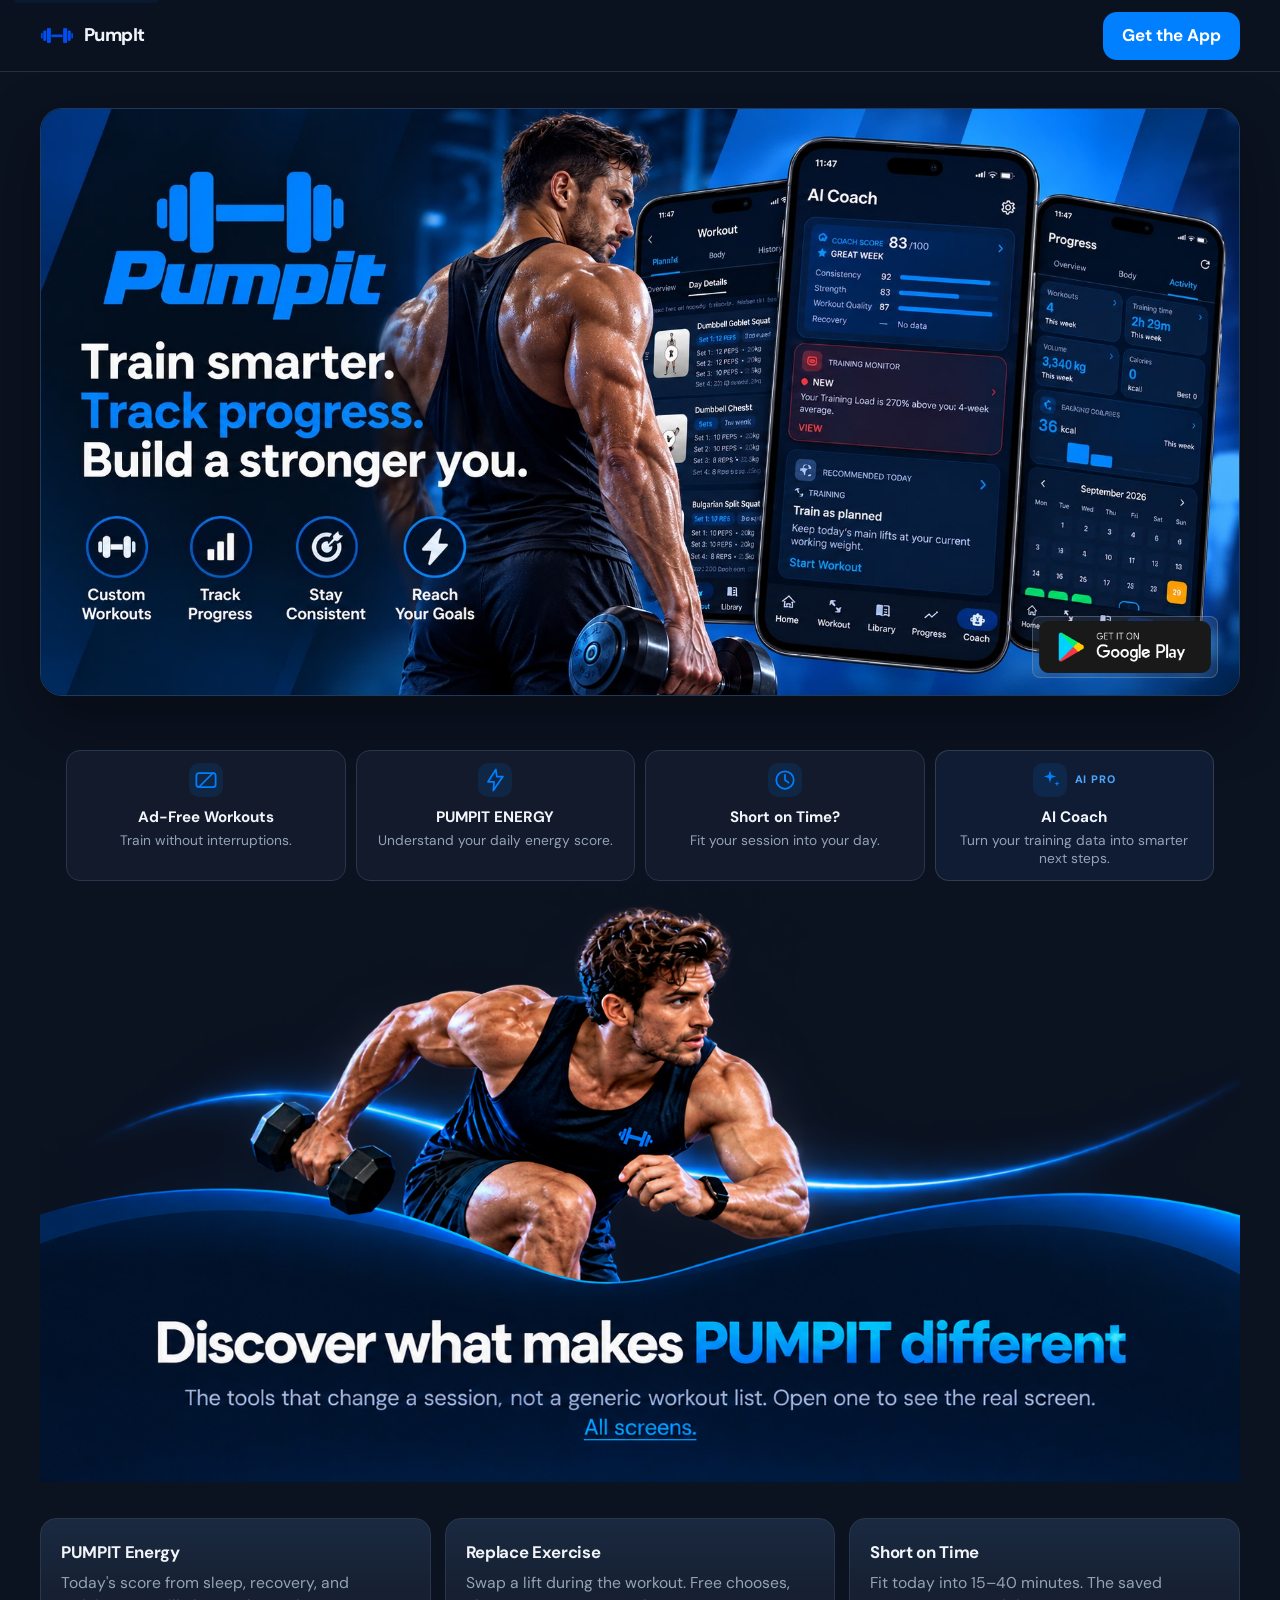
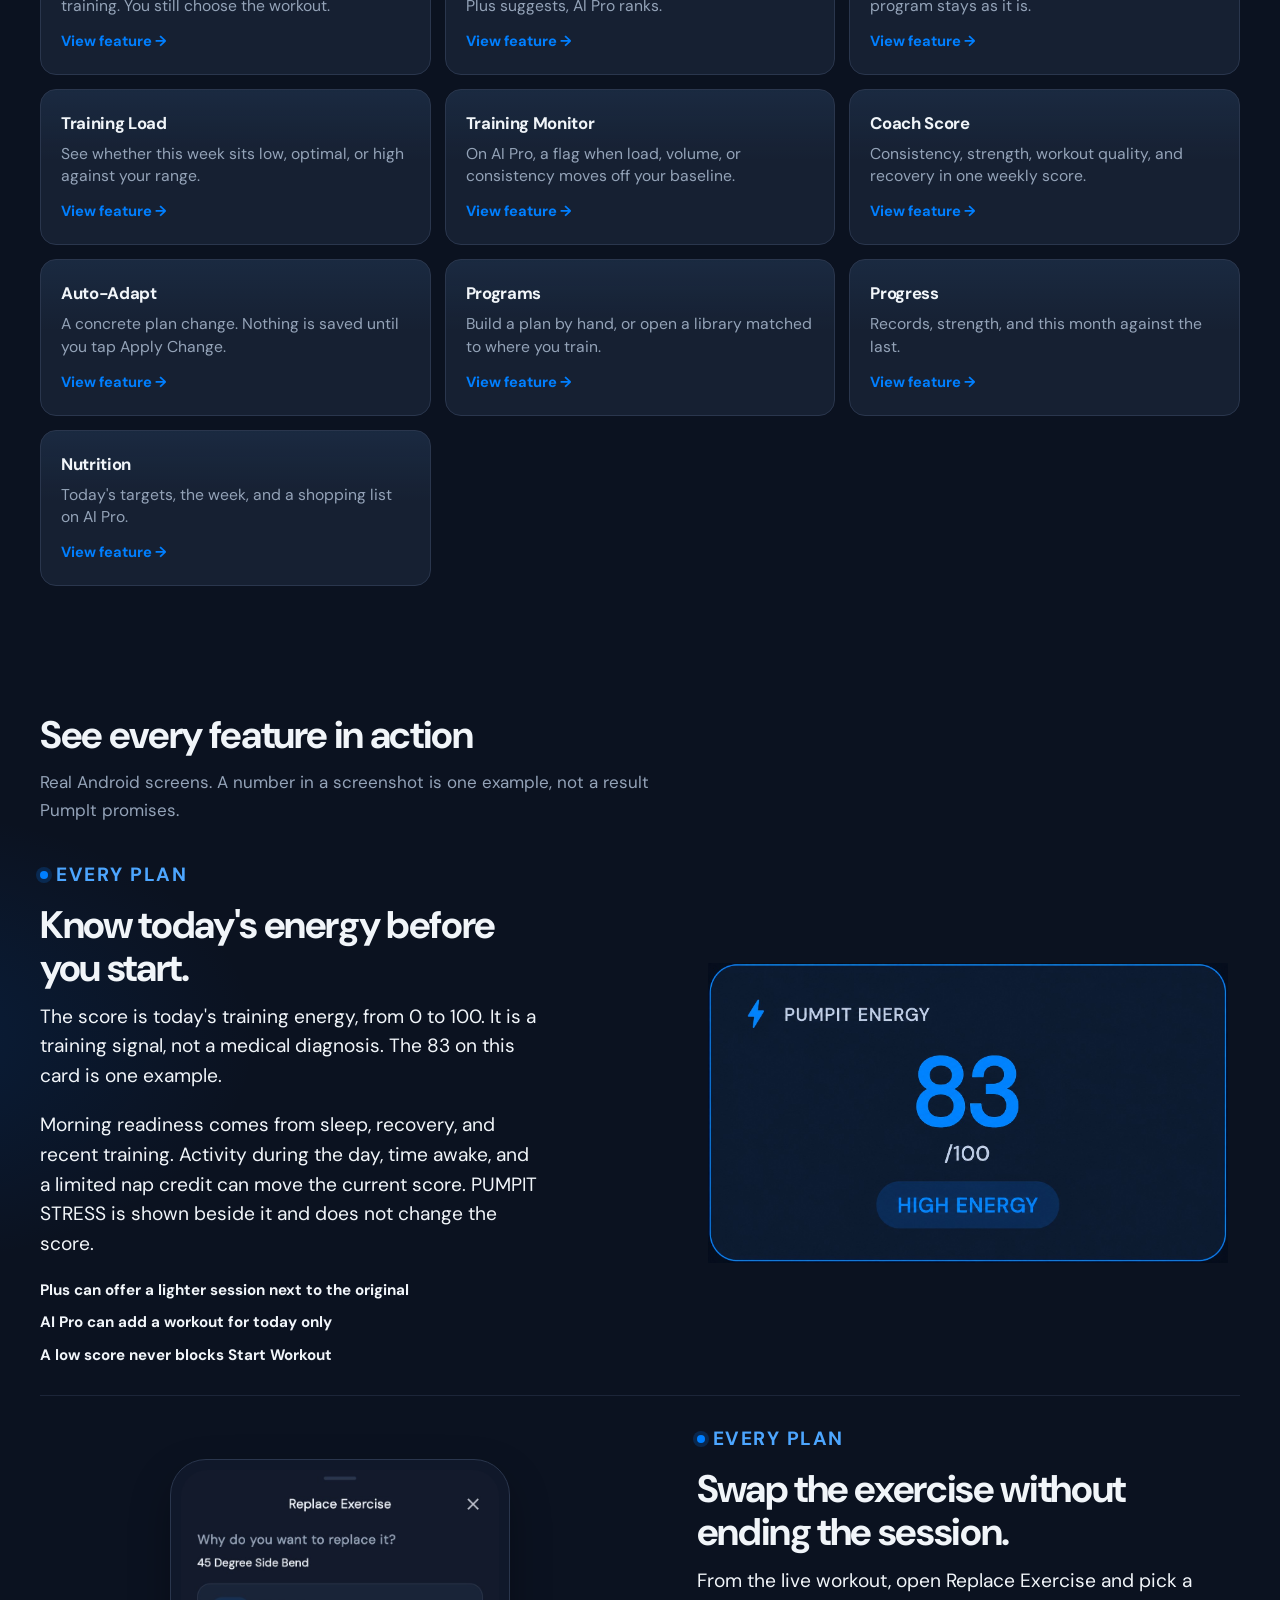
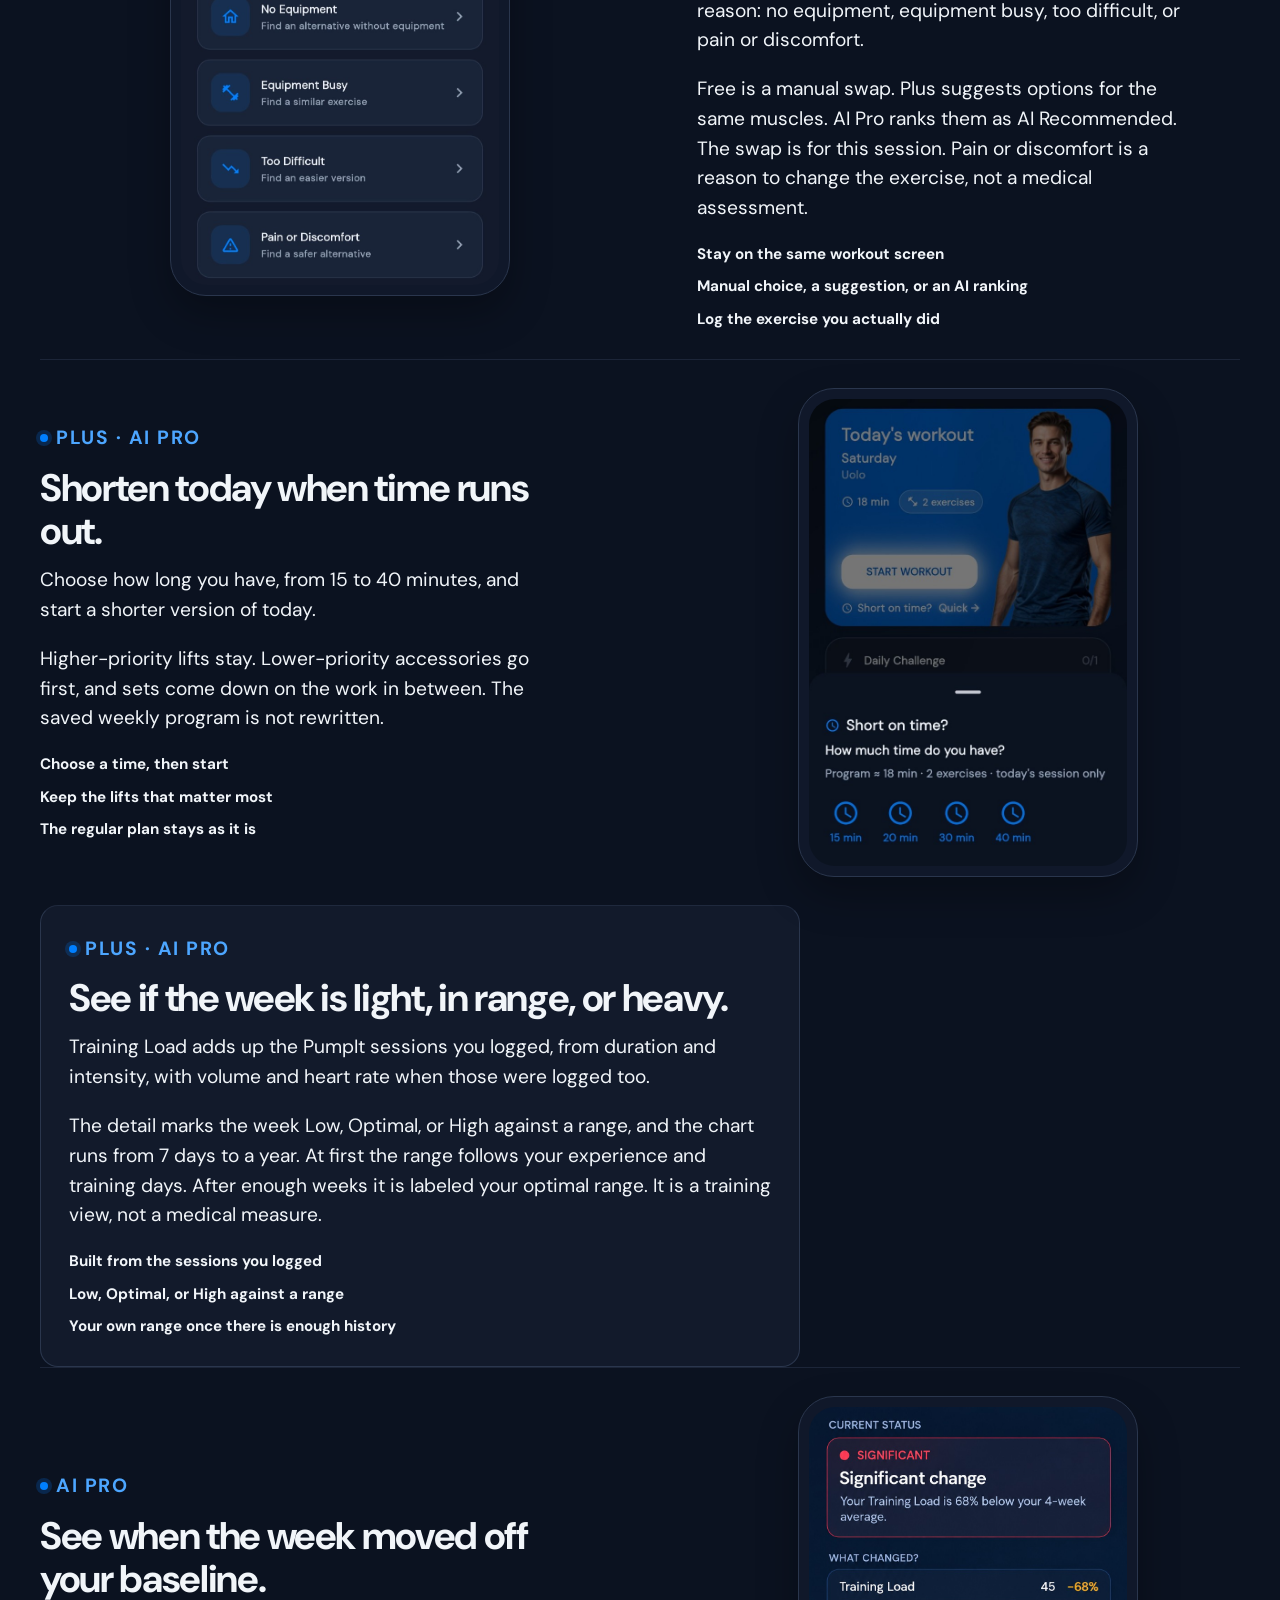
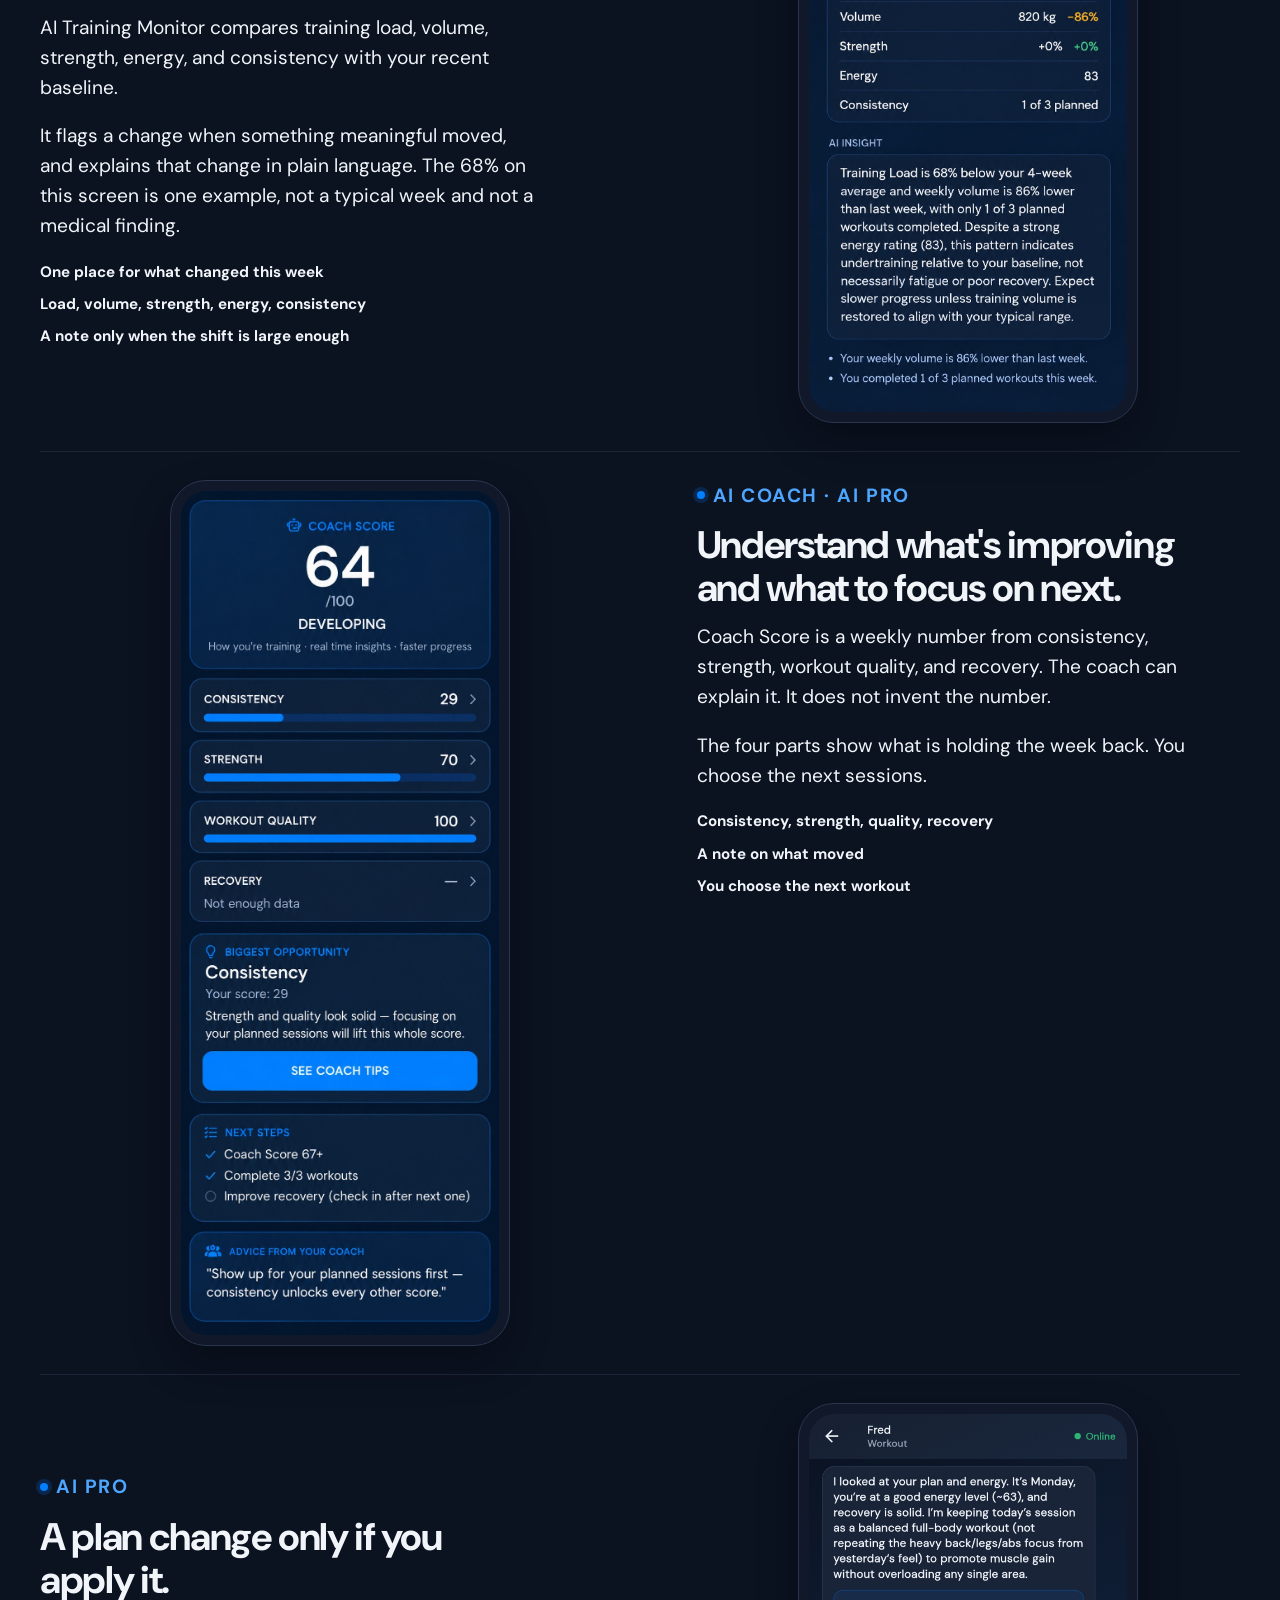
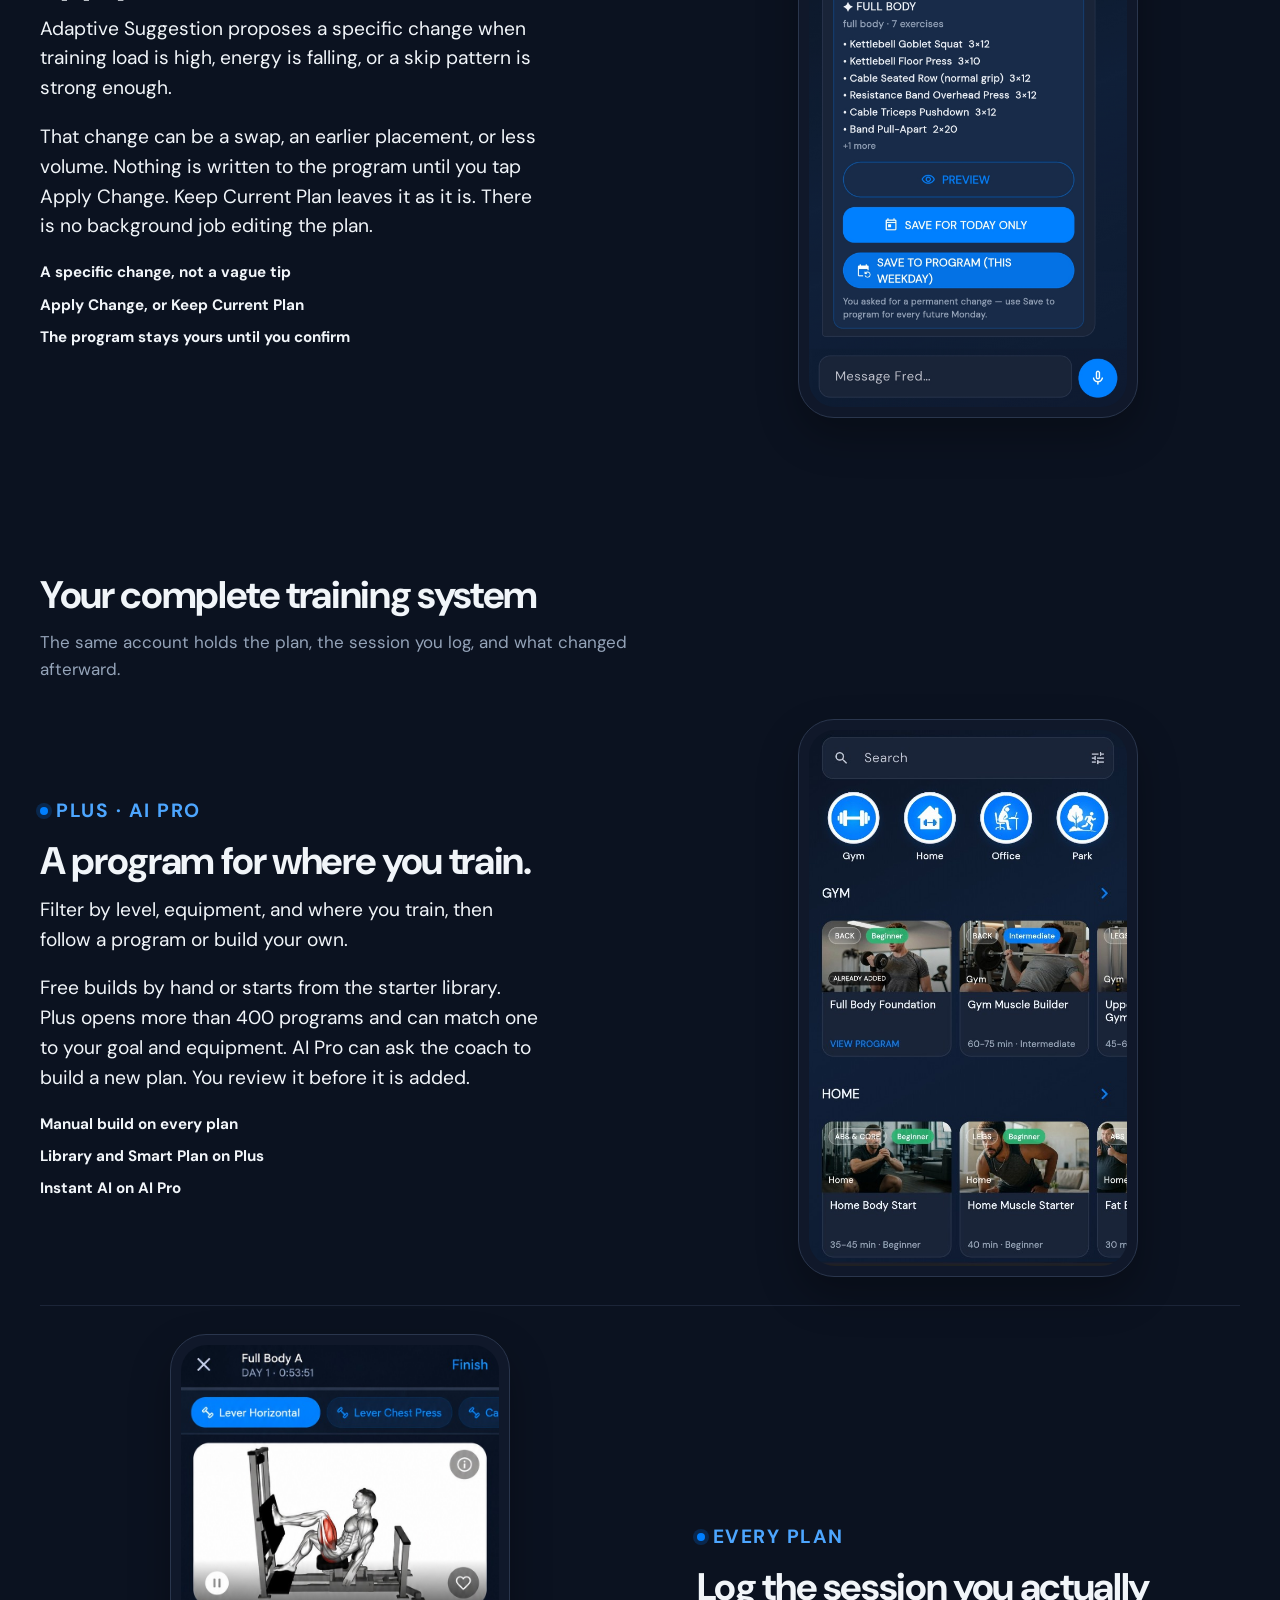
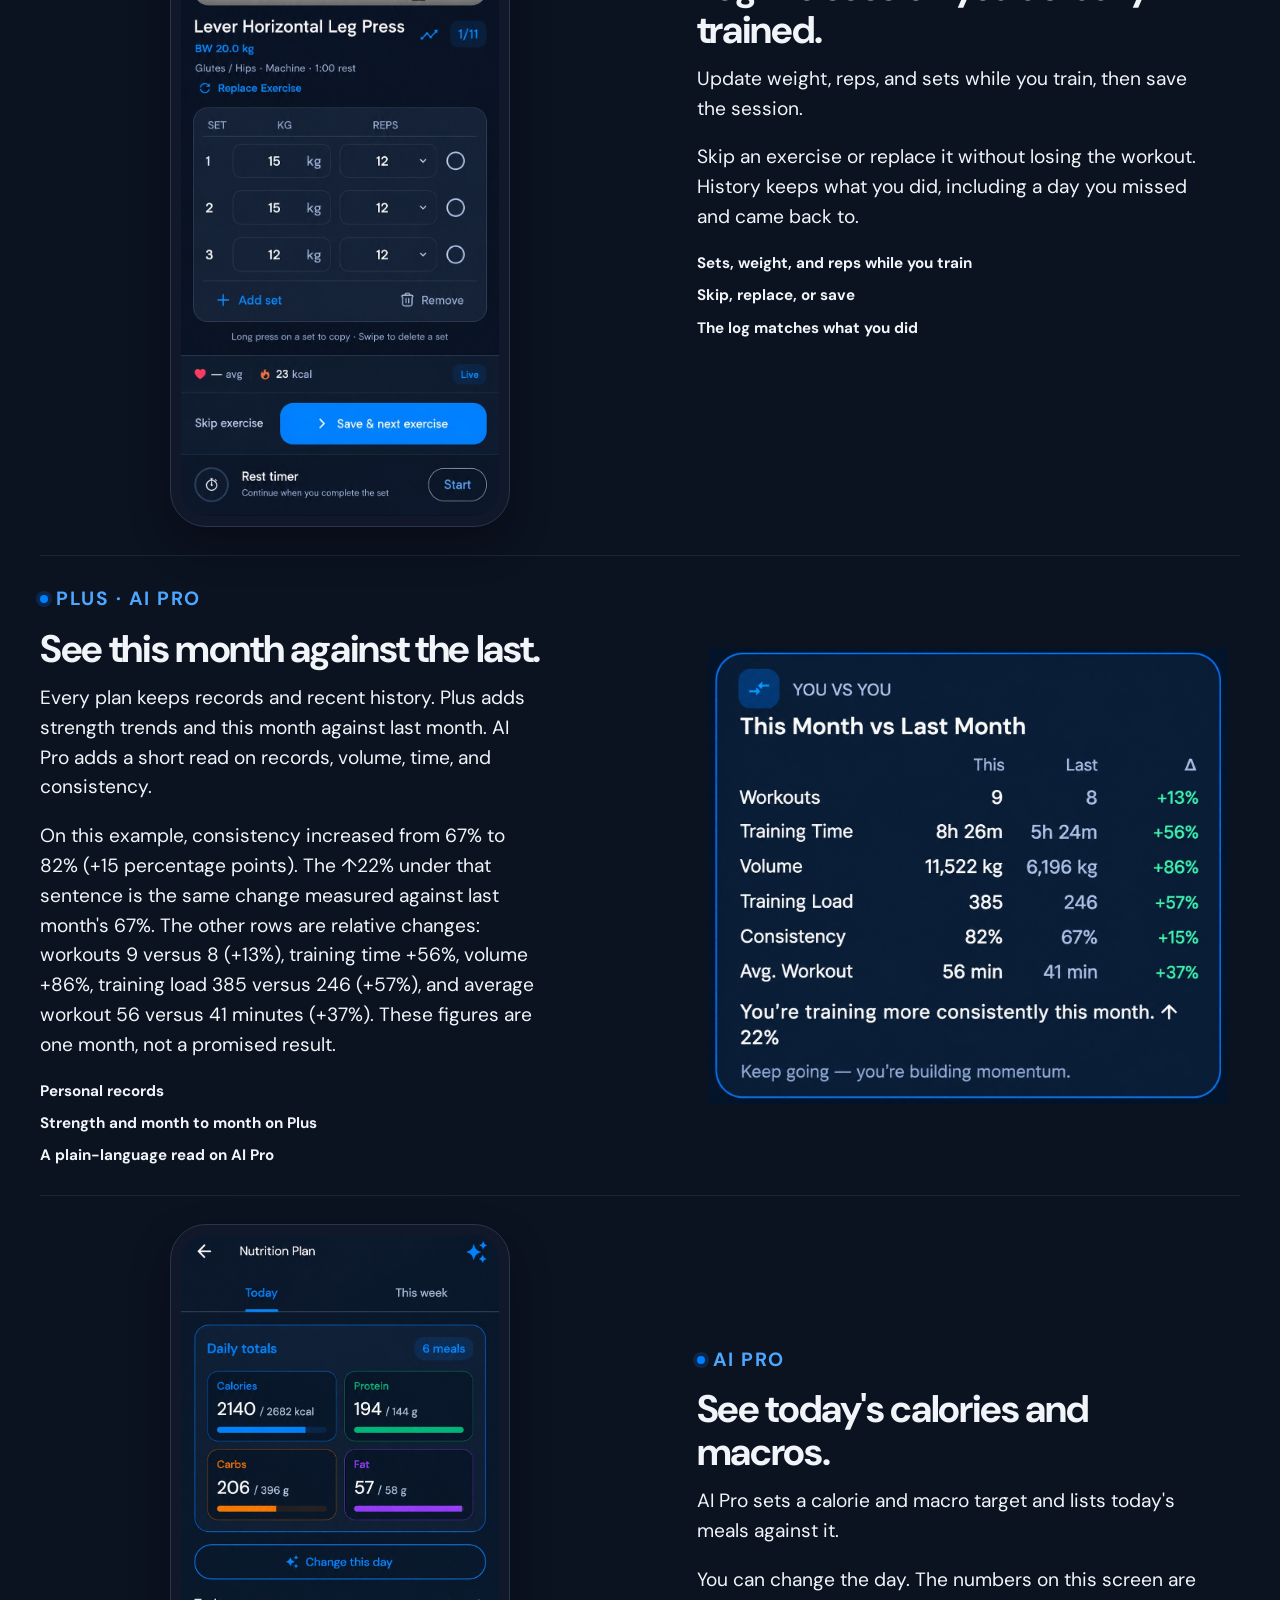
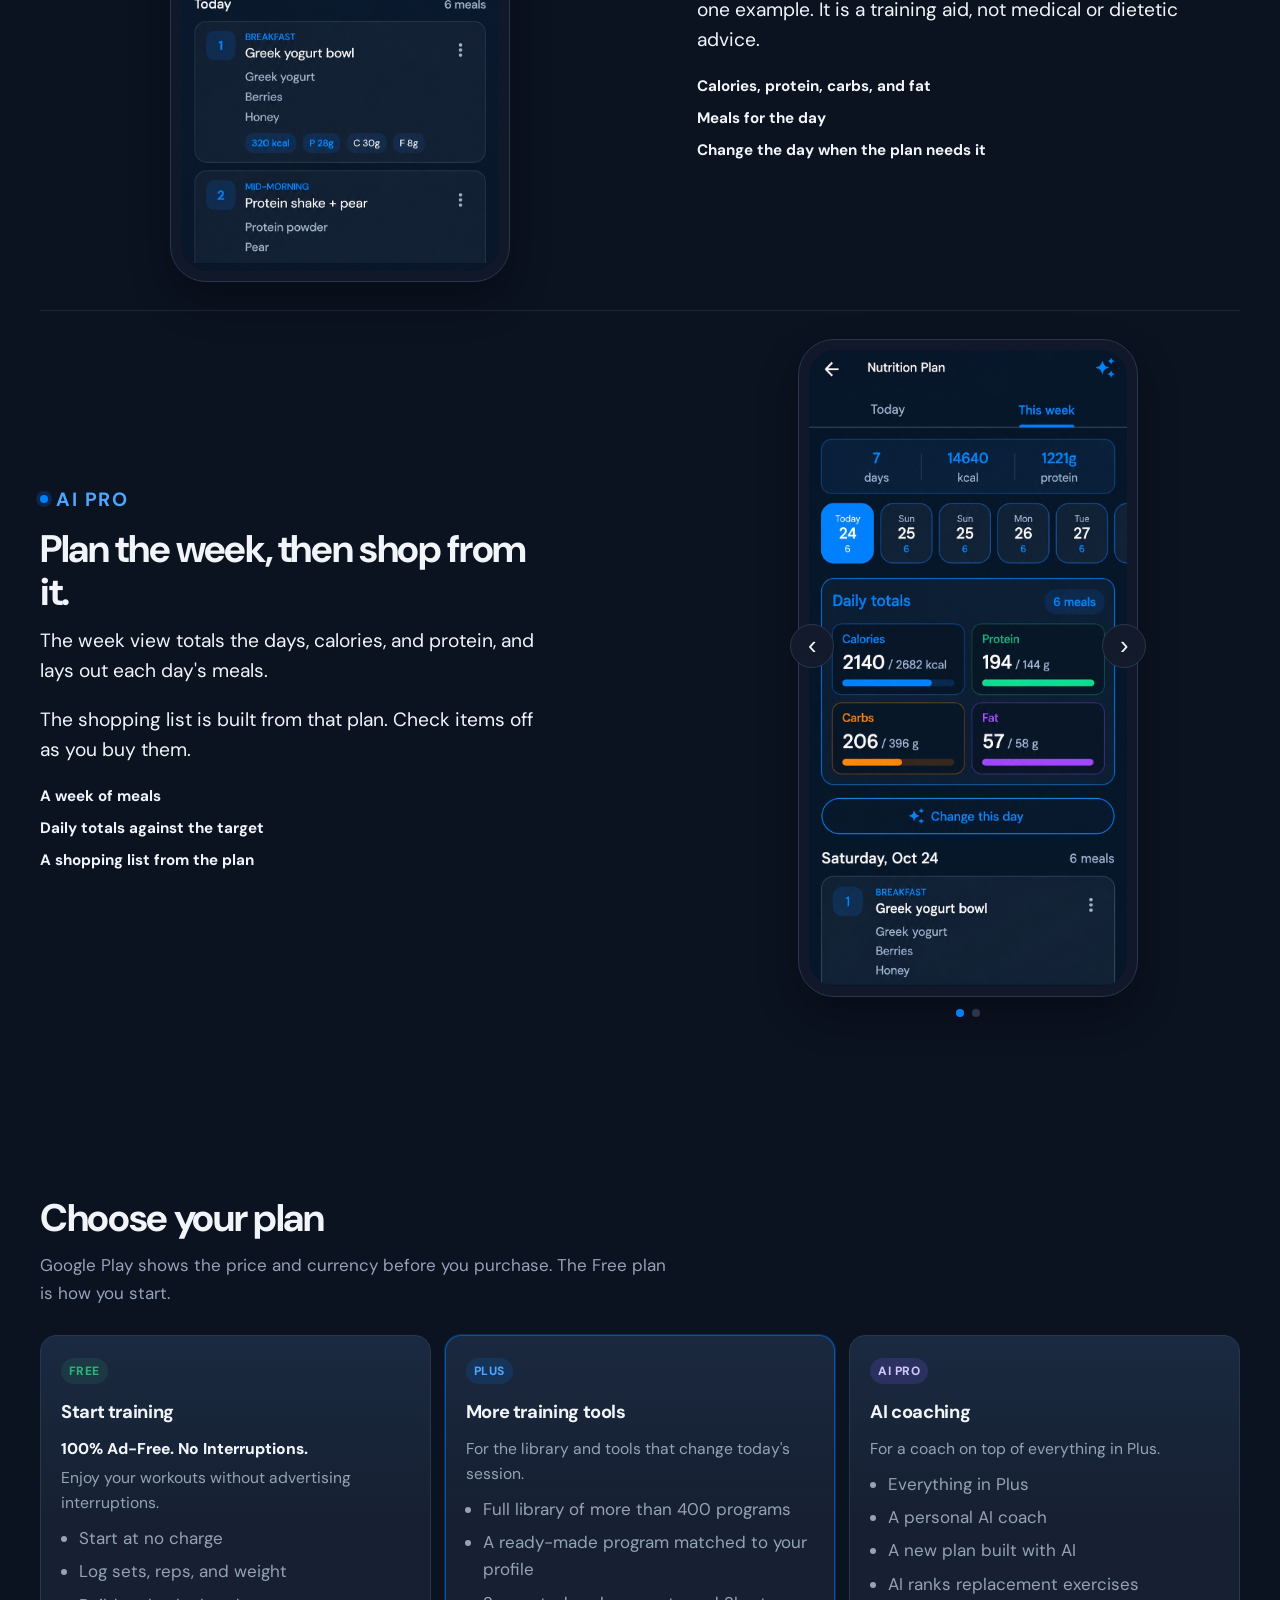
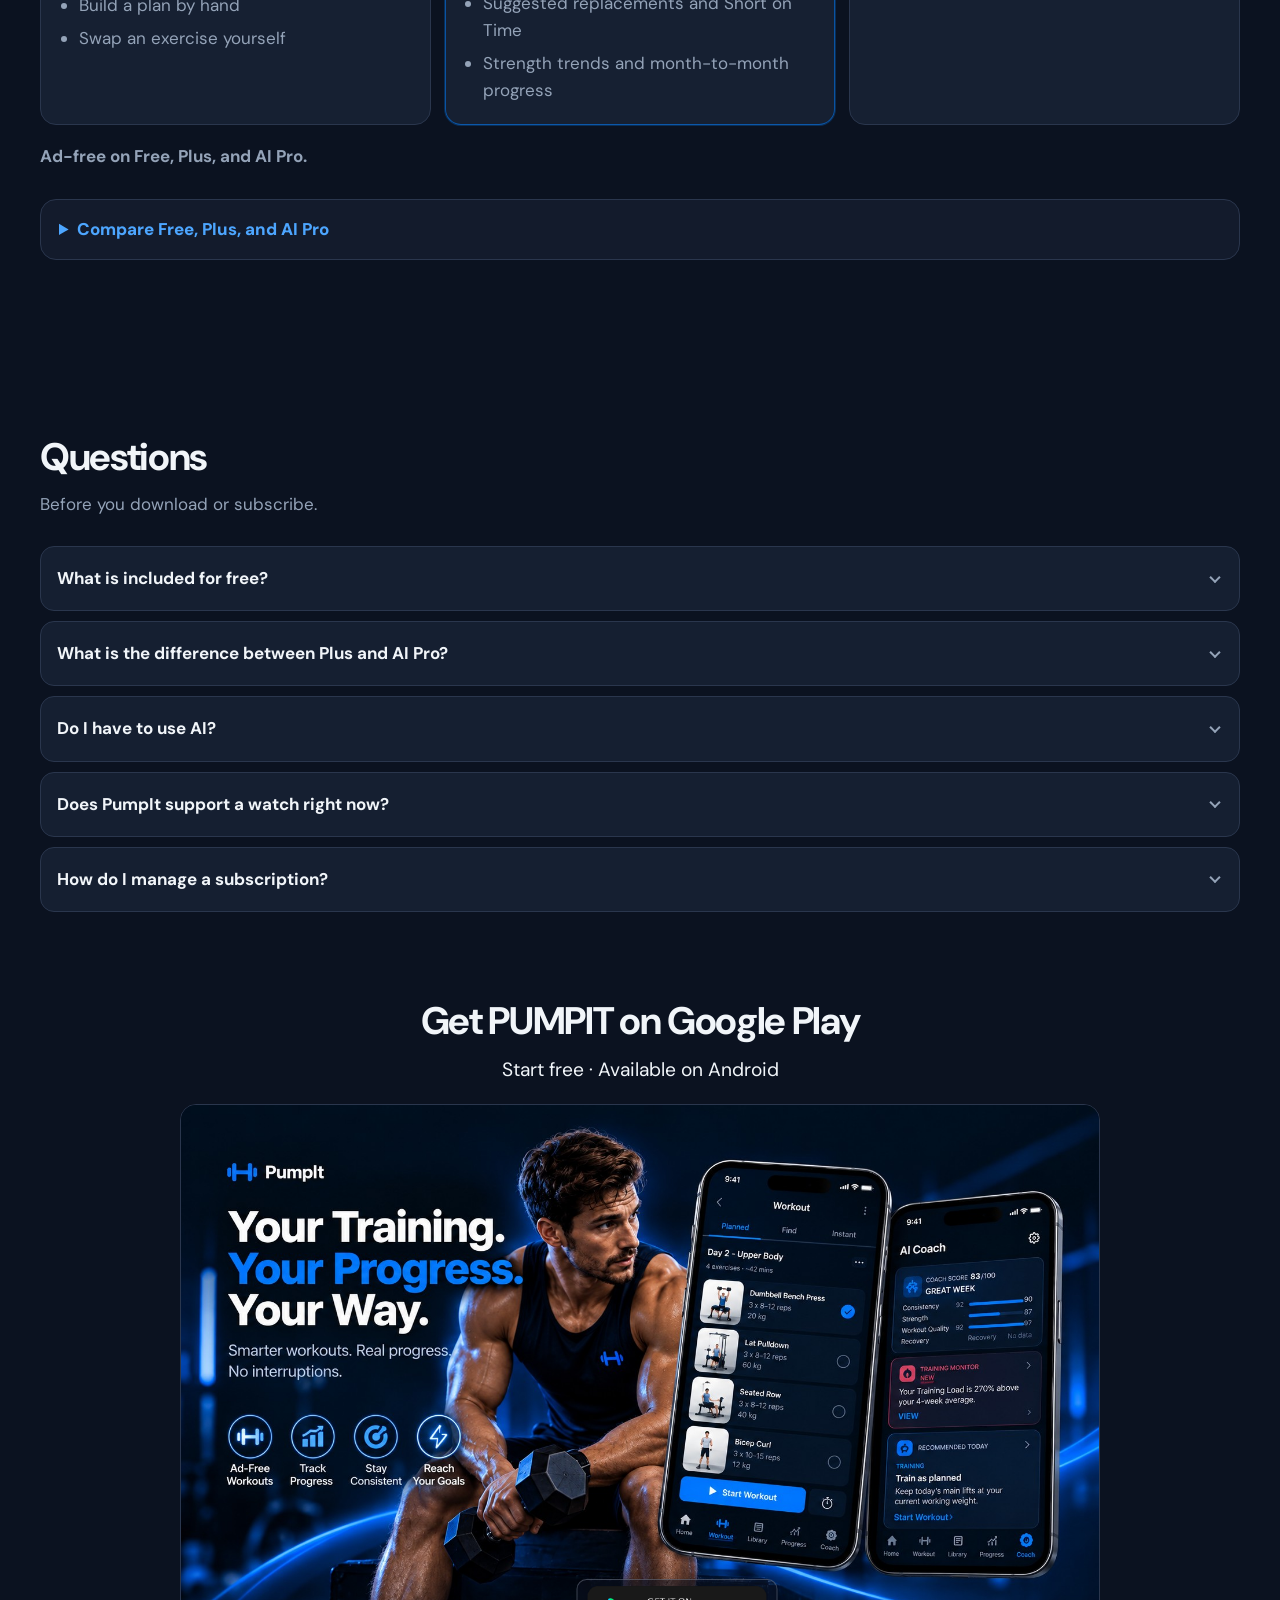
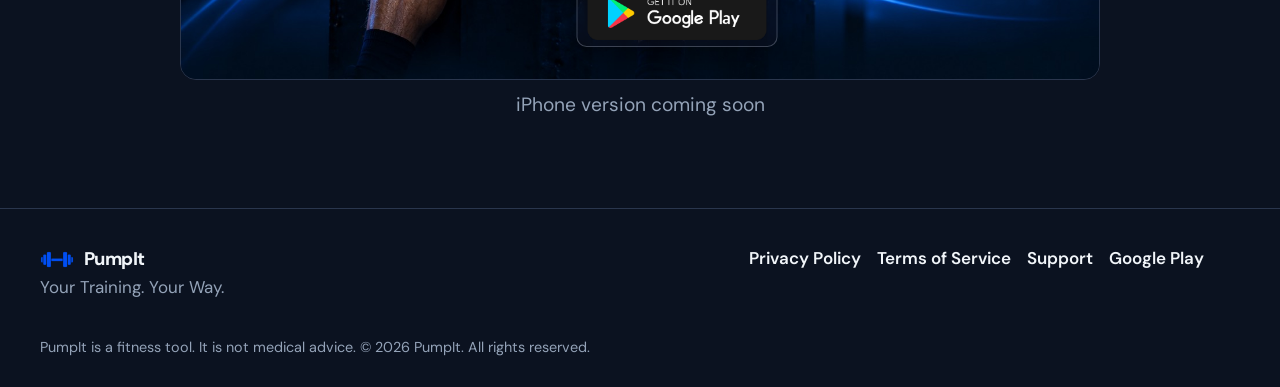
<file: index.html>
<!DOCTYPE html>
<html lang="en">
<head>
  <meta charset="utf-8">
  <meta name="viewport" content="width=device-width, initial-scale=1">
  <title>PumpIt — Your Training. Your Way.</title>
  <meta name="description" content="Build your training plan, track every set, and adapt your workout when equipment is busy or your training needs to change. Free on Android. iPhone coming soon.">
  <link rel="canonical" href="https://pumpit.app/">
  <meta name="theme-color" content="#0B1220">
  <meta name="robots" content="index,follow">
  <meta property="og:type" content="website">
  <meta property="og:site_name" content="PumpIt">
  <meta property="og:title" content="PumpIt — Your Workout. Your Progress.">
  <meta property="og:description" content="Build your training plan, track every set, and adapt your workout when equipment is busy or your training needs to change.">
  <meta property="og:url" content="https://pumpit.app/">
  <meta property="og:image" content="https://pumpit.app/assets/og.png">
  <meta property="og:image:width" content="1200">
  <meta property="og:image:height" content="630">
  <meta name="twitter:card" content="summary_large_image">
  <meta name="twitter:title" content="PumpIt — Your Workout. Your Progress.">
  <meta name="twitter:description" content="Build your training plan, track every set, and adapt your workout when equipment is busy or your training needs to change.">
  <meta name="twitter:image" content="https://pumpit.app/assets/og.png">
  <link rel="icon" href="assets/favicon.svg" type="image/svg+xml">
  <link rel="icon" href="assets/favicon-32.png" sizes="32x32" type="image/png">
  <link rel="apple-touch-icon" href="assets/apple-touch-icon.png">
  <link rel="manifest" href="site.webmanifest">
  <link rel="preconnect" href="https://fonts.googleapis.com">
  <link rel="preconnect" href="https://fonts.gstatic.com" crossorigin>
  <link href="https://fonts.googleapis.com/css2?family=DM+Sans:ital,opsz,wght@0,9..40,400;0,9..40,500;0,9..40,600;0,9..40,700;0,9..40,800&display=swap" rel="stylesheet">
  <link rel="stylesheet" href="css/styles.css">
  <script type="application/ld+json">
  {
    "@context": "https://schema.org",
    "@type": "MobileApplication",
    "name": "PumpIt",
    "operatingSystem": "Android",
    "applicationCategory": "HealthApplication",
    "description": "Fitness app for building workout plans, logging sets, and tracking personal records and progress.",
    "downloadUrl": "https://play.google.com/store/apps/details?id=com.pumpit.fitness",
    "installUrl": "https://play.google.com/store/apps/details?id=com.pumpit.fitness",
    "offers": { "@type": "Offer", "price": "0", "priceCurrency": "USD" },
    "url": "https://pumpit.app/"
  }
  </script>

  <!-- Google tag (gtag.js) -->
<script async src="https://www.googletagmanager.com/gtag/js?id=AW-18544632089"></script>
<script>
  window.dataLayer = window.dataLayer || [];
  function gtag(){dataLayer.push(arguments);}
  gtag('js', new Date());

  gtag('config', 'AW-18544632089');
</script> 
</head>
<body>
  <a class="skip" href="#content">Skip to content</a>
  <header class="site-header">
    <div class="wrap header-inner">
      <a class="brand" href="index.html">
        <img src="assets/mark.png" alt="" width="68" height="33">
        PumpIt
      </a>
      <details class="nav-details">
        <summary aria-label="Menu"><span>Menu</span><i class="burger" aria-hidden="true"></i></summary>
        <ul class="nav-links">
          <li><a href="#discover">Features</a></li>
          <li><a href="#plans">Plans</a></li>
          <li><a href="#faq">FAQ</a></li>
        </ul>
      </details>
      <a class="btn btn-primary header-cta" href="https://play.google.com/store/apps/details?id=com.pumpit.fitness">Get the App</a>
    </div>
  </header>

  <main id="content">
    <section class="home-hero">
      <div class="wrap">
        <h1 class="visually-hidden">Your Workout. Your Progress.</h1>
        <div class="hero-frame">
          <img class="hero-banner" src="assets/hero-banner.jpg" width="1024" height="500" alt="PumpIt. Train smarter. Track progress. Build a stronger you. Phone screens show a workout, the AI coach, and progress." fetchpriority="high" decoding="async">
          <a class="hero-play store-link" href="https://play.google.com/store/apps/details?id=com.pumpit.fitness" aria-label="Get PUMPIT on Google Play">
            <img src="assets/google-play-badge.png" width="646" height="250" alt="">
          </a>
        </div>
      </div>
    </section>

    <section class="why-row" aria-labelledby="why-pumpit">
      <div class="wrap">
        <h2 id="why-pumpit" class="visually-hidden">Why PUMPIT?</h2>
        <div class="discover-stage">
          <ul class="why-row-list why-on-discover">
            <li>
              <span class="why-icon" aria-hidden="true">
                <svg viewBox="0 0 32 32" width="28" height="28"><rect x="5" y="8" width="22" height="16" rx="3" fill="none" stroke="currentColor" stroke-width="2"/><path d="M8 24 L24 8" stroke="currentColor" stroke-width="2" stroke-linecap="round"/></svg>
              </span>
              <h3>Ad-Free Workouts</h3>
              <p>Train without interruptions.</p>
            </li>
            <li>
              <a href="#energy">
                <span class="why-icon" aria-hidden="true">
                  <svg viewBox="0 0 32 32" width="28" height="28"><path d="M17 4 L8 18 h7 l-1 10 11-16 h-7 z" fill="none" stroke="currentColor" stroke-width="2" stroke-linejoin="round"/></svg>
                </span>
                <h3>PUMPIT ENERGY</h3>
                <p>Understand your daily energy score.</p>
              </a>
            </li>
            <li>
              <a href="#shorten">
                <span class="why-icon" aria-hidden="true">
                  <svg viewBox="0 0 32 32" width="28" height="28"><circle cx="16" cy="16" r="10" fill="none" stroke="currentColor" stroke-width="2"/><path d="M16 10 v6 l4 3" fill="none" stroke="currentColor" stroke-width="2" stroke-linecap="round"/></svg>
                </span>
                <h3>Short on Time?</h3>
                <p>Fit your session into your day.</p>
              </a>
            </li>
            <li class="why-ai">
              <a href="#ai-coach">
                <span class="why-ai-head">
                  <span class="why-icon" aria-hidden="true">
                    <svg viewBox="0 0 32 32" width="28" height="28"><path d="M16 5 l1.6 5.2 L23 12 l-5.4 1.8 L16 19 l-1.6-5.2 L9 12 l5.4-1.8 Z" fill="currentColor"/><path d="M24 17 l.8 2.4 L27 20 l-2.2.8 L24 23 l-.8-2.2 L21 20 l2.2-.6 Z" fill="currentColor"/></svg>
                  </span>
                  <span class="why-ai-label">AI PRO</span>
                </span>
                <h3>AI Coach</h3>
                <p>Turn your training data into smarter next steps.</p>
              </a>
            </li>
          </ul>
          <div class="discover-art-frame">
            <img class="discover-art" src="assets/shots/discover.png" width="1586" height="992" alt="" decoding="async" loading="lazy">
            <a class="discover-all-screens" href="features/index.html" aria-label="All screens"></a>
          </div>
        </div>
      </div>
    </section>

    <section class="block" id="discover">
      <div class="wrap">
        <h2 class="visually-hidden">Discover what makes PumpIt different</h2>
        <div class="discover-grid">
          <a class="card discover-card" href="#energy"><h3>PUMPIT Energy</h3><p>Today's score from sleep, recovery, and training. You still choose the workout.</p><span class="view-feature">View feature →</span></a>
          <a class="card discover-card" href="#replace"><h3>Replace Exercise</h3><p>Swap a lift during the workout. Free chooses, Plus suggests, AI Pro ranks.</p><span class="view-feature">View feature →</span></a>
          <a class="card discover-card" href="#shorten"><h3>Short on Time</h3><p>Fit today into 15–40 minutes. The saved program stays as it is.</p><span class="view-feature">View feature →</span></a>
          <a class="card discover-card" href="#load"><h3>Training Load</h3><p>See whether this week sits low, optimal, or high against your range.</p><span class="view-feature">View feature →</span></a>
          <a class="card discover-card" href="#monitor"><h3>Training Monitor</h3><p>On AI Pro, a flag when load, volume, or consistency moves off your baseline.</p><span class="view-feature">View feature →</span></a>
          <a class="card discover-card" href="#ai-coach"><h3>Coach Score</h3><p>Consistency, strength, workout quality, and recovery in one weekly score.</p><span class="view-feature">View feature →</span></a>
          <a class="card discover-card" href="#adapt"><h3>Auto-Adapt</h3><p>A concrete plan change. Nothing is saved until you tap Apply Change.</p><span class="view-feature">View feature →</span></a>
          <a class="card discover-card" href="#programs"><h3>Programs</h3><p>Build a plan by hand, or open a library matched to where you train.</p><span class="view-feature">View feature →</span></a>
          <a class="card discover-card" href="#progress"><h3>Progress</h3><p>Records, strength, and this month against the last.</p><span class="view-feature">View feature →</span></a>
          <a class="card discover-card" href="#nutrition"><h3>Nutrition</h3><p>Today's targets, the week, and a shopping list on AI Pro.</p><span class="view-feature">View feature →</span></a>
        </div>
      </div>
    </section>

    <section class="block" id="features-detail">
      <div class="wrap">
        <div class="section-head">
          <h2>See every feature in action</h2>
          <p>Real Android screens. A number in a screenshot is one example, not a result PumpIt promises.</p>
        </div>

        <article class="band" id="energy">
          <div class="band-copy">
            <p class="eyebrow">Every plan</p>
            <h2>Know today's energy before you start.</h2>
            <p>The score is today's training energy, from 0 to 100. It is a training signal, not a medical diagnosis. The 83 on this card is one example.</p>
            <p>Morning readiness comes from sleep, recovery, and recent training. Activity during the day, time awake, and a limited nap credit can move the current score. PUMPIT STRESS is shown beside it and does not change the score.</p>
            <ul class="band-points">
              <li>Plus can offer a lighter session next to the original</li>
              <li>AI Pro can add a workout for today only</li>
              <li>A low score never blocks Start Workout</li>
            </ul>
          </div>
          <div class="shot-wide">
            <img src="assets/shots/energy.jpg" width="1080" height="631" alt="PUMPIT Energy card with a score of 83 out of 100, one example." decoding="async">
          </div>
        </article>

        <article class="band flip" id="replace">
          <div class="band-copy">
            <p class="eyebrow">Every plan</p>
            <h2>Swap the exercise without ending the session.</h2>
            <p>From the live workout, open Replace Exercise and pick a reason: no equipment, equipment busy, too difficult, or pain or discomfort.</p>
            <p>Free is a manual swap. Plus suggests options for the same muscles. AI Pro ranks them as AI Recommended. The swap is for this session. Pain or discomfort is a reason to change the exercise, not a medical assessment.</p>
            <ul class="band-points">
              <li>Stay on the same workout screen</li>
              <li>Manual choice, a suggestion, or an AI ranking</li>
              <li>Log the exercise you actually did</li>
            </ul>
          </div>
          <div class="shot-phone">
            <img src="assets/shots/replace-exercise.jpg" width="783" height="1024" alt="Replace Exercise reasons: no equipment, equipment busy, too difficult, or pain or discomfort." decoding="async">
          </div>
        </article>

        <article class="band" id="shorten">
          <div class="band-copy">
            <p class="eyebrow">Plus · AI Pro</p>
            <h2>Shorten today when time runs out.</h2>
            <p>Choose how long you have, from 15 to 40 minutes, and start a shorter version of today.</p>
            <p>Higher-priority lifts stay. Lower-priority accessories go first, and sets come down on the work in between. The saved weekly program is not rewritten.</p>
            <ul class="band-points">
              <li>Choose a time, then start</li>
              <li>Keep the lifts that matter most</li>
              <li>The regular plan stays as it is</li>
            </ul>
          </div>
          <div class="shot-phone">
            <img src="assets/shots/short-time.jpg" width="698" height="1024" alt="Short on Time choices from 15 to 40 minutes." decoding="async">
          </div>
        </article>

        <article class="band band-note" id="load">
          <div class="band-copy">
            <p class="eyebrow">Plus · AI Pro</p>
            <h2>See if the week is light, in range, or heavy.</h2>
            <p>Training Load adds up the PumpIt sessions you logged, from duration and intensity, with volume and heart rate when those were logged too.</p>
            <p>The detail marks the week Low, Optimal, or High against a range, and the chart runs from 7 days to a year. At first the range follows your experience and training days. After enough weeks it is labeled your optimal range. It is a training view, not a medical measure.</p>
            <ul class="band-points">
              <li>Built from the sessions you logged</li>
              <li>Low, Optimal, or High against a range</li>
              <li>Your own range once there is enough history</li>
            </ul>
          </div>
        </article>

        <article class="band" id="monitor">
          <div class="band-copy">
            <p class="eyebrow">AI Pro</p>
            <h2>See when the week moved off your baseline.</h2>
            <p>AI Training Monitor compares training load, volume, strength, energy, and consistency with your recent baseline.</p>
            <p>It flags a change when something meaningful moved, and explains that change in plain language. The 68% on this screen is one example, not a typical week and not a medical finding.</p>
            <ul class="band-points">
              <li>One place for what changed this week</li>
              <li>Load, volume, strength, energy, consistency</li>
              <li>A note only when the shift is large enough</li>
            </ul>
          </div>
          <div class="shot-phone">
            <img src="assets/shots/monitor.jpg" width="538" height="1024" alt="AI Training Monitor showing Training Load, volume, strength, energy, and consistency against a recent baseline." decoding="async">
          </div>
        </article>

        <article class="band flip" id="ai-coach">
          <div class="band-copy">
            <p class="eyebrow">AI Coach · AI Pro</p>
            <h2>Understand what's improving and what to focus on next.</h2>
            <p>Coach Score is a weekly number from consistency, strength, workout quality, and recovery. The coach can explain it. It does not invent the number.</p>
            <p>The four parts show what is holding the week back. You choose the next sessions.</p>
            <ul class="band-points">
              <li>Consistency, strength, quality, recovery</li>
              <li>A note on what moved</li>
              <li>You choose the next workout</li>
            </ul>
          </div>
          <div class="shot-phone">
            <img src="assets/shots/coach-score.jpg" width="385" height="1024" alt="Coach Score with consistency, strength, workout quality, and recovery." decoding="async">
          </div>
        </article>

        <article class="band" id="adapt">
          <div class="band-copy">
            <p class="eyebrow">AI Pro</p>
            <h2>A plan change only if you apply it.</h2>
            <p>Adaptive Suggestion proposes a specific change when training load is high, energy is falling, or a skip pattern is strong enough.</p>
            <p>That change can be a swap, an earlier placement, or less volume. Nothing is written to the program until you tap Apply Change. Keep Current Plan leaves it as it is. There is no background job editing the plan.</p>
            <ul class="band-points">
              <li>A specific change, not a vague tip</li>
              <li>Apply Change, or Keep Current Plan</li>
              <li>The program stays yours until you confirm</li>
            </ul>
          </div>
          <div class="shot-phone">
            <img src="assets/shots/change_workout.jpg" width="1080" height="2012" alt="Adaptive Suggestion showing a proposed plan change with Apply Change and Keep Current Plan." decoding="async">
          </div>
        </article>
      </div>
    </section>

    <section class="block" id="system">
      <div class="wrap">
        <div class="section-head">
          <h2>Your complete training system</h2>
          <p>The same account holds the plan, the session you log, and what changed afterward.</p>
        </div>

        <article class="band" id="programs">
          <div class="band-copy">
            <p class="eyebrow">Plus · AI Pro</p>
            <h2>A program for where you train.</h2>
            <p>Filter by level, equipment, and where you train, then follow a program or build your own.</p>
            <p>Free builds by hand or starts from the starter library. Plus opens more than 400 programs and can match one to your goal and equipment. AI Pro can ask the coach to build a new plan. You review it before it is added.</p>
            <ul class="band-points">
              <li>Manual build on every plan</li>
              <li>Library and Smart Plan on Plus</li>
              <li>Instant AI on AI Pro</li>
            </ul>
          </div>
          <div class="shot-phone">
            <img src="assets/shots/programs.jpg" width="607" height="1024" alt="Program library filtered by Gym, Home, Office, and Park." decoding="async">
          </div>
        </article>

        <article class="band flip" id="logging">
          <div class="band-copy">
            <p class="eyebrow">Every plan</p>
            <h2>Log the session you actually trained.</h2>
            <p>Update weight, reps, and sets while you train, then save the session.</p>
            <p>Skip an exercise or replace it without losing the workout. History keeps what you did, including a day you missed and came back to.</p>
            <ul class="band-points">
              <li>Sets, weight, and reps while you train</li>
              <li>Skip, replace, or save</li>
              <li>The log matches what you did</li>
            </ul>
          </div>
          <div class="shot-phone">
            <img src="assets/shots/active-workout.jpg" width="398" height="1024" alt="Active workout with sets, weight, reps, and Replace Exercise." decoding="async">
          </div>
        </article>

        <article class="band" id="progress">
          <div class="band-copy">
            <p class="eyebrow">Plus · AI Pro</p>
            <h2>See this month against the last.</h2>
            <p>Every plan keeps records and recent history. Plus adds strength trends and this month against last month. AI Pro adds a short read on records, volume, time, and consistency.</p>
            <p>On this example, consistency increased from 67% to 82% (+15 percentage points). The ↑22% under that sentence is the same change measured against last month's 67%. The other rows are relative changes: workouts 9 versus 8 (+13%), training time +56%, volume +86%, training load 385 versus 246 (+57%), and average workout 56 versus 41 minutes (+37%). These figures are one month, not a promised result.</p>
            <ul class="band-points">
              <li>Personal records</li>
              <li>Strength and month to month on Plus</li>
              <li>A plain-language read on AI Pro</li>
            </ul>
          </div>
          <div class="shot-wide">
            <img src="assets/shots/you-vs-you.jpg" width="1024" height="903" alt="This month compared with last month." decoding="async">
          </div>
        </article>

        <article class="band flip" id="nutrition">
          <div class="band-copy">
            <p class="eyebrow">AI Pro</p>
            <h2>See today's calories and macros.</h2>
            <p>AI Pro sets a calorie and macro target and lists today's meals against it.</p>
            <p>You can change the day. The numbers on this screen are one example. It is a training aid, not medical or dietetic advice.</p>
            <ul class="band-points">
              <li>Calories, protein, carbs, and fat</li>
              <li>Meals for the day</li>
              <li>Change the day when the plan needs it</li>
            </ul>
          </div>
          <div class="shot-phone">
            <img src="assets/shots/nutrition-today.jpg" width="512" height="1024" alt="Nutrition plan for today with calorie and macro targets and meals." decoding="async">
          </div>
        </article>

        <article class="band" id="nutrition-plan">
          <div class="band-copy">
            <p class="eyebrow">AI Pro</p>
            <h2>Plan the week, then shop from it.</h2>
            <p>The week view totals the days, calories, and protein, and lays out each day's meals.</p>
            <p>The shopping list is built from that plan. Check items off as you buy them.</p>
            <ul class="band-points">
              <li>A week of meals</li>
              <li>Daily totals against the target</li>
              <li>A shopping list from the plan</li>
            </ul>
          </div>
          <div class="shot-carousel" data-carousel>
            <button type="button" class="shot-nav shot-prev" aria-label="Previous screen">‹</button>
            <div class="shot-carousel-view">
              <div class="shot-slide is-active">
                <div class="shot-phone">
                  <img src="assets/shots/nutrition-week.jpg" width="512" height="1024" alt="Weekly nutrition plan with daily calorie and macro totals." decoding="async">
                </div>
              </div>
              <div class="shot-slide">
                <div class="shot-phone">
                  <img src="assets/shots/shopping.jpg" width="505" height="1024" alt="Shopping list grouped from the nutrition plan." decoding="async">
                </div>
              </div>
            </div>
            <button type="button" class="shot-nav shot-next" aria-label="Next screen">›</button>
            <div class="shot-dots">
              <button type="button" class="shot-dot" aria-label="Nutrition plan" aria-current="true"></button>
              <button type="button" class="shot-dot" aria-label="Shopping list"></button>
            </div>
          </div>
        </article>
      </div>
    </section>

    <section class="block" id="plans">
      <div class="wrap">
        <div class="section-head">
          <h2>Choose your plan</h2>
          <p>Google Play shows the price and currency before you purchase. The Free plan is how you start.</p>
        </div>
        <div class="plan-cards">
          <article class="card plan-card">
            <span class="tag tag-free">Free</span>
            <h3>Start training</h3>
            <p class="ad-free-kicker">100% Ad-Free. No Interruptions.</p>
            <p>Enjoy your workouts without advertising interruptions.</p>
            <ul>
              <li>Start at no charge</li>
              <li>Log sets, reps, and weight</li>
              <li>Build a plan by hand</li>
              <li>Swap an exercise yourself</li>
            </ul>
          </article>
          <article class="card plan-card featured">
            <span class="tag tag-plus">Plus</span>
            <h3>More training tools</h3>
            <p>For the library and tools that change today's session.</p>
            <ul>
              <li>Full library of more than 400 programs</li>
              <li>A ready-made program matched to your profile</li>
              <li>Suggested replacements and Short on Time</li>
              <li>Strength trends and month-to-month progress</li>
            </ul>
          </article>
          <article class="card plan-card">
            <span class="tag tag-ai">AI Pro</span>
            <h3>AI coaching</h3>
            <p>For a coach on top of everything in Plus.</p>
            <ul>
              <li>Everything in Plus</li>
              <li>A personal AI coach</li>
              <li>A new plan built with AI</li>
              <li>AI ranks replacement exercises</li>
            </ul>
          </article>
        </div>
        <p class="ad-free-note">Ad-free on Free, Plus, and AI Pro.</p>
        <details class="compare">
          <summary>Compare Free, Plus, and AI Pro</summary>
          <div class="table-scroll">
            <table class="plan-table">
            <caption class="visually-hidden">Free, Plus, and AI Pro</caption>
            <thead>
              <tr>
                <th scope="col">Feature</th>
                <th scope="col">Free</th>
                <th scope="col">Plus</th>
                <th scope="col">AI Pro</th>
              </tr>
            </thead>
            <tbody>
              <tr class="plan-group"><th colspan="4" scope="colgroup">Core</th></tr>
              <tr>
                <th scope="row">Program library</th>
                <td>Starter</td>
                <td>Full library</td>
                <td>Full library</td>
              </tr>
              <tr>
                <th scope="row">New plan</th>
                <td>Limited</td>
                <td>Everything</td>
                <td>Everything</td>
              </tr>
              <tr>
                <th scope="row">Existing plans</th>
                <td>Basic</td>
                <td>Advanced</td>
                <td><span class="plan-ai">AI</span></td>
              </tr>
              <tr>
                <th scope="row">Progress</th>
                <td>Basic</td>
                <td>Advanced</td>
                <td><span class="plan-ai">AI</span></td>
              </tr>
              <tr>
                <th scope="row">Body status</th>
                <td>Basic</td>
                <td>Advanced</td>
                <td>Insights <span class="plan-ai">AI</span></td>
              </tr>
              <tr>
                <th scope="row">Activity / Steps</th>
                <td>Basic</td>
                <td>Advanced</td>
                <td>Insights <span class="plan-ai">AI</span></td>
              </tr>
              <tr>
                <th scope="row">Training history</th>
                <td>Recent</td>
                <td>Full</td>
                <td>Full</td>
              </tr>
              <tr>
                <th scope="row">Goals</th>
                <td>Included</td>
                <td>Advanced</td>
                <td><span class="plan-ai">AI</span></td>
              </tr>
              <tr>
                <th scope="row">PUMPIT Energy</th>
                <td>Included</td>
                <td>Advanced</td>
                <td>Insights <span class="plan-ai">AI</span></td>
              </tr>
              <tr>
                <th scope="row">Running and walking</th>
                <td>Basic</td>
                <td>Analytics</td>
                <td>Analysis <span class="plan-ai">AI</span></td>
              </tr>
              <tr>
                <th scope="row">Automatic plan</th>
                <td>Basic</td>
                <td>Advanced</td>
                <td><span class="plan-ai">AI</span></td>
              </tr>
              <tr>
                <th scope="row">Custom Exercise</th>
                <td>Up to 50</td>
                <td>Unlimited</td>
                <td>Unlimited</td>
              </tr>

              <tr class="plan-group"><th colspan="4" scope="colgroup">Training</th></tr>
              <tr>
                <th scope="row">Personal records</th>
                <td>Basic</td>
                <td>Advanced</td>
                <td><span class="plan-ai">AI</span></td>
              </tr>
              <tr>
                <th scope="row">Training trends</th>
                <td>—</td>
                <td>Included</td>
                <td><span class="plan-ai">AI</span></td>
              </tr>
              <tr>
                <th scope="row">Advanced workout analytics</th>
                <td>—</td>
                <td>Included</td>
                <td><span class="plan-ai">AI</span></td>
              </tr>
              <tr>
                <th scope="row">Replace Exercise</th>
                <td>Included</td>
                <td>Included</td>
                <td>Included</td>
              </tr>
              <tr>
                <th scope="row">Smart exercise replacement</th>
                <td>—</td>
                <td>Included</td>
                <td>Included</td>
              </tr>
              <tr>
                <th scope="row">AI Exercise Replacement</th>
                <td>—</td>
                <td>—</td>
                <td><span class="plan-ai">AI</span></td>
              </tr>
              <tr>
                <th scope="row">Smart Workout Input</th>
                <td>—</td>
                <td>Included</td>
                <td>Included</td>
              </tr>
              <tr>
                <th scope="row">Smart Plan</th>
                <td>—</td>
                <td>Included</td>
                <td>Included</td>
              </tr>
              <tr>
                <th scope="row">Short on Time</th>
                <td>—</td>
                <td>Included</td>
                <td>Included</td>
              </tr>


              <tr class="plan-group"><th colspan="4" scope="colgroup">Your AI Coach</th></tr>
              <tr>
                <th scope="row">AI Coach</th>
                <td>—</td>
                <td>—</td>
                <td><span class="plan-ai">AI</span></td>
              </tr>
              <tr>
                <th scope="row">AI Training Monitor</th>
                <td>—</td>
                <td>—</td>
                <td><span class="plan-ai">AI</span></td>
              </tr>
              <tr>
                <th scope="row">AI Goal Coach</th>
                <td>—</td>
                <td>—</td>
                <td><span class="plan-ai">AI</span></td>
              </tr>
              <tr>
                <th scope="row">AI Workout Review</th>
                <td>—</td>
                <td>—</td>
                <td><span class="plan-ai">AI</span></td>
              </tr>
              <tr>
                <th scope="row">AI Adaptive Suggestion</th>
                <td>—</td>
                <td>—</td>
                <td><span class="plan-ai">AI</span></td>
              </tr>
              <tr>
                <th scope="row">AI Skip Analysis</th>
                <td>—</td>
                <td>—</td>
                <td><span class="plan-ai">AI</span></td>
              </tr>
              <tr>
                <th scope="row">AI Recommendations</th>
                <td>—</td>
                <td>—</td>
                <td><span class="plan-ai">AI</span></td>
              </tr>
              <tr>
                <th scope="row">AI Weekly Review</th>
                <td>—</td>
                <td>—</td>
                <td><span class="plan-ai">AI</span></td>
              </tr>
              <tr>
                <th scope="row">AI Monthly Review</th>
                <td>—</td>
                <td>—</td>
                <td><span class="plan-ai">AI</span></td>
              </tr>
              <tr>
                <th scope="row">AI Goal Forecast</th>
                <td>—</td>
                <td>—</td>
                <td><span class="plan-ai">AI</span></td>
              </tr>

              <tr class="plan-group"><th colspan="4" scope="colgroup">Nutrition</th></tr>
              <tr>
                <th scope="row">AI Nutrition Plan</th>
                <td>—</td>
                <td>—</td>
                <td><span class="plan-ai">AI</span></td>
              </tr>
              <tr>
                <th scope="row">Nutrition shopping list</th>
                <td>—</td>
                <td>—</td>
                <td>Included</td>
              </tr>
              <tr>
                <th scope="row">AI Nutrition Insights</th>
                <td>—</td>
                <td>—</td>
                <td><span class="plan-ai">AI</span></td>
              </tr>
              <tr>
                <th scope="row">AI Supplements Insight</th>
                <td>—</td>
                <td>—</td>
                <td><span class="plan-ai">AI</span></td>
              </tr>
            </tbody>
          </table>
          </div>
          <p class="note">Words such as Basic, Advanced, and AI are the labels inside the app. A purple AI mark means the coach adds a read on that row. PUMPIT Watch, heart rate, workout controls, and advanced Energy on the watch are Coming soon on Plus and AI Pro. Subscriptions are billed by Google Play.</p>
        </details>
      </div>
    </section>

    <section class="block" id="faq">
      <div class="wrap">
        <div class="section-head">
          <h2>Questions</h2>
          <p>Before you download or subscribe.</p>
        </div>
        <div class="faq-list">
          <details class="faq-item">
            <summary>What is included for free?</summary>
            <p>The Free plan covers core training: log sets, reps, and weight, build a plan by hand, swap an exercise yourself, and keep recent history and records. You do not need a trial to start. Free, Plus, and AI Pro are all ad-free.</p>
          </details>
          <details class="faq-item">
            <summary>What is the difference between Plus and AI Pro?</summary>
            <p>Plus adds the full program library, a program matched to your profile, suggested exercise replacements, Short on Time, and strength and month-to-month progress. AI Pro includes Plus, and adds the coach: a plan built in chat, ranked replacements, Adaptive Suggestion, Coach Score, Training Monitor, and nutrition.</p>
          </details>
          <details class="faq-item">
            <summary>Do I have to use AI?</summary>
            <p>No. Free and Plus work without the coach. AI Pro is optional.</p>
          </details>
          <details class="faq-item">
            <summary>Does PumpIt support a watch right now?</summary>
            <p>Not yet. PUMPIT Watch, heart rate, workout controls on the watch, and advanced Energy on the watch are marked Coming Soon. They are not available in the current Android app.</p>
          </details>
          <details class="faq-item">
            <summary>How do I manage a subscription?</summary>
            <p>Google Play shows the price and currency before you purchase, and bills Plus and AI Pro. Manage or cancel the subscription in Google Play. Deleting a PumpIt account does not cancel the Play subscription. Help and account deletion are on the <a href="support/index.html">support page</a>.</p>
          </details>
        </div>
      </div>
    </section>

    <section class="block cta-band" id="download" style="padding-top:0">
      <div class="wrap">
        <h2>Get PUMPIT on Google Play</h2>
        <p>Start free · Available on Android</p>
        <figure class="get-app-shot">
          <img src="assets/shots/get_the_app.jpg" width="1586" height="992" alt="Your Training. Your Progress. Your Way. Get the App on Google Play." decoding="async" loading="lazy">
          <a class="get-app-play store-link" href="https://play.google.com/store/apps/details?id=com.pumpit.fitness" aria-label="Get PUMPIT on Google Play">
            <img src="assets/google-play-badge.png" width="646" height="250" alt="" decoding="async">
          </a>
        </figure>
        <p class="hero-soon">iPhone version coming soon</p>
        
      </div>
    </section>
  </main>

  <footer class="site-footer">
    <div class="wrap footer-grid">
      <div class="footer-brand">
        <a class="brand" href="index.html">
          <img src="assets/mark.png" alt="" width="68" height="33">
          PumpIt
        </a>
        <p>Your Training. Your Way.</p>
      </div>
      <ul class="footer-links">
        <li><a href="privacy/index.html">Privacy Policy</a></li>
        <li><a href="terms/index.html">Terms of Service</a></li>
        <li><a href="support/index.html">Support</a></li>
        <li><a href="https://play.google.com/store/apps/details?id=com.pumpit.fitness">Google Play</a></li>
      </ul>
    </div>
    <div class="wrap">
      <p class="legal-line">PumpIt is a fitness tool. It is not medical advice. © 2026 PumpIt. All rights reserved.</p>
    </div>
  </footer>
  <script src="js/main.js"></script>
</body>
</html>
</file>
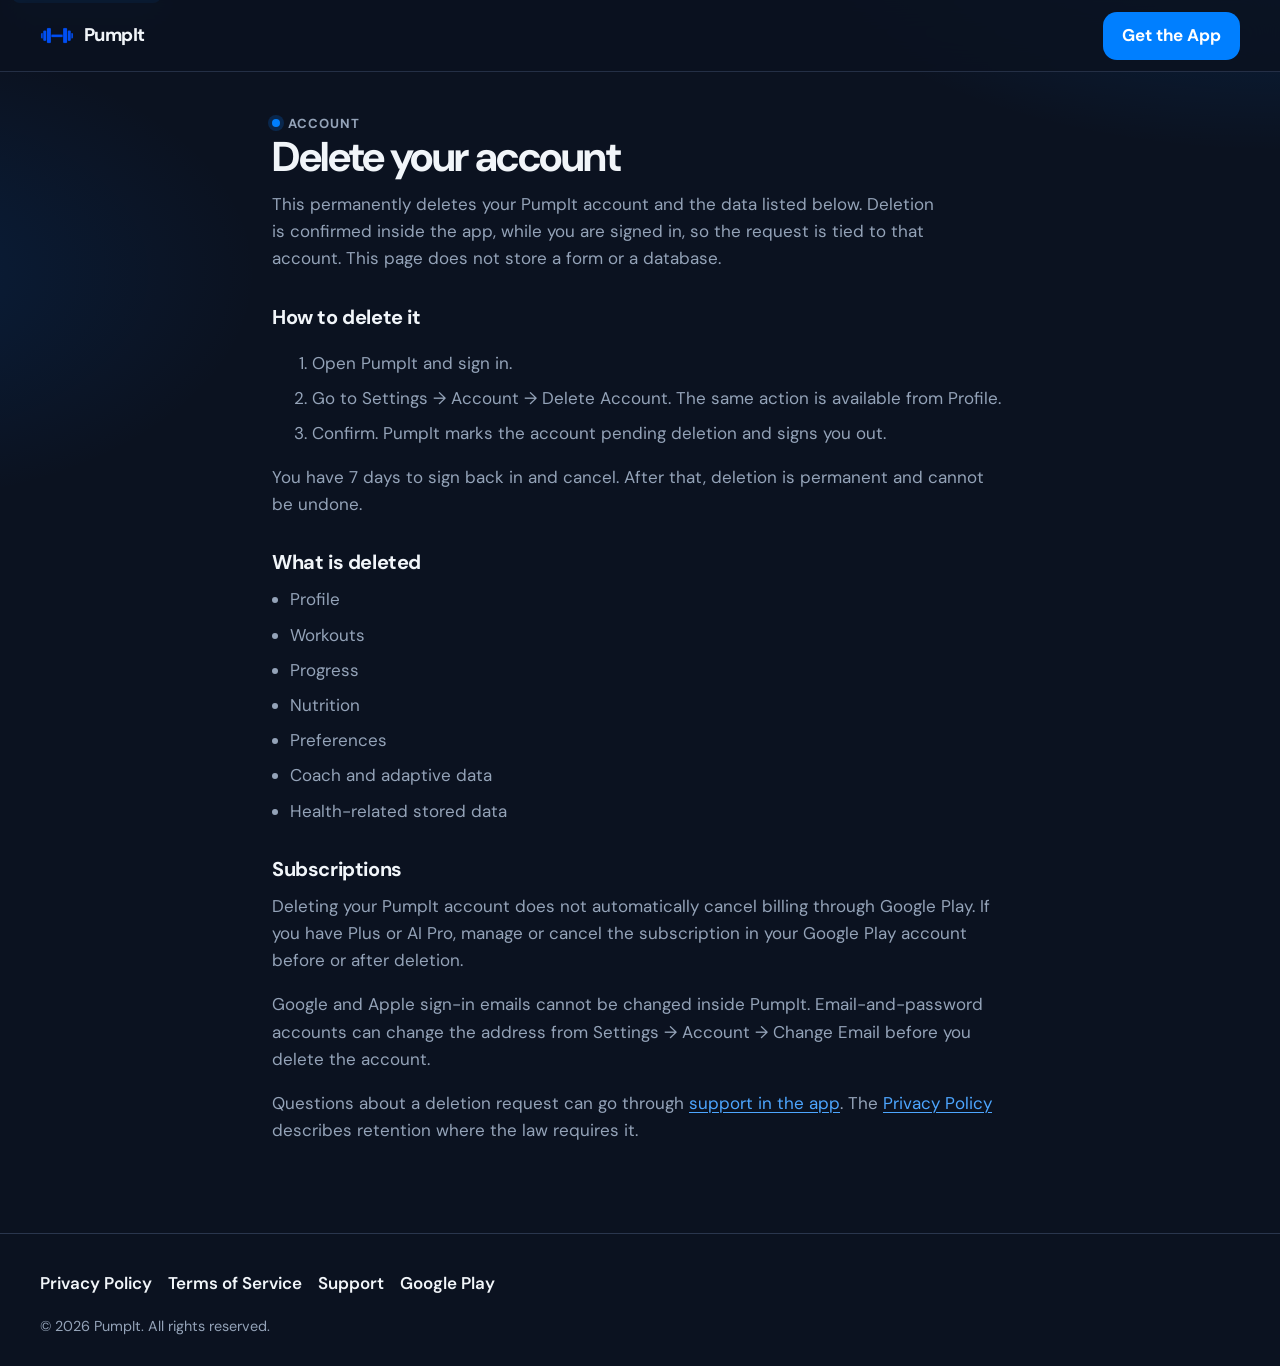
<file: delete-account/index.html>
<!DOCTYPE html>
<html lang="en">
<head>
  <meta charset="utf-8">
  <meta name="viewport" content="width=device-width, initial-scale=1">
  <title>Delete your PumpIt account</title>
  <meta name="description" content="How to delete a PumpIt account. Confirmation happens in the signed-in app, with a 7-day window to cancel.">
  <link rel="canonical" href="https://pumpit.app/delete-account/">
  <meta name="theme-color" content="#0B1220">
  <meta property="og:title" content="Delete your PumpIt account">
  <meta property="og:description" content="Delete your PumpIt account from Settings. You have 7 days to cancel.">
  <meta property="og:url" content="https://pumpit.app/delete-account/">
  <meta property="og:image" content="https://pumpit.app/assets/og.png">
  <meta property="og:type" content="website">
  <link rel="icon" href="../assets/favicon.svg" type="image/svg+xml">
  <link rel="icon" href="../assets/favicon-32.png" sizes="32x32" type="image/png">
  <link rel="apple-touch-icon" href="../assets/apple-touch-icon.png">
  <link rel="preconnect" href="https://fonts.googleapis.com">
  <link rel="preconnect" href="https://fonts.gstatic.com" crossorigin>
  <link href="https://fonts.googleapis.com/css2?family=DM+Sans:ital,opsz,wght@0,9..40,400;0,9..40,600;0,9..40,700;0,9..40,800&display=swap" rel="stylesheet">
  <link rel="stylesheet" href="../css/styles.css">
</head>
<body>
  <a class="skip" href="#content">Skip to content</a>
  <header class="site-header">
    <div class="wrap header-inner">
      <a class="brand" href="../index.html"><img src="../assets/mark.png" alt="" width="68" height="33">PumpIt</a>
      <details class="nav-details">
        <summary aria-label="Open menu"><span>Menu</span><i class="burger" aria-hidden="true"></i></summary>
        <ul class="nav-links">
          <li><a href="../features/index.html">Features</a></li>
          <li><a href="../plans/index.html">Plans</a></li>
          <li><a href="../index.html#faq">FAQ</a></li>
        </ul>
      </details>
      <a class="btn btn-primary header-cta" href="https://play.google.com/store/apps/details?id=com.pumpit.fitness">Get the App</a>
    </div>
  </header>
  <main id="content" class="page">
    <div class="wrap prose">
      <div class="page-intro">
        <p class="eyebrow">Account</p>
        <h1>Delete your account</h1>
        <p>This permanently deletes your PumpIt account and the data listed below. Deletion is confirmed inside the app, while you are signed in, so the request is tied to that account. This page does not store a form or a database.</p>
      </div>
      <h2>How to delete it</h2>
      <ol>
        <li>Open PumpIt and sign in.</li>
        <li>Go to Settings → Account → Delete Account. The same action is available from Profile.</li>
        <li>Confirm. PumpIt marks the account pending deletion and signs you out.</li>
      </ol>
      <p>You have 7 days to sign back in and cancel. After that, deletion is permanent and cannot be undone.</p>
      <h2>What is deleted</h2>
      <ul>
        <li>Profile</li>
        <li>Workouts</li>
        <li>Progress</li>
        <li>Nutrition</li>
        <li>Preferences</li>
        <li>Coach and adaptive data</li>
        <li>Health-related stored data</li>
      </ul>
      <h2>Subscriptions</h2>
      <p>Deleting your PumpIt account does not automatically cancel billing through Google Play. If you have Plus or AI Pro, manage or cancel the subscription in your Google Play account before or after deletion.</p>
      <p>Google and Apple sign-in emails cannot be changed inside PumpIt. Email-and-password accounts can change the address from Settings → Account → Change Email before you delete the account.</p>
      <p>Questions about a deletion request can go through <a href="../support/index.html">support in the app</a>. The <a href="../privacy/index.html">Privacy Policy</a> describes retention where the law requires it.</p>
    </div>
  </main>
  <footer class="site-footer">
    <div class="wrap">
      <ul class="footer-links">
        <li><a href="../privacy/index.html">Privacy Policy</a></li>
        <li><a href="../terms/index.html">Terms of Service</a></li>
        <li><a href="../support/index.html">Support</a></li>
        <li><a href="https://play.google.com/store/apps/details?id=com.pumpit.fitness">Google Play</a></li>
      </ul>
      <p class="legal-line">© 2026 PumpIt. All rights reserved.</p>
    </div>
  </footer>
  <script src="../js/main.js"></script>
</body>
</html>
</file>
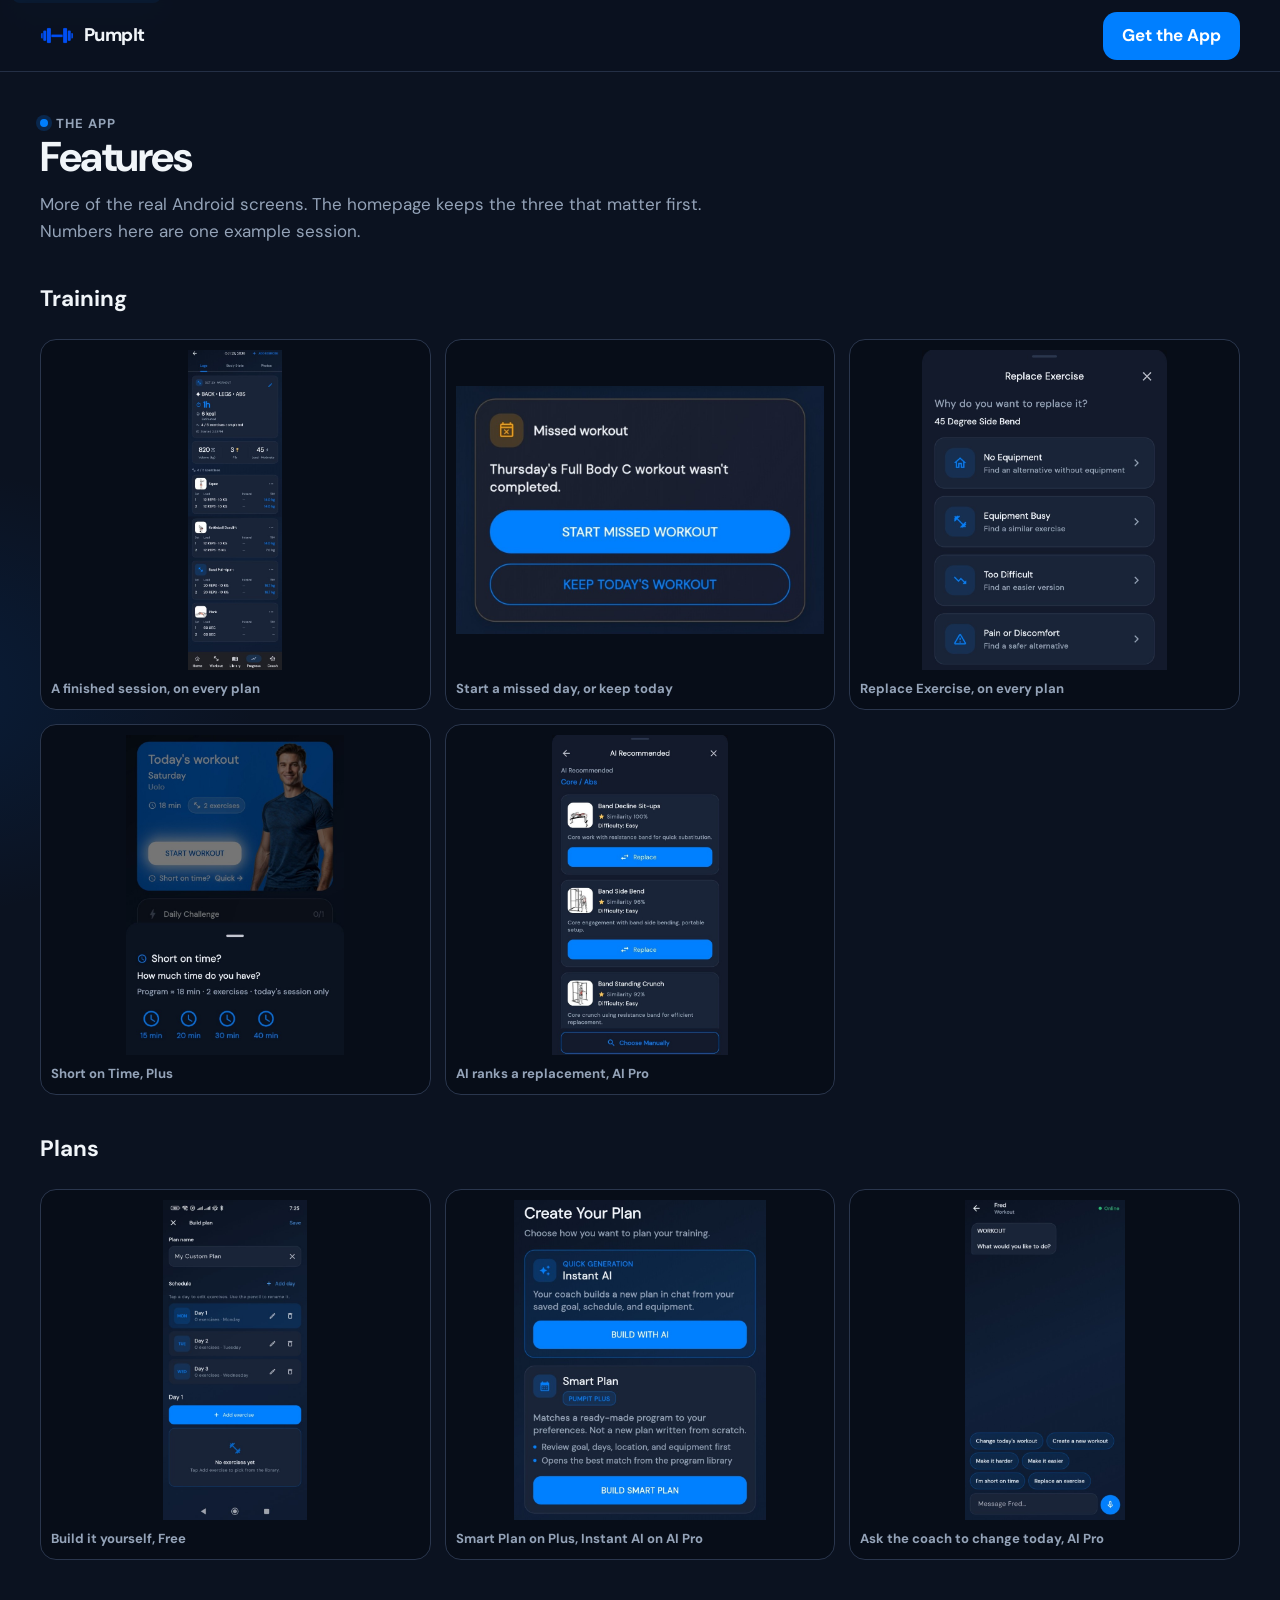
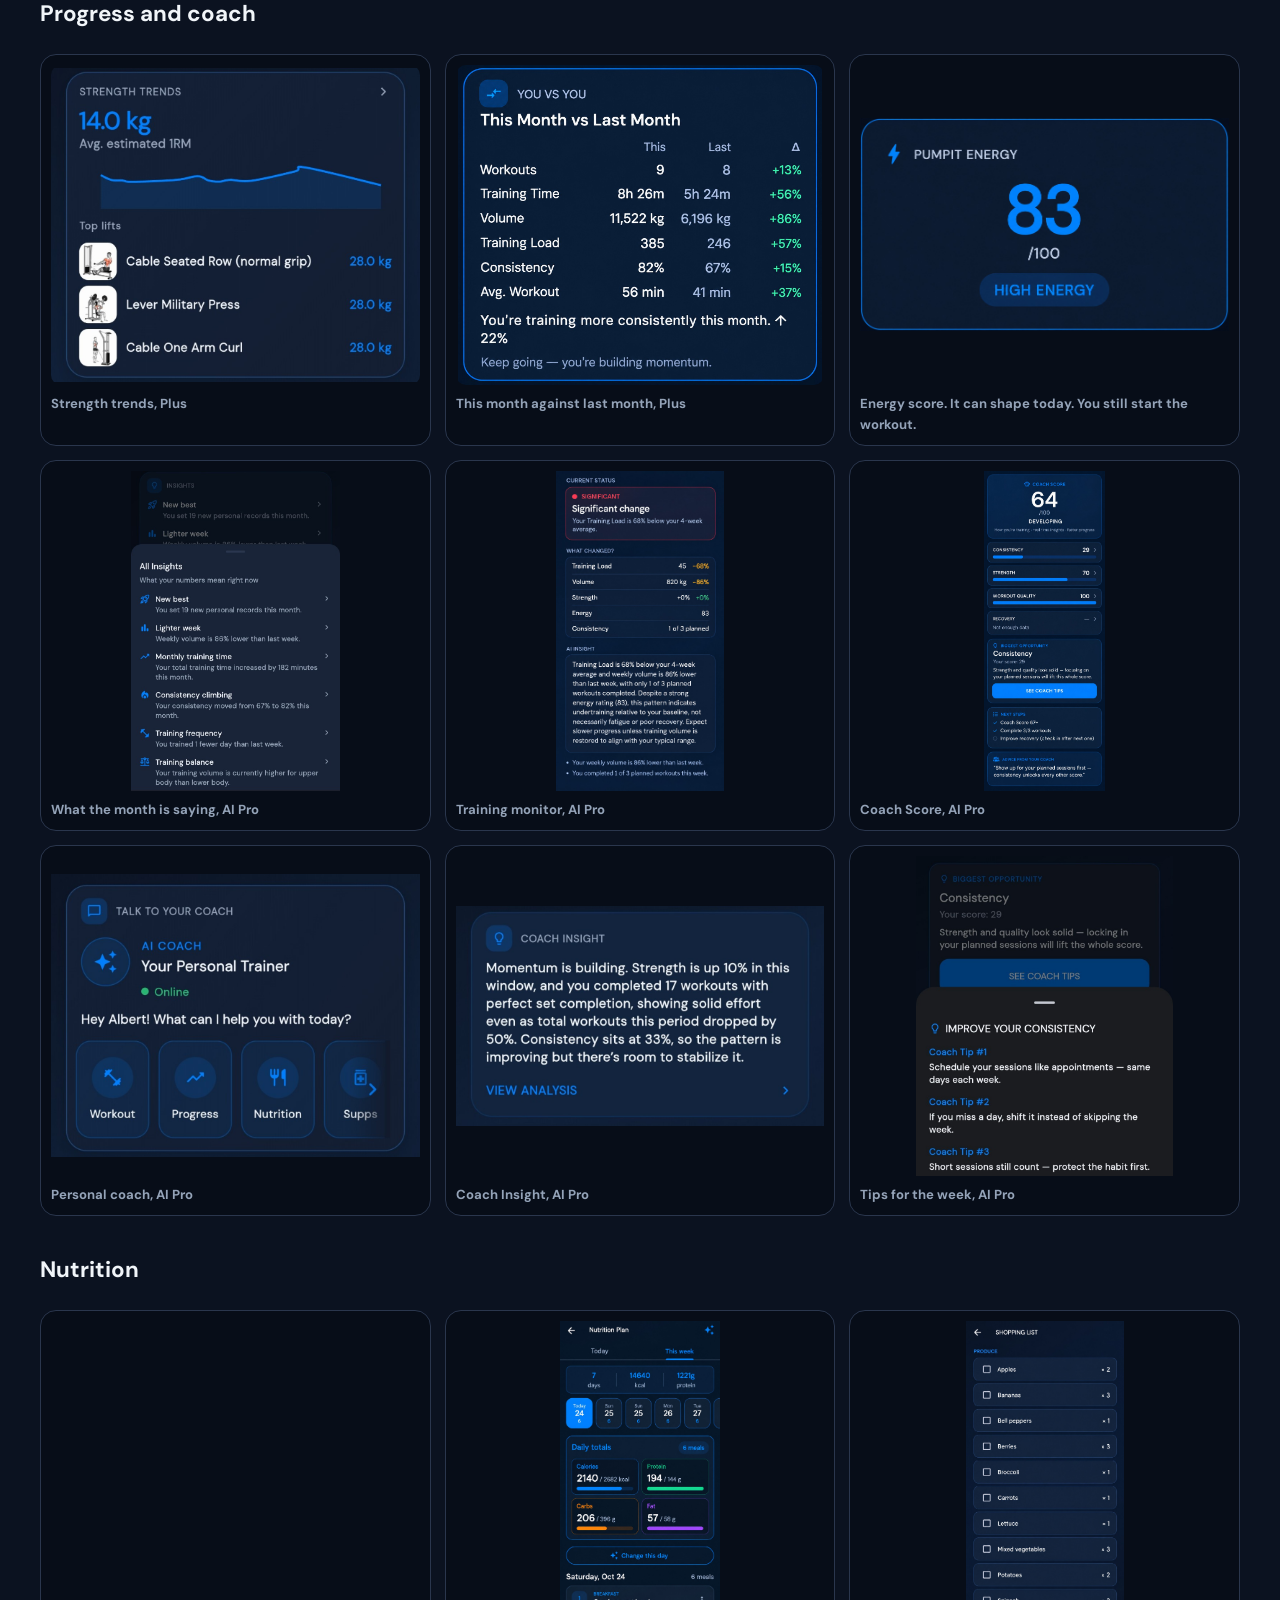
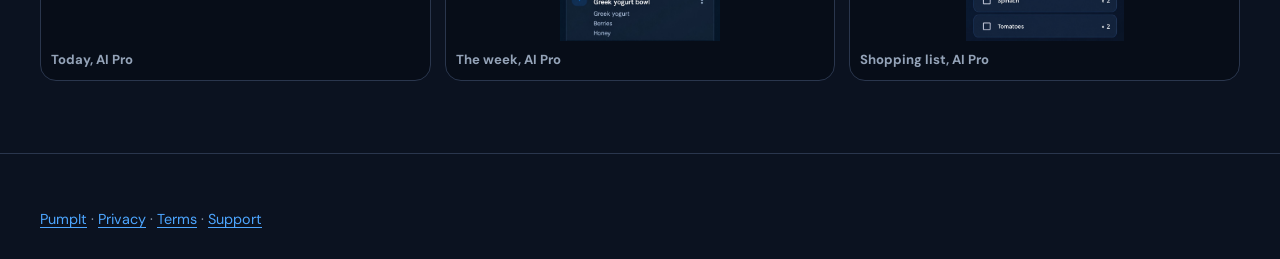
<file: features/index.html>
<!DOCTYPE html>
<html lang="en">
<head>
  <meta charset="utf-8">
  <meta name="viewport" content="width=device-width, initial-scale=1">
  <title>Features — PumpIt</title>
  <meta name="description" content="Real PumpIt screens: workout logging, plans, progress, the AI coach, and nutrition.">
  <link rel="canonical" href="https://pumpit.app/features/">
  <meta name="theme-color" content="#0B1220">
  <meta property="og:title" content="Features — PumpIt">
  <meta property="og:description" content="Screens from the PumpIt Android app.">
  <meta property="og:url" content="https://pumpit.app/features/">
  <meta property="og:image" content="https://pumpit.app/assets/og.png">
  <meta property="og:type" content="website">
  <link rel="icon" href="../assets/favicon.svg" type="image/svg+xml">
  <link rel="icon" href="../assets/favicon-32.png" sizes="32x32" type="image/png">
  <link rel="apple-touch-icon" href="../assets/apple-touch-icon.png">
  <link rel="preconnect" href="https://fonts.googleapis.com">
  <link rel="preconnect" href="https://fonts.gstatic.com" crossorigin>
  <link href="https://fonts.googleapis.com/css2?family=DM+Sans:ital,opsz,wght@0,9..40,400;0,9..40,600;0,9..40,700;0,9..40,800&display=swap" rel="stylesheet">
  <link rel="stylesheet" href="../css/styles.css">
</head>
<body>
  <a class="skip" href="#content">Skip to content</a>
  <header class="site-header">
    <div class="wrap header-inner">
      <a class="brand" href="../index.html"><img src="../assets/mark.png" alt="" width="68" height="33">PumpIt</a>
      <details class="nav-details">
        <summary aria-label="Menu"><span>Menu</span><i class="burger" aria-hidden="true"></i></summary>
        <ul class="nav-links">
          <li><a href="../features/index.html" aria-current="page">Features</a></li>
          <li><a href="../plans/index.html">Plans</a></li>
          <li><a href="../index.html#faq">FAQ</a></li>
        </ul>
      </details>
      <a class="btn btn-primary header-cta" href="https://play.google.com/store/apps/details?id=com.pumpit.fitness">Get the App</a>
    </div>
  </header>
  <main id="content" class="page">
    <div class="wrap">
      <div class="page-intro">
        <p class="eyebrow">The app</p>
        <h1>Features</h1>
        <p>More of the real Android screens. The homepage keeps the three that matter first. Numbers here are one example session.</p>
      </div>

      <div class="feature-catalog">
        <section>
          <h2>Training</h2>
          <div class="shot-gallery">
            <figure>
              <img src="../assets/shots/workout-log.jpg" width="301" height="1024" alt="Finished workout log with sets and volume.">
              <figcaption>A finished session, on every plan</figcaption>
            </figure>
            <figure>
              <img src="../assets/shots/missed-workout.jpg" width="1024" height="689" alt="Missed workout card.">
              <figcaption>Start a missed day, or keep today</figcaption>
            </figure>
            <figure>
              <img src="../assets/shots/replace-exercise.jpg" width="783" height="1024" alt="Replace Exercise reasons.">
              <figcaption>Replace Exercise, on every plan</figcaption>
            </figure>
            <figure>
              <img src="../assets/shots/short-time.jpg" width="698" height="1024" alt="Short on Time choices of 15 to 40 minutes.">
              <figcaption>Short on Time, Plus</figcaption>
            </figure>
            <figure>
              <img src="../assets/shots/ai-recommended.jpg" width="564" height="1024" alt="AI ranked exercise replacements.">
              <figcaption>AI ranks a replacement, AI Pro</figcaption>
            </figure>
          </div>
        </section>
        <section>
          <h2>Plans</h2>
          <div class="shot-gallery">
            <figure>
              <img src="../assets/shots/build-plan.jpg" width="460" height="1024" alt="Manual plan builder.">
              <figcaption>Build it yourself, Free</figcaption>
            </figure>
            <figure>
              <img src="../assets/shots/create-your-plan.jpg" width="808" height="1024" alt="Instant AI and Smart Plan.">
              <figcaption>Smart Plan on Plus, Instant AI on AI Pro</figcaption>
            </figure>
            <figure>
              <img src="../assets/shots/ai-workout.jpg" width="512" height="1024" alt="Coach chat for changing today's workout.">
              <figcaption>Ask the coach to change today, AI Pro</figcaption>
            </figure>
          </div>
        </section>
        <section>
          <h2>Progress and coach</h2>
          <div class="shot-gallery">
            <figure>
              <img src="../assets/shots/strength-trends.jpg" width="1024" height="873" alt="Strength trends chart." loading="lazy" decoding="async">
              <figcaption>Strength trends, Plus</figcaption>
            </figure>
            <figure>
              <img src="../assets/shots/you-vs-you.jpg" width="1024" height="903" alt="This month compared with last month." loading="lazy" decoding="async">
              <figcaption>This month against last month, Plus</figcaption>
            </figure>
            <figure>
              <img src="../assets/shots/energy.jpg" width="1080" height="631" alt="PUMPIT Energy score card." loading="lazy" decoding="async">
              <figcaption>Energy score. It can shape today. You still start the workout.</figcaption>
            </figure>
            <figure>
              <img src="../assets/shots/insights.jpg" width="669" height="1024" alt="Monthly insights list.">
              <figcaption>What the month is saying, AI Pro</figcaption>
            </figure>
            <figure>
              <img src="../assets/shots/monitor.jpg" width="538" height="1024" alt="Training monitor.">
              <figcaption>Training monitor, AI Pro</figcaption>
            </figure>
            <figure>
              <img src="../assets/shots/coach-score.jpg" width="385" height="1024" alt="Coach Score with consistency, strength, workout quality, and recovery.">
              <figcaption>Coach Score, AI Pro</figcaption>
            </figure>
            <figure>
              <img src="../assets/shots/coach.jpg" width="1024" height="786" alt="AI Coach home.">
              <figcaption>Personal coach, AI Pro</figcaption>
            </figure>
            <figure>
              <img src="../assets/shots/coach-insight.jpg" width="1024" height="610" alt="Coach Insight card.">
              <figcaption>Coach Insight, AI Pro</figcaption>
            </figure>
            <figure>
              <img src="../assets/shots/coach-tips.jpg" width="824" height="1024" alt="Practical coach tips.">
              <figcaption>Tips for the week, AI Pro</figcaption>
            </figure>
          </div>
        </section>
        <section>
          <h2>Nutrition</h2>
          <div class="shot-gallery">
            <figure>
              <img src="../assets/shots/nutrition-today.jpg" width="512" height="1024" alt="Today's meals and macro bars." loading="lazy" decoding="async">
              <figcaption>Today, AI Pro</figcaption>
            </figure>
            <figure>
              <img src="../assets/shots/nutrition-week.jpg" width="512" height="1024" alt="Weekly meal plan.">
              <figcaption>The week, AI Pro</figcaption>
            </figure>
            <figure>
              <img src="../assets/shots/shopping.jpg" width="505" height="1024" alt="Shopping list from the meal plan.">
              <figcaption>Shopping list, AI Pro</figcaption>
            </figure>
          </div>
        </section>
      </div>
    </div>
  </main>
  <footer class="site-footer">
    <div class="wrap">
      <p class="legal-line"><a href="../index.html">PumpIt</a> · <a href="../privacy/index.html">Privacy</a> · <a href="../terms/index.html">Terms</a> · <a href="../support/index.html">Support</a></p>
    </div>
  </footer>
  <script src="../js/main.js"></script>
</body>
</html>
</file>
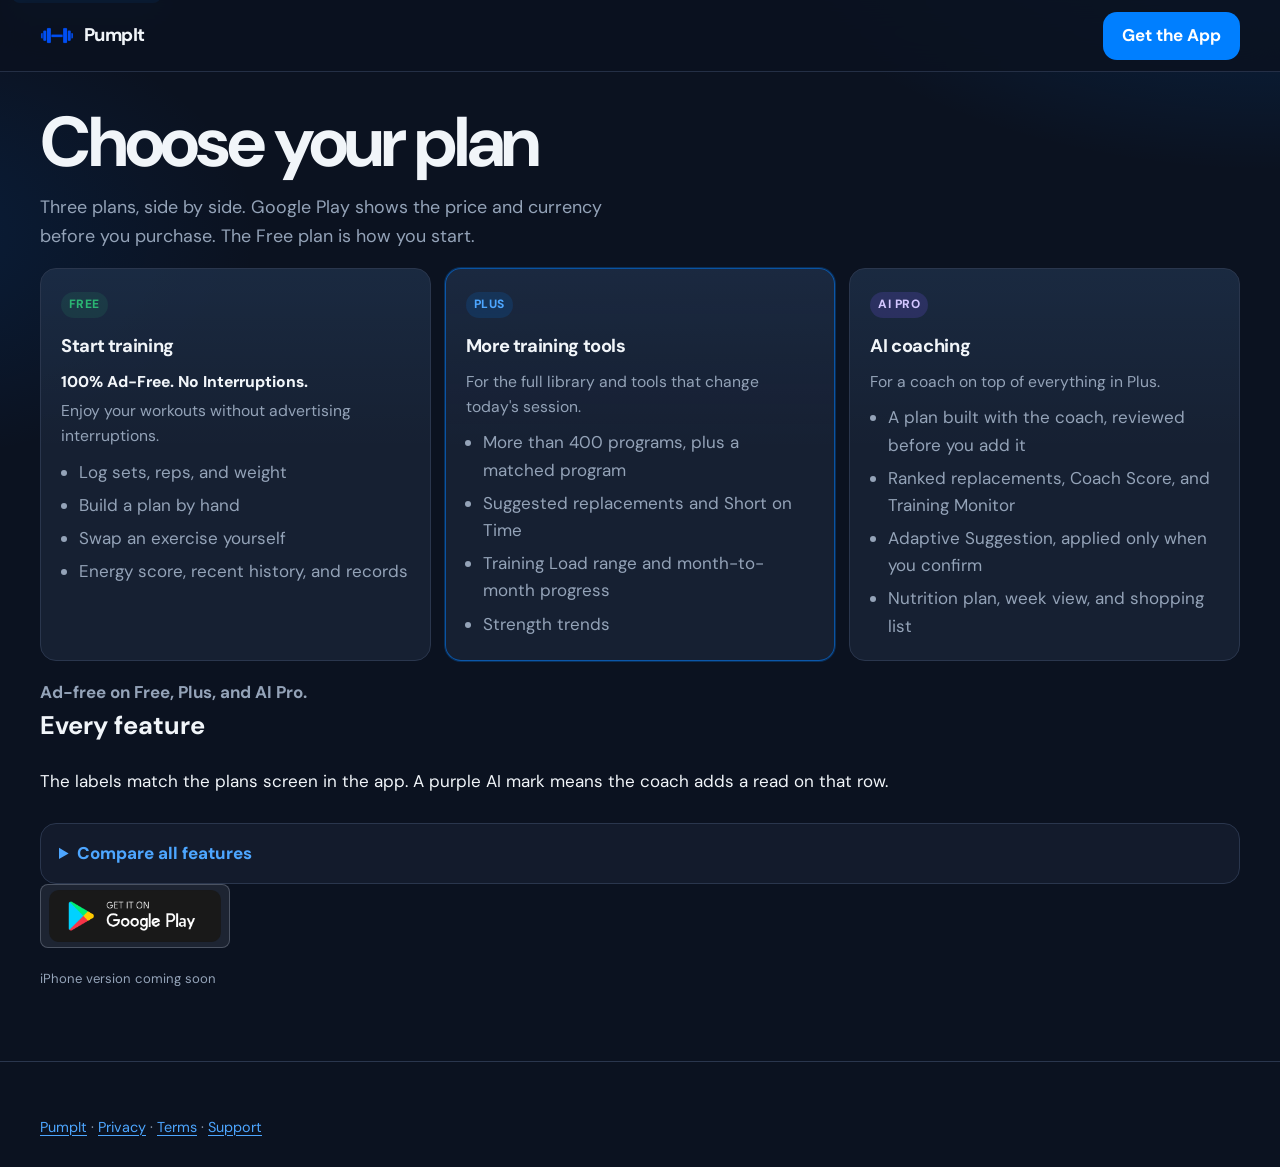
<file: plans/index.html>
<!DOCTYPE html>
<html lang="en">
<head>
  <meta charset="utf-8">
  <meta name="viewport" content="width=device-width, initial-scale=1">
  <title>Plans — PumpIt</title>
  <meta name="description" content="Compare PumpIt Free, Plus, and AI Pro. Google Play shows the price before you purchase.">
  <link rel="canonical" href="https://pumpit.app/plans/">
  <meta name="theme-color" content="#0B1220">
  <meta property="og:title" content="Plans — PumpIt">
  <meta property="og:description" content="Free, Plus, and AI Pro side by side.">
  <meta property="og:url" content="https://pumpit.app/plans/">
  <meta property="og:image" content="https://pumpit.app/assets/og.png">
  <meta property="og:type" content="website">
  <link rel="icon" href="../assets/favicon.svg" type="image/svg+xml">
  <link rel="icon" href="../assets/favicon-32.png" sizes="32x32" type="image/png">
  <link rel="apple-touch-icon" href="../assets/apple-touch-icon.png">
  <link rel="preconnect" href="https://fonts.googleapis.com">
  <link rel="preconnect" href="https://fonts.gstatic.com" crossorigin>
  <link href="https://fonts.googleapis.com/css2?family=DM+Sans:ital,opsz,wght@0,9..40,400;0,9..40,600;0,9..40,700;0,9..40,800&display=swap" rel="stylesheet">
  <link rel="stylesheet" href="../css/styles.css">
</head>
<body>
  <a class="skip" href="#content">Skip to content</a>
  <header class="site-header">
    <div class="wrap header-inner">
      <a class="brand" href="../index.html"><img src="../assets/mark.png" alt="" width="68" height="33">PumpIt</a>
      <details class="nav-details">
        <summary aria-label="Menu"><span>Menu</span><i class="burger" aria-hidden="true"></i></summary>
        <ul class="nav-links">
          <li><a href="../index.html#discover">Features</a></li>
          <li><a href="../plans/index.html" aria-current="page">Plans</a></li>
          <li><a href="../index.html#faq">FAQ</a></li>
        </ul>
      </details>
      <a class="btn btn-primary header-cta" href="https://play.google.com/store/apps/details?id=com.pumpit.fitness">Get the App</a>
    </div>
  </header>
  <main id="content" class="page">
    <div class="wrap">
      <h1>Choose your plan</h1>
      <p class="lead">Three plans, side by side. Google Play shows the price and currency before you purchase. The Free plan is how you start.</p>
      <div class="plan-cards">
        <article class="card plan-card">
          <span class="tag tag-free">Free</span>
          <h3>Start training</h3>
          <p class="ad-free-kicker">100% Ad-Free. No Interruptions.</p>
          <p>Enjoy your workouts without advertising interruptions.</p>
          <ul>
            <li>Log sets, reps, and weight</li>
            <li>Build a plan by hand</li>
            <li>Swap an exercise yourself</li>
            <li>Energy score, recent history, and records</li>
          </ul>
        </article>
        <article class="card plan-card featured">
          <span class="tag tag-plus">Plus</span>
          <h3>More training tools</h3>
          <p>For the full library and tools that change today's session.</p>
          <ul>
            <li>More than 400 programs, plus a matched program</li>
            <li>Suggested replacements and Short on Time</li>
            <li>Training Load range and month-to-month progress</li>
            <li>Strength trends</li>
          </ul>
        </article>
        <article class="card plan-card">
          <span class="tag tag-ai">AI Pro</span>
          <h3>AI coaching</h3>
          <p>For a coach on top of everything in Plus.</p>
          <ul>
            <li>A plan built with the coach, reviewed before you add it</li>
            <li>Ranked replacements, Coach Score, and Training Monitor</li>
            <li>Adaptive Suggestion, applied only when you confirm</li>
            <li>Nutrition plan, week view, and shopping list</li>
          </ul>
        </article>
      </div>
      <p class="ad-free-note">Ad-free on Free, Plus, and AI Pro.</p>
      <h2>Every feature</h2>
      <p>The labels match the plans screen in the app. A purple AI mark means the coach adds a read on that row.</p>
      <details class="compare">
          <summary>Compare all features</summary>
          <div class="table-scroll">
            <table class="plan-table">
            <caption class="visually-hidden">Free, Plus, and AI Pro</caption>
            <thead>
              <tr>
                <th scope="col">Feature</th>
                <th scope="col">Free</th>
                <th scope="col">Plus</th>
                <th scope="col">AI Pro</th>
              </tr>
            </thead>
            <tbody>
              <tr class="plan-group"><th colspan="4" scope="colgroup">Core</th></tr>
              <tr>
                <th scope="row">Program library</th>
                <td>Starter</td>
                <td>Full library</td>
                <td>Full library</td>
              </tr>
              <tr>
                <th scope="row">New plan</th>
                <td>Limited</td>
                <td>Everything</td>
                <td>Everything</td>
              </tr>
              <tr>
                <th scope="row">Existing plans</th>
                <td>Basic</td>
                <td>Advanced</td>
                <td><span class="plan-ai">AI</span></td>
              </tr>
              <tr>
                <th scope="row">Progress</th>
                <td>Basic</td>
                <td>Advanced</td>
                <td><span class="plan-ai">AI</span></td>
              </tr>
              <tr>
                <th scope="row">Body status</th>
                <td>Basic</td>
                <td>Advanced</td>
                <td>Insights <span class="plan-ai">AI</span></td>
              </tr>
              <tr>
                <th scope="row">Activity / Steps</th>
                <td>Basic</td>
                <td>Advanced</td>
                <td>Insights <span class="plan-ai">AI</span></td>
              </tr>
              <tr>
                <th scope="row">Training history</th>
                <td>Recent</td>
                <td>Full</td>
                <td>Full</td>
              </tr>
              <tr>
                <th scope="row">Goals</th>
                <td>Included</td>
                <td>Advanced</td>
                <td><span class="plan-ai">AI</span></td>
              </tr>
              <tr>
                <th scope="row">PUMPIT Energy</th>
                <td>Included</td>
                <td>Advanced</td>
                <td>Insights <span class="plan-ai">AI</span></td>
              </tr>
              <tr>
                <th scope="row">Running and walking</th>
                <td>Basic</td>
                <td>Analytics</td>
                <td>Analysis <span class="plan-ai">AI</span></td>
              </tr>
              <tr>
                <th scope="row">Automatic plan</th>
                <td>Basic</td>
                <td>Advanced</td>
                <td><span class="plan-ai">AI</span></td>
              </tr>
              <tr>
                <th scope="row">Custom Exercise</th>
                <td>Up to 50</td>
                <td>Unlimited</td>
                <td>Unlimited</td>
              </tr>

              <tr class="plan-group"><th colspan="4" scope="colgroup">Training</th></tr>
              <tr>
                <th scope="row">Personal records</th>
                <td>Basic</td>
                <td>Advanced</td>
                <td><span class="plan-ai">AI</span></td>
              </tr>
              <tr>
                <th scope="row">Training trends</th>
                <td>—</td>
                <td>Included</td>
                <td><span class="plan-ai">AI</span></td>
              </tr>
              <tr>
                <th scope="row">Advanced workout analytics</th>
                <td>—</td>
                <td>Included</td>
                <td><span class="plan-ai">AI</span></td>
              </tr>
              <tr>
                <th scope="row">Replace Exercise</th>
                <td>Included</td>
                <td>Included</td>
                <td>Included</td>
              </tr>
              <tr>
                <th scope="row">Smart exercise replacement</th>
                <td>—</td>
                <td>Included</td>
                <td>Included</td>
              </tr>
              <tr>
                <th scope="row">AI Exercise Replacement</th>
                <td>—</td>
                <td>—</td>
                <td><span class="plan-ai">AI</span></td>
              </tr>
              <tr>
                <th scope="row">Smart Workout Input</th>
                <td>—</td>
                <td>Included</td>
                <td>Included</td>
              </tr>
              <tr>
                <th scope="row">Smart Plan</th>
                <td>—</td>
                <td>Included</td>
                <td>Included</td>
              </tr>
              <tr>
                <th scope="row">Short on Time</th>
                <td>—</td>
                <td>Included</td>
                <td>Included</td>
              </tr>


              <tr class="plan-group"><th colspan="4" scope="colgroup">Your AI Coach</th></tr>
              <tr>
                <th scope="row">AI Coach</th>
                <td>—</td>
                <td>—</td>
                <td><span class="plan-ai">AI</span></td>
              </tr>
              <tr>
                <th scope="row">AI Training Monitor</th>
                <td>—</td>
                <td>—</td>
                <td><span class="plan-ai">AI</span></td>
              </tr>
              <tr>
                <th scope="row">AI Goal Coach</th>
                <td>—</td>
                <td>—</td>
                <td><span class="plan-ai">AI</span></td>
              </tr>
              <tr>
                <th scope="row">AI Workout Review</th>
                <td>—</td>
                <td>—</td>
                <td><span class="plan-ai">AI</span></td>
              </tr>
              <tr>
                <th scope="row">AI Adaptive Suggestion</th>
                <td>—</td>
                <td>—</td>
                <td><span class="plan-ai">AI</span></td>
              </tr>
              <tr>
                <th scope="row">AI Skip Analysis</th>
                <td>—</td>
                <td>—</td>
                <td><span class="plan-ai">AI</span></td>
              </tr>
              <tr>
                <th scope="row">AI Recommendations</th>
                <td>—</td>
                <td>—</td>
                <td><span class="plan-ai">AI</span></td>
              </tr>
              <tr>
                <th scope="row">AI Weekly Review</th>
                <td>—</td>
                <td>—</td>
                <td><span class="plan-ai">AI</span></td>
              </tr>
              <tr>
                <th scope="row">AI Monthly Review</th>
                <td>—</td>
                <td>—</td>
                <td><span class="plan-ai">AI</span></td>
              </tr>
              <tr>
                <th scope="row">AI Goal Forecast</th>
                <td>—</td>
                <td>—</td>
                <td><span class="plan-ai">AI</span></td>
              </tr>

              <tr class="plan-group"><th colspan="4" scope="colgroup">Nutrition</th></tr>
              <tr>
                <th scope="row">AI Nutrition Plan</th>
                <td>—</td>
                <td>—</td>
                <td><span class="plan-ai">AI</span></td>
              </tr>
              <tr>
                <th scope="row">Nutrition shopping list</th>
                <td>—</td>
                <td>—</td>
                <td>Included</td>
              </tr>
              <tr>
                <th scope="row">AI Nutrition Insights</th>
                <td>—</td>
                <td>—</td>
                <td><span class="plan-ai">AI</span></td>
              </tr>
              <tr>
                <th scope="row">AI Supplements Insight</th>
                <td>—</td>
                <td>—</td>
                <td><span class="plan-ai">AI</span></td>
              </tr>
            </tbody>
          </table>
          </div>
          <p class="note">Words such as Basic, Advanced, and AI are the labels inside the app. A purple AI mark means the coach adds a read on that row. PUMPIT Watch, heart rate, workout controls, and advanced Energy on the watch are Coming soon on Plus and AI Pro. Subscriptions are billed by Google Play.</p>
        </details>
      <p class="hero-download">
        <a class="store-link" href="https://play.google.com/store/apps/details?id=com.pumpit.fitness" aria-label="Get PUMPIT on Google Play">
          <img src="../assets/google-play-badge.png" width="646" height="250" alt="">
        </a>
      </p>
      <p class="hero-soon">iPhone version coming soon</p>
    </div>
  </main>
  <footer class="site-footer">
    <div class="wrap">
      <p class="legal-line"><a href="../index.html">PumpIt</a> · <a href="../privacy/index.html">Privacy</a> · <a href="../terms/index.html">Terms</a> · <a href="../support/index.html">Support</a></p>
    </div>
  </footer>
  <script src="../js/main.js"></script>
</body>
</html>
</file>
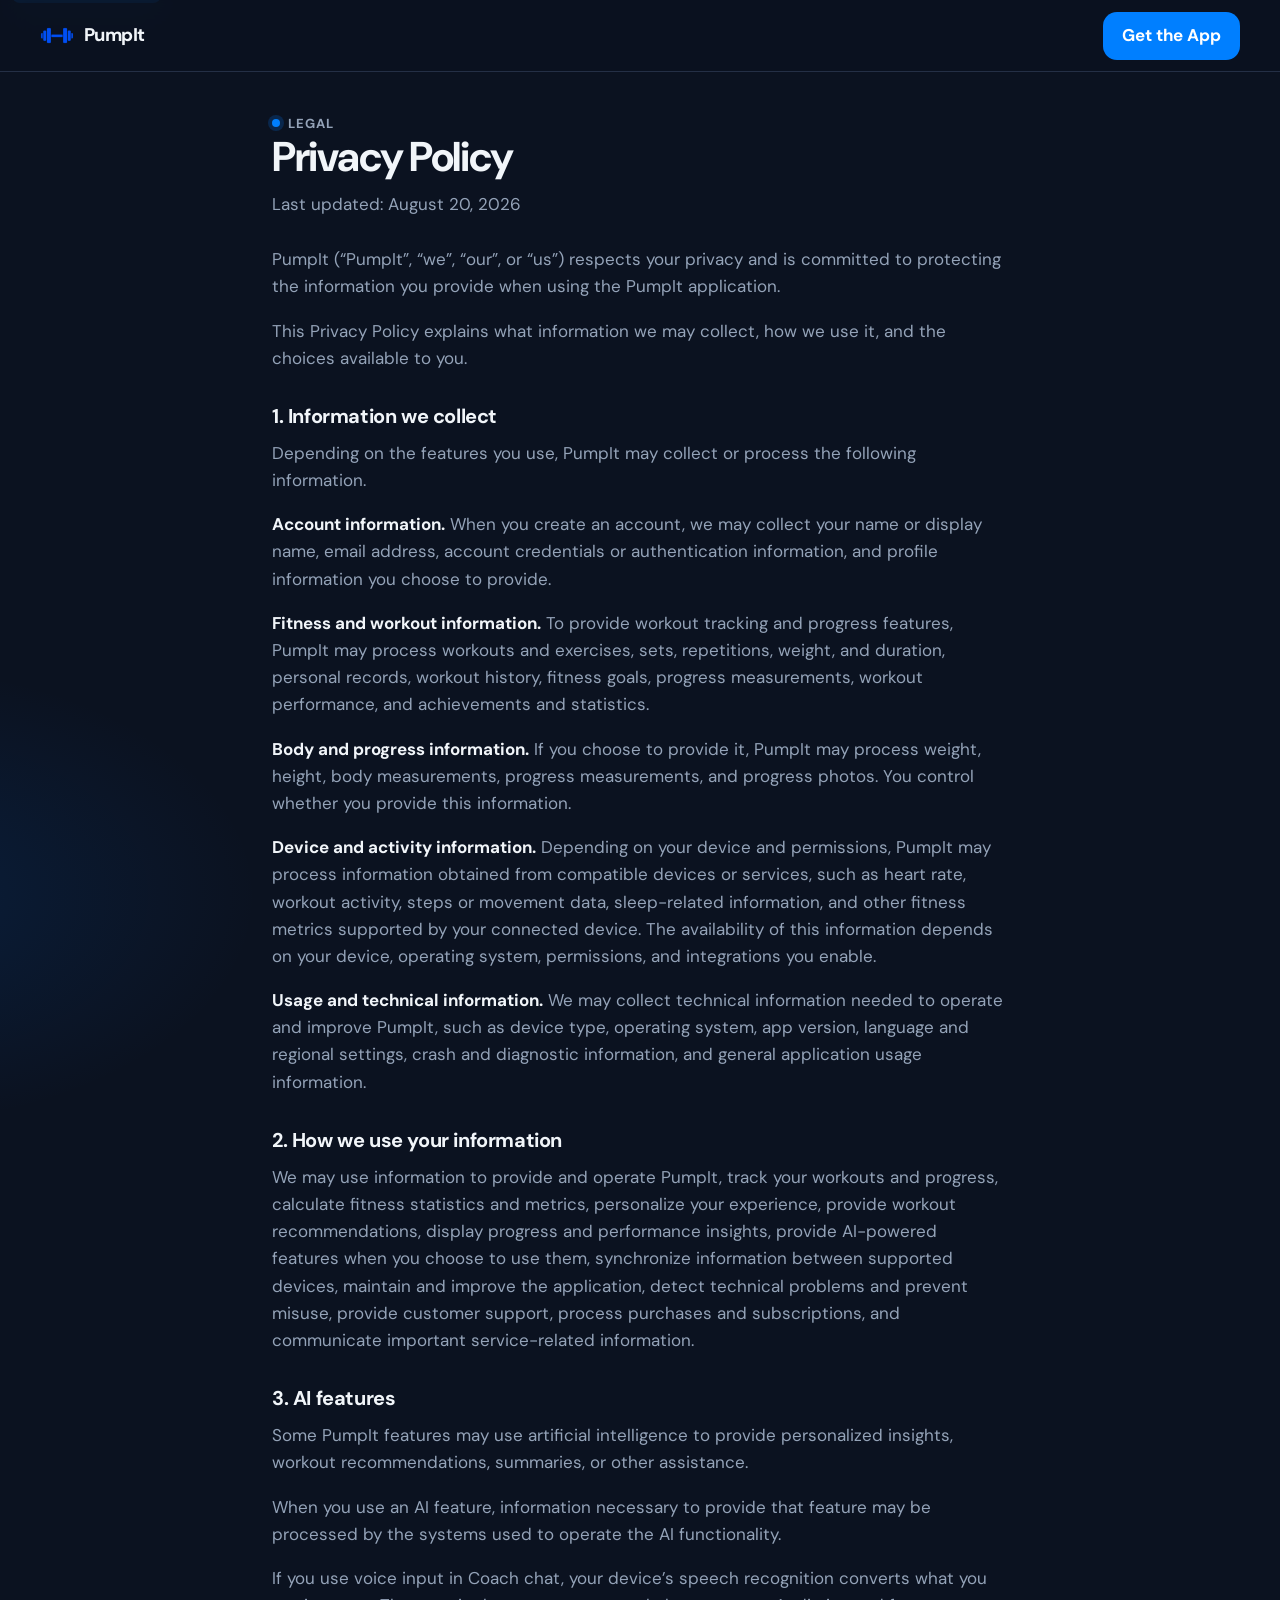
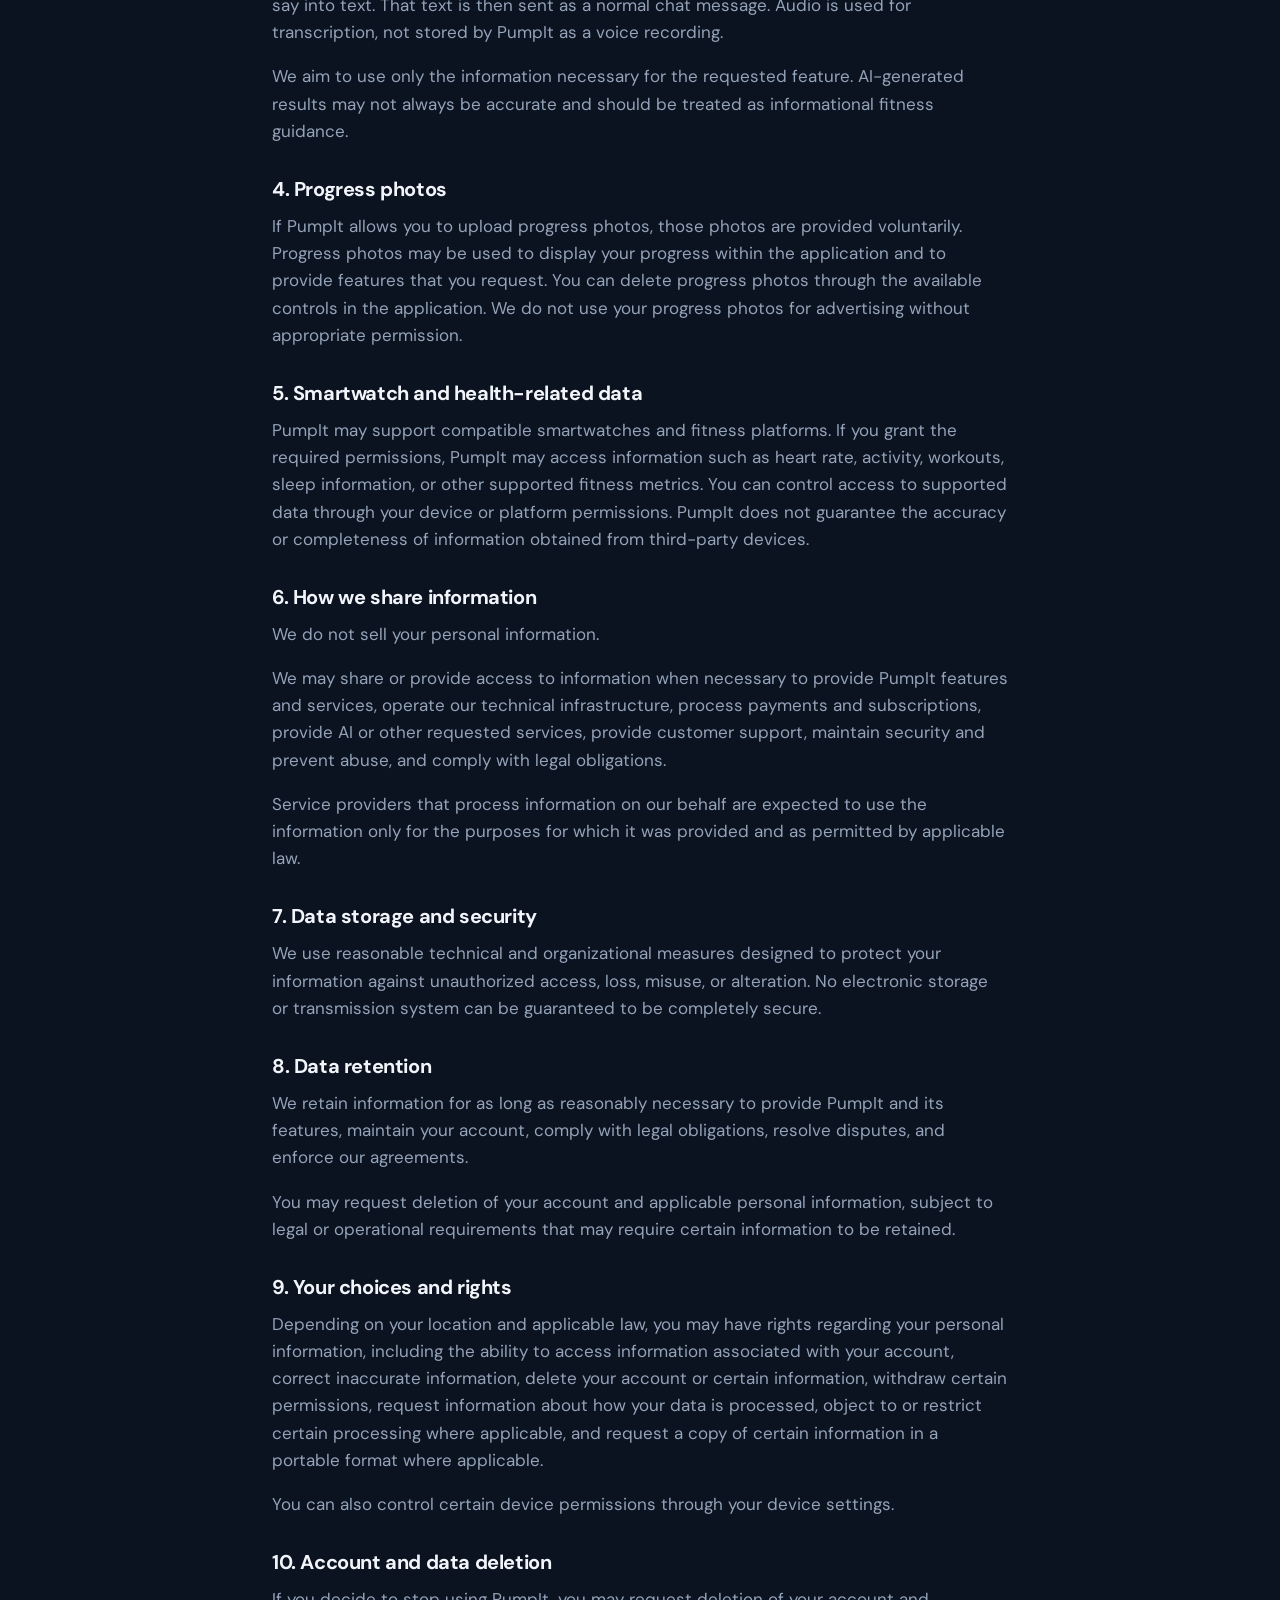
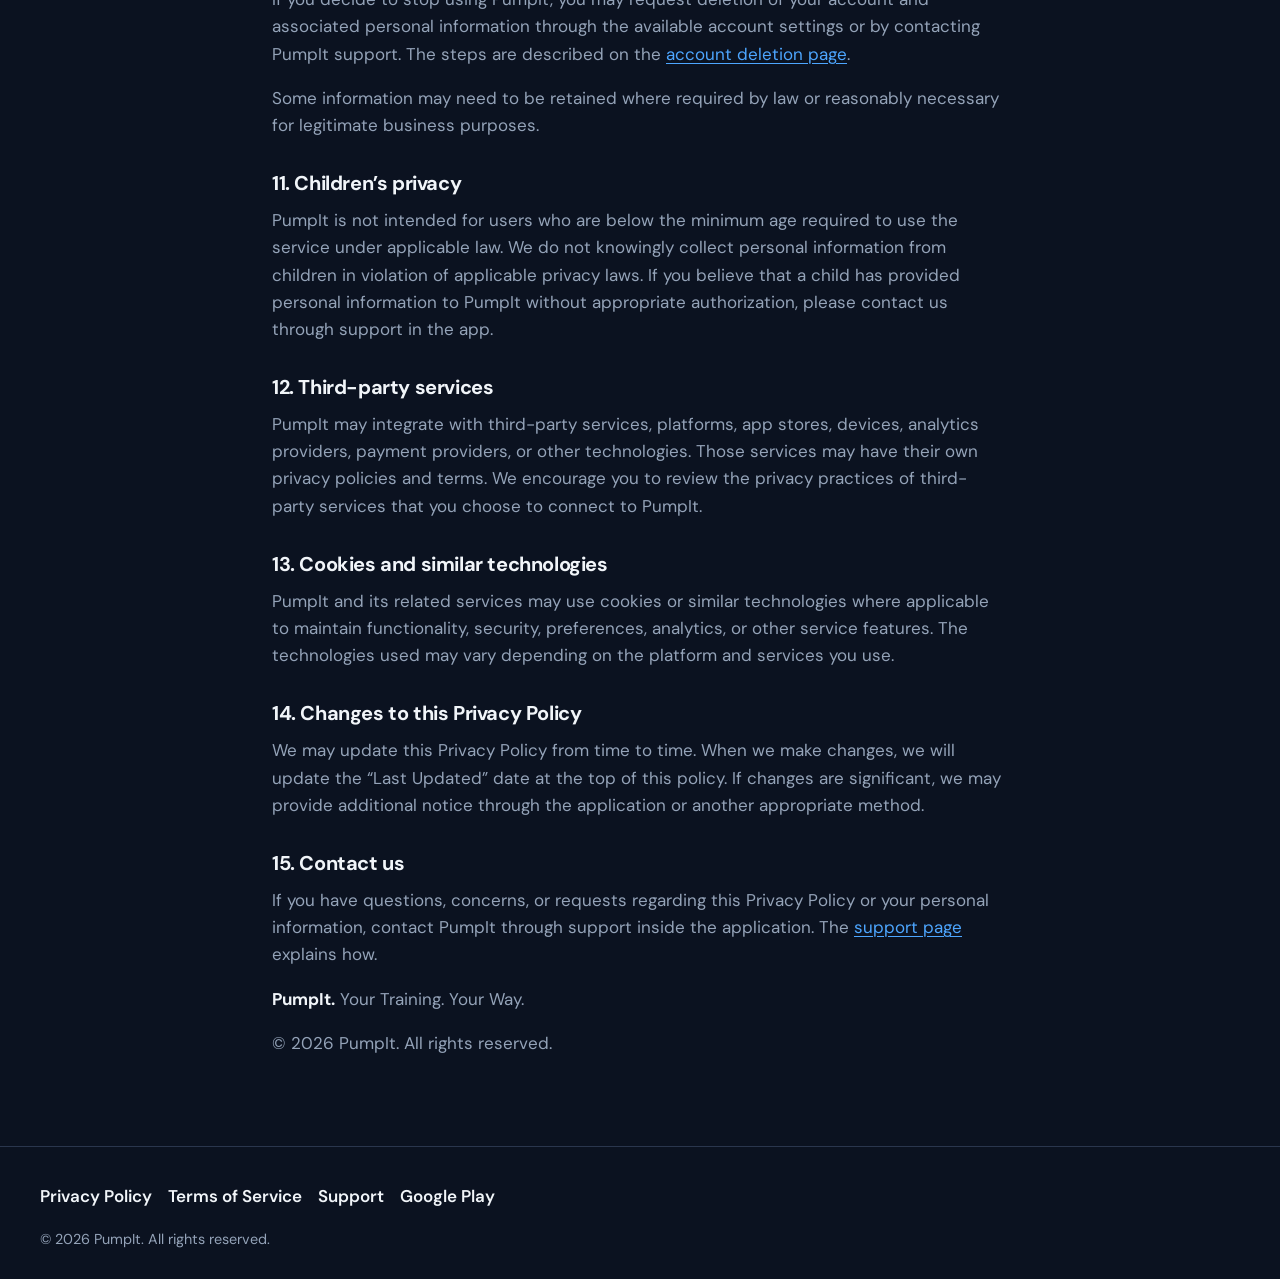
<file: privacy/index.html>
<!DOCTYPE html>
<html lang="en">
<head>
  <meta charset="utf-8">
  <meta name="viewport" content="width=device-width, initial-scale=1">
  <title>Privacy Policy — PumpIt</title>
  <meta name="description" content="How PumpIt collects, uses, and protects account, workout, and progress information.">
  <link rel="canonical" href="https://pumpit.app/privacy/">
  <meta name="theme-color" content="#0B1220">
  <meta property="og:title" content="Privacy Policy — PumpIt">
  <meta property="og:description" content="How PumpIt collects, uses, and protects your information.">
  <meta property="og:url" content="https://pumpit.app/privacy/">
  <meta property="og:image" content="https://pumpit.app/assets/og.png">
  <meta property="og:type" content="website">
  <link rel="icon" href="../assets/favicon.svg" type="image/svg+xml">
  <link rel="icon" href="../assets/favicon-32.png" sizes="32x32" type="image/png">
  <link rel="apple-touch-icon" href="../assets/apple-touch-icon.png">
  <link rel="preconnect" href="https://fonts.googleapis.com">
  <link rel="preconnect" href="https://fonts.gstatic.com" crossorigin>
  <link href="https://fonts.googleapis.com/css2?family=DM+Sans:ital,opsz,wght@0,9..40,400;0,9..40,600;0,9..40,700;0,9..40,800&display=swap" rel="stylesheet">
  <link rel="stylesheet" href="../css/styles.css">
</head>
<body>
  <a class="skip" href="#content">Skip to content</a>
  <header class="site-header">
    <div class="wrap header-inner">
      <a class="brand" href="../index.html"><img src="../assets/mark.png" alt="" width="68" height="33">PumpIt</a>
      <details class="nav-details">
        <summary aria-label="Open menu"><span>Menu</span><i class="burger" aria-hidden="true"></i></summary>
        <ul class="nav-links">
          <li><a href="../features/index.html">Features</a></li>
          <li><a href="../plans/index.html">Plans</a></li>
          <li><a href="../index.html#faq">FAQ</a></li>
        </ul>
      </details>
      <a class="btn btn-primary header-cta" href="https://play.google.com/store/apps/details?id=com.pumpit.fitness">Get the App</a>
    </div>
  </header>
  <main id="content" class="page">
    <div class="wrap prose">
      <div class="page-intro">
        <p class="eyebrow">Legal</p>
        <h1>Privacy Policy</h1>
        <p>Last updated: August 20, 2026</p>
      </div>
      <p>PumpIt (“PumpIt”, “we”, “our”, or “us”) respects your privacy and is committed to protecting the information you provide when using the PumpIt application.</p>
      <p>This Privacy Policy explains what information we may collect, how we use it, and the choices available to you.</p>

      <h2>1. Information we collect</h2>
      <p>Depending on the features you use, PumpIt may collect or process the following information.</p>
      <p><strong>Account information.</strong> When you create an account, we may collect your name or display name, email address, account credentials or authentication information, and profile information you choose to provide.</p>
      <p><strong>Fitness and workout information.</strong> To provide workout tracking and progress features, PumpIt may process workouts and exercises, sets, repetitions, weight, and duration, personal records, workout history, fitness goals, progress measurements, workout performance, and achievements and statistics.</p>
      <p><strong>Body and progress information.</strong> If you choose to provide it, PumpIt may process weight, height, body measurements, progress measurements, and progress photos. You control whether you provide this information.</p>
      <p><strong>Device and activity information.</strong> Depending on your device and permissions, PumpIt may process information obtained from compatible devices or services, such as heart rate, workout activity, steps or movement data, sleep-related information, and other fitness metrics supported by your connected device. The availability of this information depends on your device, operating system, permissions, and integrations you enable.</p>
      <p><strong>Usage and technical information.</strong> We may collect technical information needed to operate and improve PumpIt, such as device type, operating system, app version, language and regional settings, crash and diagnostic information, and general application usage information.</p>

      <h2>2. How we use your information</h2>
      <p>We may use information to provide and operate PumpIt, track your workouts and progress, calculate fitness statistics and metrics, personalize your experience, provide workout recommendations, display progress and performance insights, provide AI-powered features when you choose to use them, synchronize information between supported devices, maintain and improve the application, detect technical problems and prevent misuse, provide customer support, process purchases and subscriptions, and communicate important service-related information.</p>

      <h2>3. AI features</h2>
      <p>Some PumpIt features may use artificial intelligence to provide personalized insights, workout recommendations, summaries, or other assistance.</p>
      <p>When you use an AI feature, information necessary to provide that feature may be processed by the systems used to operate the AI functionality.</p>
      <p>If you use voice input in Coach chat, your device’s speech recognition converts what you say into text. That text is then sent as a normal chat message. Audio is used for transcription, not stored by PumpIt as a voice recording.</p>
      <p>We aim to use only the information necessary for the requested feature. AI-generated results may not always be accurate and should be treated as informational fitness guidance.</p>

      <h2>4. Progress photos</h2>
      <p>If PumpIt allows you to upload progress photos, those photos are provided voluntarily. Progress photos may be used to display your progress within the application and to provide features that you request. You can delete progress photos through the available controls in the application. We do not use your progress photos for advertising without appropriate permission.</p>

      <h2>5. Smartwatch and health-related data</h2>
      <p>PumpIt may support compatible smartwatches and fitness platforms. If you grant the required permissions, PumpIt may access information such as heart rate, activity, workouts, sleep information, or other supported fitness metrics. You can control access to supported data through your device or platform permissions. PumpIt does not guarantee the accuracy or completeness of information obtained from third-party devices.</p>

      <h2>6. How we share information</h2>
      <p>We do not sell your personal information.</p>
      <p>We may share or provide access to information when necessary to provide PumpIt features and services, operate our technical infrastructure, process payments and subscriptions, provide AI or other requested services, provide customer support, maintain security and prevent abuse, and comply with legal obligations.</p>
      <p>Service providers that process information on our behalf are expected to use the information only for the purposes for which it was provided and as permitted by applicable law.</p>

      <h2>7. Data storage and security</h2>
      <p>We use reasonable technical and organizational measures designed to protect your information against unauthorized access, loss, misuse, or alteration. No electronic storage or transmission system can be guaranteed to be completely secure.</p>

      <h2>8. Data retention</h2>
      <p>We retain information for as long as reasonably necessary to provide PumpIt and its features, maintain your account, comply with legal obligations, resolve disputes, and enforce our agreements.</p>
      <p>You may request deletion of your account and applicable personal information, subject to legal or operational requirements that may require certain information to be retained.</p>

      <h2>9. Your choices and rights</h2>
      <p>Depending on your location and applicable law, you may have rights regarding your personal information, including the ability to access information associated with your account, correct inaccurate information, delete your account or certain information, withdraw certain permissions, request information about how your data is processed, object to or restrict certain processing where applicable, and request a copy of certain information in a portable format where applicable.</p>
      <p>You can also control certain device permissions through your device settings.</p>

      <h2>10. Account and data deletion</h2>
      <p>If you decide to stop using PumpIt, you may request deletion of your account and associated personal information through the available account settings or by contacting PumpIt support. The steps are described on the <a href="../delete-account/index.html">account deletion page</a>.</p>
      <p>Some information may need to be retained where required by law or reasonably necessary for legitimate business purposes.</p>

      <h2>11. Children’s privacy</h2>
      <p>PumpIt is not intended for users who are below the minimum age required to use the service under applicable law. We do not knowingly collect personal information from children in violation of applicable privacy laws. If you believe that a child has provided personal information to PumpIt without appropriate authorization, please contact us through support in the app.</p>

      <h2>12. Third-party services</h2>
      <p>PumpIt may integrate with third-party services, platforms, app stores, devices, analytics providers, payment providers, or other technologies. Those services may have their own privacy policies and terms. We encourage you to review the privacy practices of third-party services that you choose to connect to PumpIt.</p>

      <h2>13. Cookies and similar technologies</h2>
      <p>PumpIt and its related services may use cookies or similar technologies where applicable to maintain functionality, security, preferences, analytics, or other service features. The technologies used may vary depending on the platform and services you use.</p>

      <h2>14. Changes to this Privacy Policy</h2>
      <p>We may update this Privacy Policy from time to time. When we make changes, we will update the “Last Updated” date at the top of this policy. If changes are significant, we may provide additional notice through the application or another appropriate method.</p>

      <h2>15. Contact us</h2>
      <p>If you have questions, concerns, or requests regarding this Privacy Policy or your personal information, contact PumpIt through support inside the application. The <a href="../support/index.html">support page</a> explains how.</p>
      <p><strong>PumpIt.</strong> Your Training. Your Way.</p>
      <p>© 2026 PumpIt. All rights reserved.</p>
    </div>
  </main>
  <footer class="site-footer">
    <div class="wrap">
      <ul class="footer-links">
        <li><a href="../privacy/index.html" aria-current="page">Privacy Policy</a></li>
        <li><a href="../terms/index.html">Terms of Service</a></li>
        <li><a href="../support/index.html">Support</a></li>
        <li><a href="https://play.google.com/store/apps/details?id=com.pumpit.fitness">Google Play</a></li>
      </ul>
      <p class="legal-line">© 2026 PumpIt. All rights reserved.</p>
    </div>
  </footer>
  <script src="../js/main.js"></script>
</body>
</html>
</file>
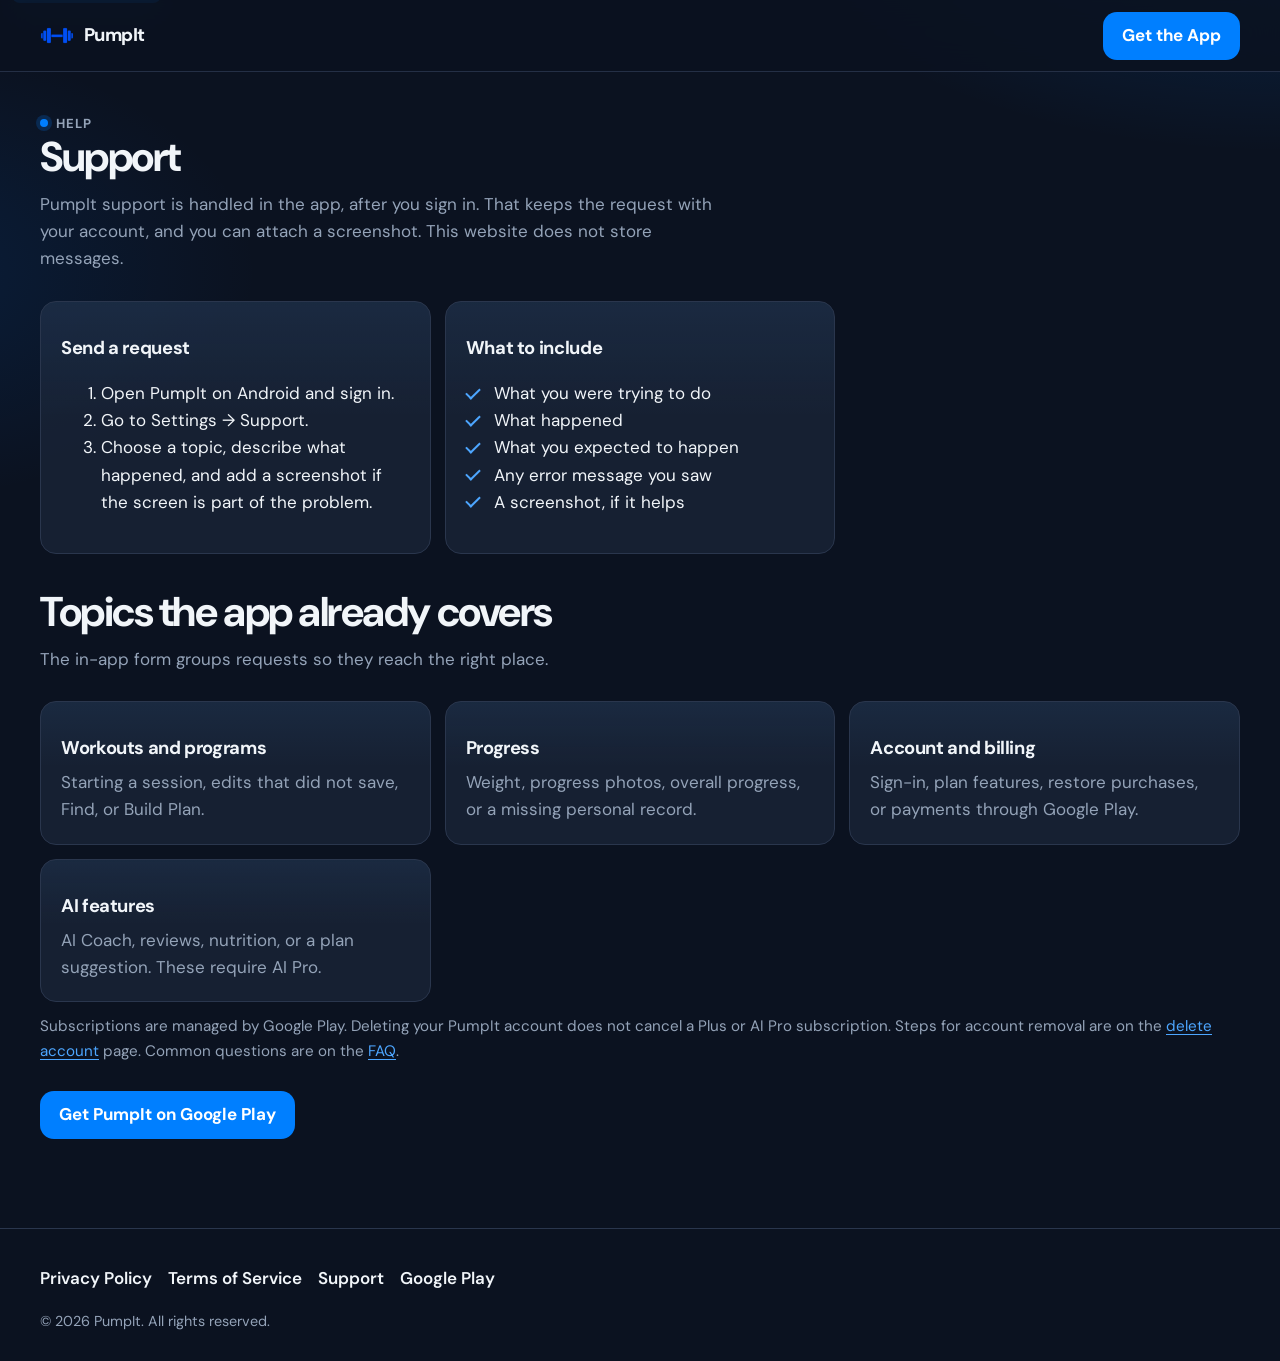
<file: support/index.html>
<!DOCTYPE html>
<html lang="en">
<head>
  <meta charset="utf-8">
  <meta name="viewport" content="width=device-width, initial-scale=1">
  <title>Support — PumpIt</title>
  <meta name="description" content="Contact PumpIt support from inside the Android app. Include what happened, what you expected, and a screenshot if it helps.">
  <link rel="canonical" href="https://pumpit.app/support/">
  <meta name="theme-color" content="#0B1220">
  <meta property="og:title" content="Support — PumpIt">
  <meta property="og:description" content="How to contact PumpIt support from the Android app.">
  <meta property="og:url" content="https://pumpit.app/support/">
  <meta property="og:image" content="https://pumpit.app/assets/og.png">
  <meta property="og:type" content="website">
  <link rel="icon" href="../assets/favicon.svg" type="image/svg+xml">
  <link rel="icon" href="../assets/favicon-32.png" sizes="32x32" type="image/png">
  <link rel="apple-touch-icon" href="../assets/apple-touch-icon.png">
  <link rel="preconnect" href="https://fonts.googleapis.com">
  <link rel="preconnect" href="https://fonts.gstatic.com" crossorigin>
  <link href="https://fonts.googleapis.com/css2?family=DM+Sans:ital,opsz,wght@0,9..40,400;0,9..40,600;0,9..40,700;0,9..40,800&display=swap" rel="stylesheet">
  <link rel="stylesheet" href="../css/styles.css">
</head>
<body>
  <a class="skip" href="#content">Skip to content</a>
  <header class="site-header">
    <div class="wrap header-inner">
      <a class="brand" href="../index.html"><img src="../assets/mark.png" alt="" width="68" height="33">PumpIt</a>
      <details class="nav-details">
        <summary aria-label="Open menu"><span>Menu</span><i class="burger" aria-hidden="true"></i></summary>
        <ul class="nav-links">
          <li><a href="../features/index.html">Features</a></li>
          <li><a href="../plans/index.html">Plans</a></li>
          <li><a href="../index.html#faq">FAQ</a></li>
        </ul>
      </details>
      <a class="btn btn-primary header-cta" href="https://play.google.com/store/apps/details?id=com.pumpit.fitness">Get the App</a>
    </div>
  </header>
  <main id="content" class="page">
    <div class="wrap">
      <div class="page-intro">
        <p class="eyebrow">Help</p>
        <h1>Support</h1>
        <p>PumpIt support is handled in the app, after you sign in. That keeps the request with your account, and you can attach a screenshot. This website does not store messages.</p>
      </div>
      <div class="card-grid">
        <article class="card">
          <h3>Send a request</h3>
          <ol>
            <li>Open PumpIt on Android and sign in.</li>
            <li>Go to Settings → Support.</li>
            <li>Choose a topic, describe what happened, and add a screenshot if the screen is part of the problem.</li>
          </ol>
        </article>
        <article class="card">
          <h3>What to include</h3>
          <ul class="checklist">
            <li>What you were trying to do</li>
            <li>What happened</li>
            <li>What you expected to happen</li>
            <li>Any error message you saw</li>
            <li>A screenshot, if it helps</li>
          </ul>
        </article>
      </div>
      <div class="section-head" style="margin-top:36px">
        <h2>Topics the app already covers</h2>
        <p>The in-app form groups requests so they reach the right place.</p>
      </div>
      <div class="card-grid">
        <article class="card"><h3>Workouts and programs</h3><p>Starting a session, edits that did not save, Find, or Build Plan.</p></article>
        <article class="card"><h3>Progress</h3><p>Weight, progress photos, overall progress, or a missing personal record.</p></article>
        <article class="card"><h3>Account and billing</h3><p>Sign-in, plan features, restore purchases, or payments through Google Play.</p></article>
        <article class="card"><h3>AI features</h3><p>AI Coach, reviews, nutrition, or a plan suggestion. These require AI Pro.</p></article>
      </div>
      <p class="note">Subscriptions are managed by Google Play. Deleting your PumpIt account does not cancel a Plus or AI Pro subscription. Steps for account removal are on the <a href="../delete-account/index.html">delete account</a> page. Common questions are on the <a href="../index.html#faq">FAQ</a>.</p>
      <p class="narrow-cta">
        <a class="btn btn-primary" href="https://play.google.com/store/apps/details?id=com.pumpit.fitness">Get PumpIt on Google Play</a>
      </p>
    </div>
  </main>
  <footer class="site-footer">
    <div class="wrap">
      <ul class="footer-links">
        <li><a href="../privacy/index.html">Privacy Policy</a></li>
        <li><a href="../terms/index.html">Terms of Service</a></li>
        <li><a href="../support/index.html" aria-current="page">Support</a></li>
        <li><a href="https://play.google.com/store/apps/details?id=com.pumpit.fitness">Google Play</a></li>
      </ul>
      <p class="legal-line">© 2026 PumpIt. All rights reserved.</p>
    </div>
  </footer>
  <script src="../js/main.js"></script>
</body>
</html>
</file>
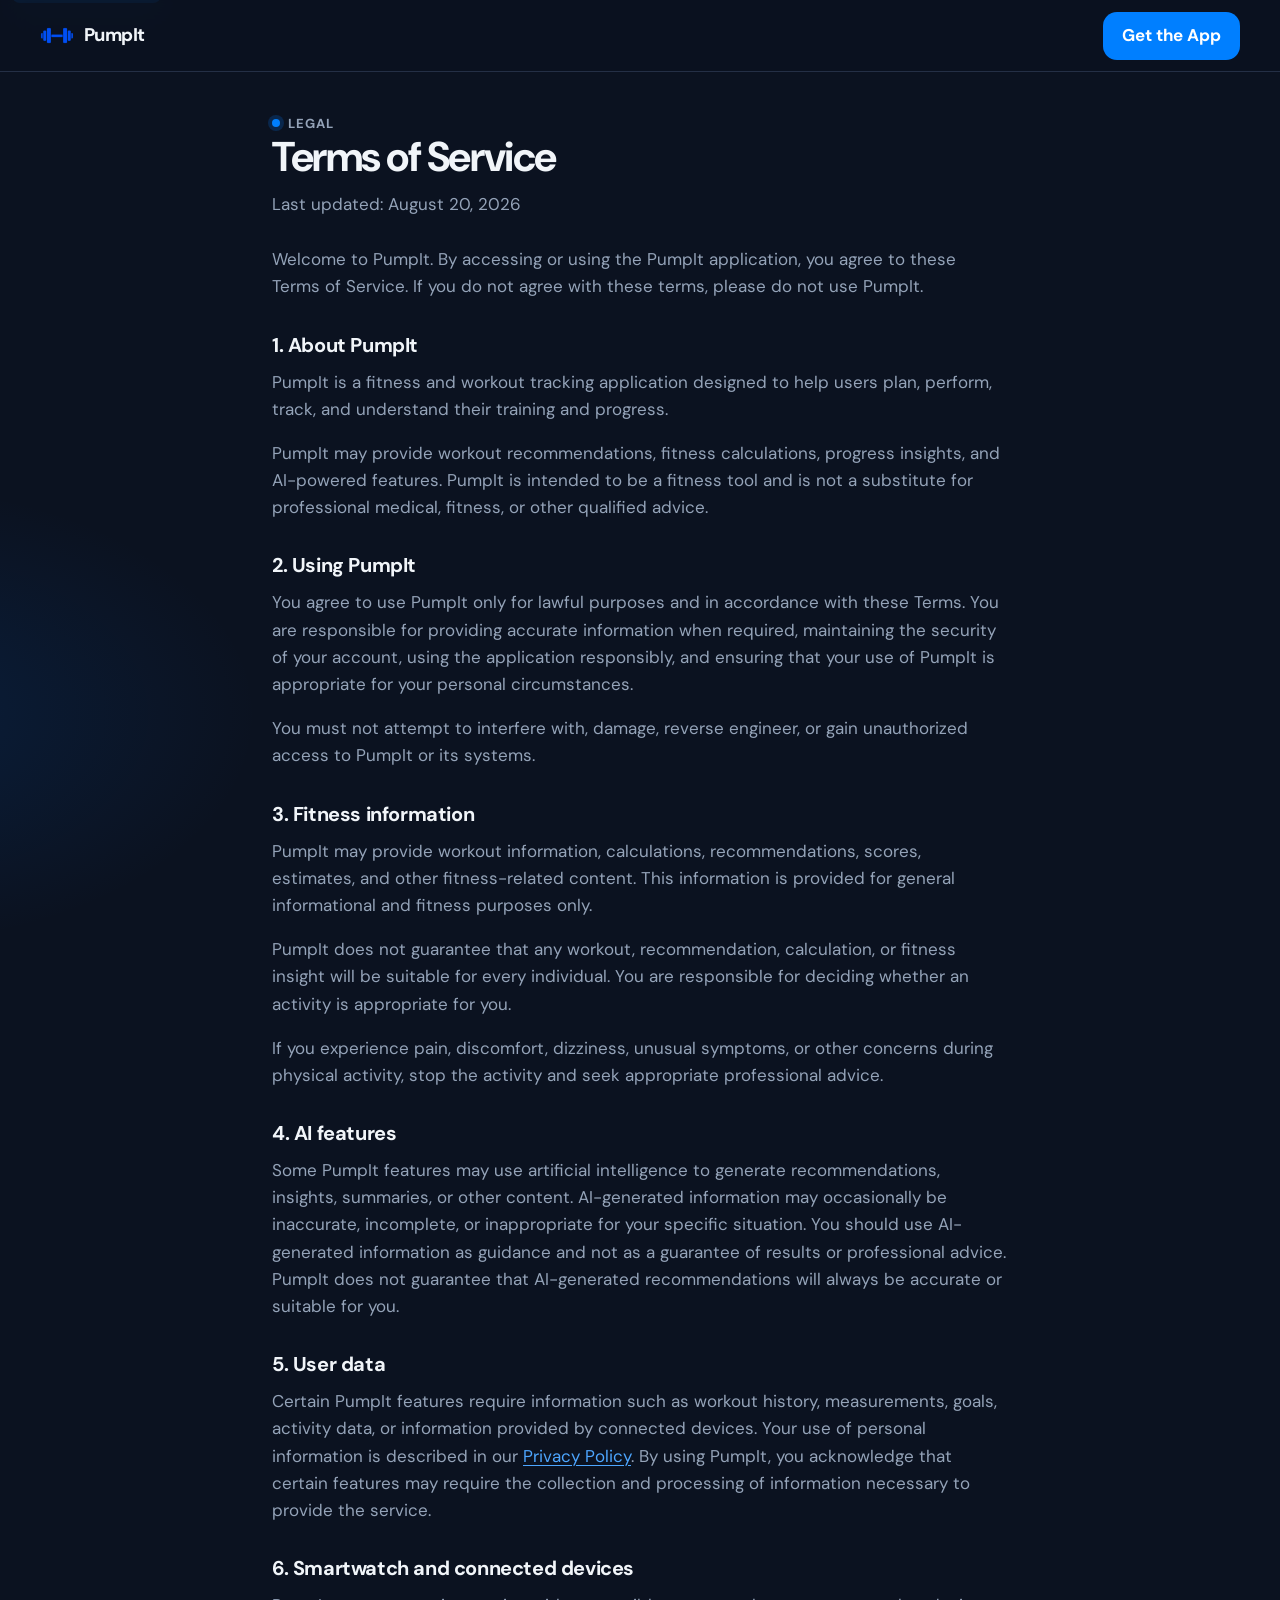
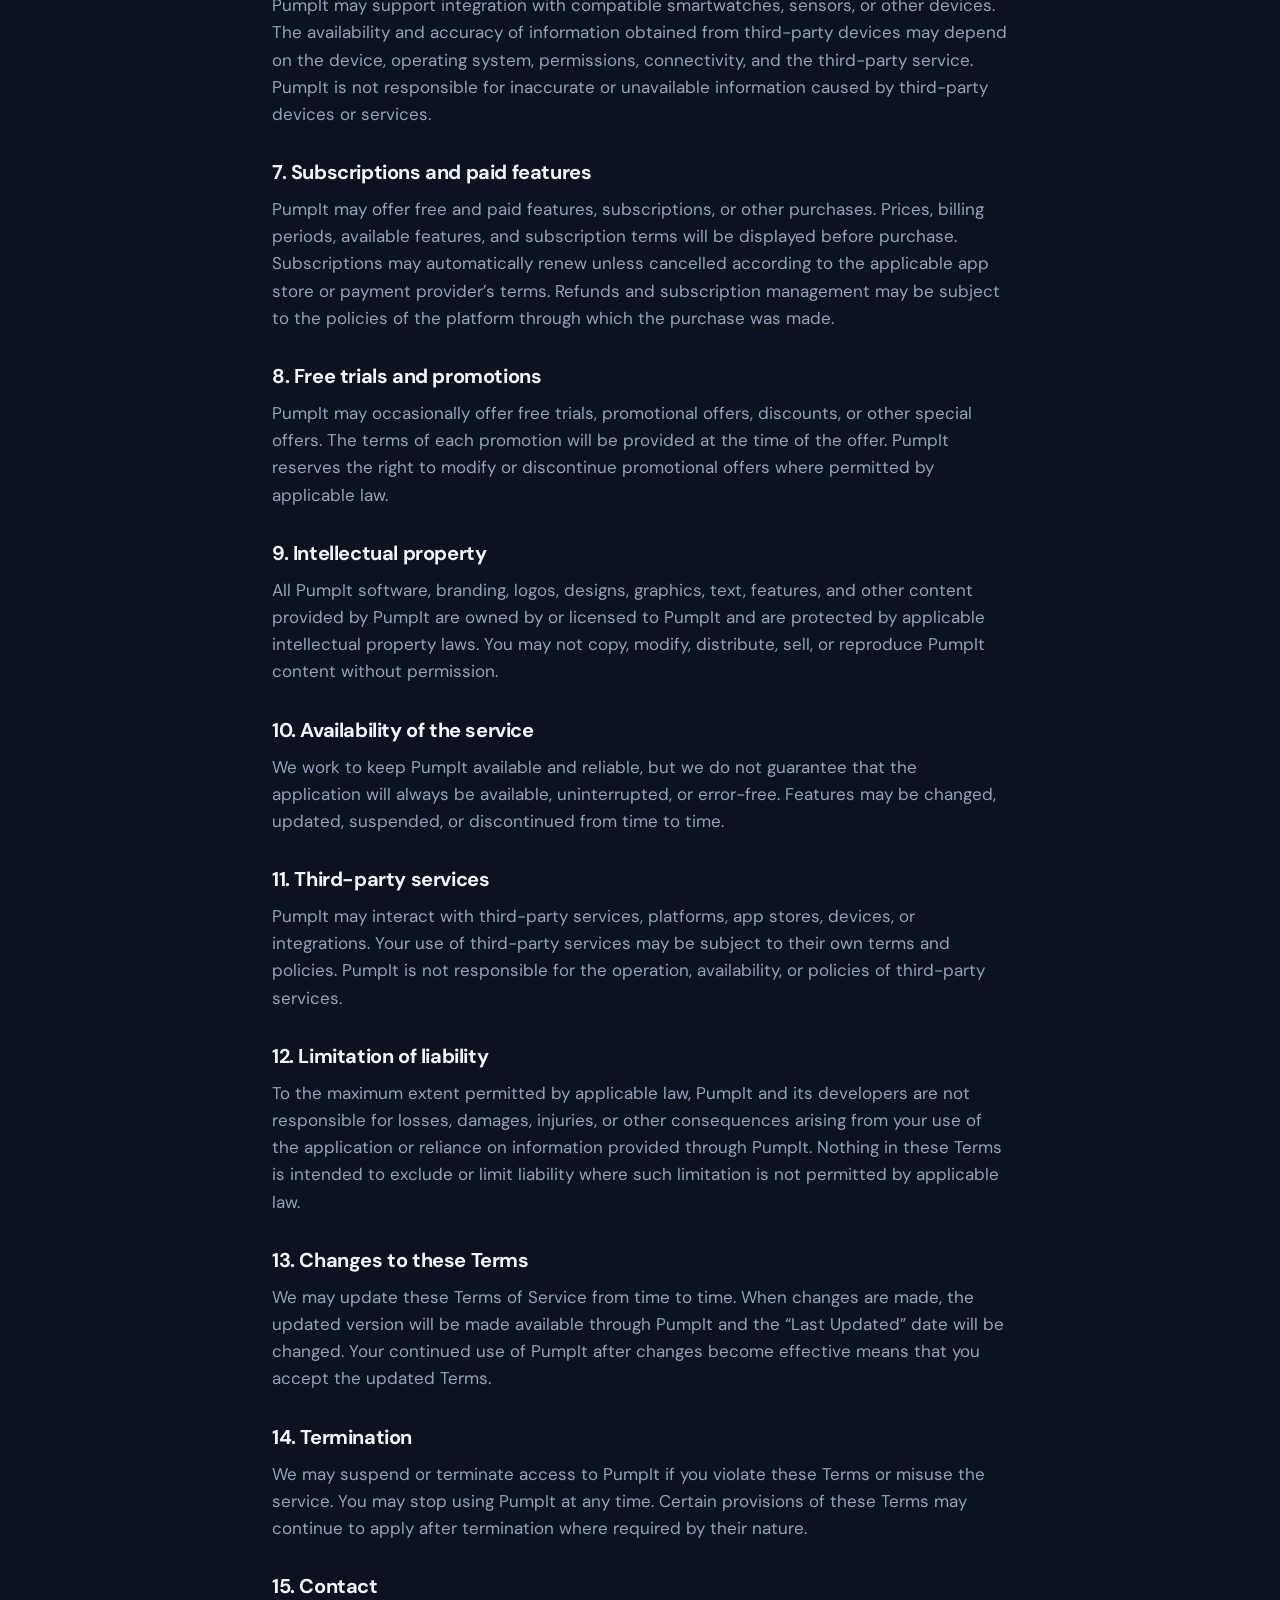
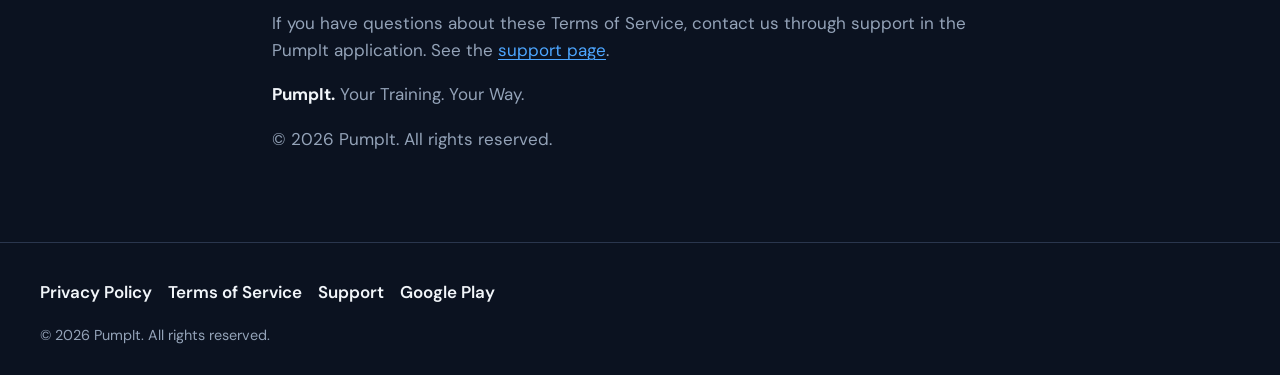
<file: terms/index.html>
<!DOCTYPE html>
<html lang="en">
<head>
  <meta charset="utf-8">
  <meta name="viewport" content="width=device-width, initial-scale=1">
  <title>Terms of Service — PumpIt</title>
  <meta name="description" content="Terms of Service for the PumpIt fitness application.">
  <link rel="canonical" href="https://pumpit.app/terms/">
  <meta name="theme-color" content="#0B1220">
  <meta property="og:title" content="Terms of Service — PumpIt">
  <meta property="og:description" content="Terms of Service for the PumpIt fitness application.">
  <meta property="og:url" content="https://pumpit.app/terms/">
  <meta property="og:image" content="https://pumpit.app/assets/og.png">
  <meta property="og:type" content="website">
  <link rel="icon" href="../assets/favicon.svg" type="image/svg+xml">
  <link rel="icon" href="../assets/favicon-32.png" sizes="32x32" type="image/png">
  <link rel="apple-touch-icon" href="../assets/apple-touch-icon.png">
  <link rel="preconnect" href="https://fonts.googleapis.com">
  <link rel="preconnect" href="https://fonts.gstatic.com" crossorigin>
  <link href="https://fonts.googleapis.com/css2?family=DM+Sans:ital,opsz,wght@0,9..40,400;0,9..40,600;0,9..40,700;0,9..40,800&display=swap" rel="stylesheet">
  <link rel="stylesheet" href="../css/styles.css">
</head>
<body>
  <a class="skip" href="#content">Skip to content</a>
  <header class="site-header">
    <div class="wrap header-inner">
      <a class="brand" href="../index.html"><img src="../assets/mark.png" alt="" width="68" height="33">PumpIt</a>
      <details class="nav-details">
        <summary aria-label="Open menu"><span>Menu</span><i class="burger" aria-hidden="true"></i></summary>
        <ul class="nav-links">
          <li><a href="../features/index.html">Features</a></li>
          <li><a href="../plans/index.html">Plans</a></li>
          <li><a href="../index.html#faq">FAQ</a></li>
        </ul>
      </details>
      <a class="btn btn-primary header-cta" href="https://play.google.com/store/apps/details?id=com.pumpit.fitness">Get the App</a>
    </div>
  </header>
  <main id="content" class="page">
    <div class="wrap prose">
      <div class="page-intro">
        <p class="eyebrow">Legal</p>
        <h1>Terms of Service</h1>
        <p>Last updated: August 20, 2026</p>
      </div>
      <p>Welcome to PumpIt. By accessing or using the PumpIt application, you agree to these Terms of Service. If you do not agree with these terms, please do not use PumpIt.</p>

      <h2>1. About PumpIt</h2>
      <p>PumpIt is a fitness and workout tracking application designed to help users plan, perform, track, and understand their training and progress.</p>
      <p>PumpIt may provide workout recommendations, fitness calculations, progress insights, and AI-powered features. PumpIt is intended to be a fitness tool and is not a substitute for professional medical, fitness, or other qualified advice.</p>

      <h2>2. Using PumpIt</h2>
      <p>You agree to use PumpIt only for lawful purposes and in accordance with these Terms. You are responsible for providing accurate information when required, maintaining the security of your account, using the application responsibly, and ensuring that your use of PumpIt is appropriate for your personal circumstances.</p>
      <p>You must not attempt to interfere with, damage, reverse engineer, or gain unauthorized access to PumpIt or its systems.</p>

      <h2>3. Fitness information</h2>
      <p>PumpIt may provide workout information, calculations, recommendations, scores, estimates, and other fitness-related content. This information is provided for general informational and fitness purposes only.</p>
      <p>PumpIt does not guarantee that any workout, recommendation, calculation, or fitness insight will be suitable for every individual. You are responsible for deciding whether an activity is appropriate for you.</p>
      <p>If you experience pain, discomfort, dizziness, unusual symptoms, or other concerns during physical activity, stop the activity and seek appropriate professional advice.</p>

      <h2>4. AI features</h2>
      <p>Some PumpIt features may use artificial intelligence to generate recommendations, insights, summaries, or other content. AI-generated information may occasionally be inaccurate, incomplete, or inappropriate for your specific situation. You should use AI-generated information as guidance and not as a guarantee of results or professional advice. PumpIt does not guarantee that AI-generated recommendations will always be accurate or suitable for you.</p>

      <h2>5. User data</h2>
      <p>Certain PumpIt features require information such as workout history, measurements, goals, activity data, or information provided by connected devices. Your use of personal information is described in our <a href="../privacy/index.html">Privacy Policy</a>. By using PumpIt, you acknowledge that certain features may require the collection and processing of information necessary to provide the service.</p>

      <h2>6. Smartwatch and connected devices</h2>
      <p>PumpIt may support integration with compatible smartwatches, sensors, or other devices. The availability and accuracy of information obtained from third-party devices may depend on the device, operating system, permissions, connectivity, and the third-party service. PumpIt is not responsible for inaccurate or unavailable information caused by third-party devices or services.</p>

      <h2>7. Subscriptions and paid features</h2>
      <p>PumpIt may offer free and paid features, subscriptions, or other purchases. Prices, billing periods, available features, and subscription terms will be displayed before purchase. Subscriptions may automatically renew unless cancelled according to the applicable app store or payment provider’s terms. Refunds and subscription management may be subject to the policies of the platform through which the purchase was made.</p>

      <h2>8. Free trials and promotions</h2>
      <p>PumpIt may occasionally offer free trials, promotional offers, discounts, or other special offers. The terms of each promotion will be provided at the time of the offer. PumpIt reserves the right to modify or discontinue promotional offers where permitted by applicable law.</p>

      <h2>9. Intellectual property</h2>
      <p>All PumpIt software, branding, logos, designs, graphics, text, features, and other content provided by PumpIt are owned by or licensed to PumpIt and are protected by applicable intellectual property laws. You may not copy, modify, distribute, sell, or reproduce PumpIt content without permission.</p>

      <h2>10. Availability of the service</h2>
      <p>We work to keep PumpIt available and reliable, but we do not guarantee that the application will always be available, uninterrupted, or error-free. Features may be changed, updated, suspended, or discontinued from time to time.</p>

      <h2>11. Third-party services</h2>
      <p>PumpIt may interact with third-party services, platforms, app stores, devices, or integrations. Your use of third-party services may be subject to their own terms and policies. PumpIt is not responsible for the operation, availability, or policies of third-party services.</p>

      <h2>12. Limitation of liability</h2>
      <p>To the maximum extent permitted by applicable law, PumpIt and its developers are not responsible for losses, damages, injuries, or other consequences arising from your use of the application or reliance on information provided through PumpIt. Nothing in these Terms is intended to exclude or limit liability where such limitation is not permitted by applicable law.</p>

      <h2>13. Changes to these Terms</h2>
      <p>We may update these Terms of Service from time to time. When changes are made, the updated version will be made available through PumpIt and the “Last Updated” date will be changed. Your continued use of PumpIt after changes become effective means that you accept the updated Terms.</p>

      <h2>14. Termination</h2>
      <p>We may suspend or terminate access to PumpIt if you violate these Terms or misuse the service. You may stop using PumpIt at any time. Certain provisions of these Terms may continue to apply after termination where required by their nature.</p>

      <h2>15. Contact</h2>
      <p>If you have questions about these Terms of Service, contact us through support in the PumpIt application. See the <a href="../support/index.html">support page</a>.</p>
      <p><strong>PumpIt.</strong> Your Training. Your Way.</p>
      <p>© 2026 PumpIt. All rights reserved.</p>
    </div>
  </main>
  <footer class="site-footer">
    <div class="wrap">
      <ul class="footer-links">
        <li><a href="../privacy/index.html">Privacy Policy</a></li>
        <li><a href="../terms/index.html" aria-current="page">Terms of Service</a></li>
        <li><a href="../support/index.html">Support</a></li>
        <li><a href="https://play.google.com/store/apps/details?id=com.pumpit.fitness">Google Play</a></li>
      </ul>
      <p class="legal-line">© 2026 PumpIt. All rights reserved.</p>
    </div>
  </footer>
  <script src="../js/main.js"></script>
</body>
</html>
</file>
<file: css/styles.css>
/* PumpIt marketing site. Colors match lib/core/theme/app_colors.dart. */

:root {
  --bg: #0b1220;
  --surface: #121a2b;
  --card: #1a2438;
  --text: #f1f5f9;
  --muted: #94a3b8;
  --border: #2a364d;
  --azure: #007fff;
  --azure-dark: #005fcc;
  --azure-light: #4da6ff;
  --green: #2bb673;
  --gold: #ffc857;
  --purple: #7c5cff;
  --danger: #e5484d;
  --shadow: 0 24px 60px rgba(0, 0, 0, 0.35);
  --header: 72px;
  --radius: 16px;
  --max: 1200px;
  --font: "DM Sans", "Segoe UI", sans-serif;
}

*,
*::before,
*::after {
  box-sizing: border-box;
}

html {
  scroll-behavior: smooth;
  scroll-padding-top: calc(var(--header) + 12px);
  color-scheme: dark;
}

body {
  margin: 0;
  min-height: 100vh;
  font-family: var(--font);
  font-size: 1.0625rem;
  line-height: 1.6;
  color: var(--text);
  background:
    radial-gradient(900px 480px at 100% -10%, rgba(0, 127, 255, 0.22), transparent 60%),
    radial-gradient(700px 420px at -10% 20%, rgba(0, 95, 204, 0.16), transparent 55%),
    var(--bg);
}

body.nav-lock {
  overflow: hidden;
}

img {
  max-width: 100%;
  height: auto;
  display: block;
}

[hidden] {
  display: none !important;
}

a {
  color: var(--azure-light);
  text-decoration-thickness: 1px;
  text-underline-offset: 3px;
}

a:hover {
  color: #fff;
}

:focus-visible {
  outline: 2px solid var(--azure-light);
  outline-offset: 3px;
}

.skip {
  position: absolute;
  left: 12px;
  top: -40px;
  z-index: 20;
  background: var(--azure);
  color: #fff;
  padding: 8px 12px;
  border-radius: 8px;
}

.skip:focus {
  top: 12px;
}

.wrap {
  width: min(var(--max), calc(100% - 40px));
  margin-inline: auto;
}

.site-header {
  position: sticky;
  top: 0;
  z-index: 30;
  height: var(--header);
  backdrop-filter: blur(16px);
  background: rgba(11, 18, 32, 0.86);
  border-bottom: 1px solid rgba(42, 54, 77, 0.85);
}

.header-inner {
  height: 100%;
  display: flex;
  align-items: center;
  gap: 12px;
}

.brand {
  display: flex;
  align-items: center;
  gap: 10px;
  color: var(--text);
  text-decoration: none;
  font-weight: 800;
  letter-spacing: -0.03em;
  font-size: 1.15rem;
}

.brand img {
  width: 34px;
  height: 18px;
  object-fit: contain;
}

.nav-details {
  margin-left: auto;
  display: flex;
  align-items: center;
}

.nav-details > summary {
  list-style: none;
  width: 44px;
  height: 44px;
  display: grid;
  place-items: center;
  border-radius: 12px;
  border: 1px solid var(--border);
  background: var(--card);
  cursor: pointer;
}

.nav-details > summary::-webkit-details-marker {
  display: none;
}

.nav-details > summary span {
  position: absolute;
  width: 1px;
  height: 1px;
  overflow: hidden;
  clip: rect(0 0 0 0);
}

.burger,
.burger::before,
.burger::after {
  display: block;
  width: 18px;
  height: 2px;
  background: var(--text);
  border-radius: 2px;
  position: relative;
}

.burger::before,
.burger::after {
  content: "";
  position: absolute;
  left: 0;
}

.burger::before {
  top: -6px;
}

.burger::after {
  top: 6px;
}

.nav-links {
  display: none;
  list-style: none;
  margin: 0;
  padding: 12px;
  position: absolute;
  top: calc(var(--header) - 1px);
  left: 0;
  right: 0;
  z-index: 40;
  background: #121a2b;
  border-bottom: 1px solid var(--border);
  box-shadow: 0 18px 40px rgba(0, 0, 0, 0.35);
}

.nav-details[open] .nav-links {
  display: grid;
}

.nav-links a {
  display: block;
  color: var(--text);
  text-decoration: none;
  font-weight: 600;
  padding: 12px 14px;
  border-radius: 12px;
}

.nav-links a:hover,
.nav-links a[aria-current="page"] {
  background: rgba(0, 127, 255, 0.14);
  color: #fff;
}

.header-cta {
  flex: 0 0 auto;
}

.btn {
  display: inline-flex;
  align-items: center;
  justify-content: center;
  min-height: 48px;
  padding: 0 18px;
  border-radius: 14px;
  border: 1px solid transparent;
  font: inherit;
  font-weight: 700;
  text-decoration: none;
  cursor: pointer;
}

.btn-primary {
  background: var(--azure);
  color: #fff;
}

.btn-primary:hover {
  background: var(--azure-dark);
  color: #fff;
}

.btn-ghost {
  background: transparent;
  color: var(--text);
  border-color: var(--border);
}

.btn-ghost:hover {
  border-color: var(--azure);
  color: #fff;
}

.hero {
  padding: 28px 0 12px;
}

.hero-banner {
  width: 100%;
  height: auto;
  border-radius: 22px;
  border: 1px solid rgba(77, 166, 255, 0.28);
  box-shadow: var(--shadow);
}

.hero-below {
  display: grid;
  gap: 4px 28px;
  margin-top: 22px;
  align-items: center;
}

.hero-below .store-row {
  margin: 0 0 8px;
}

.visually-hidden {
  position: absolute;
  width: 1px;
  height: 1px;
  padding: 0;
  margin: -1px;
  overflow: hidden;
  clip: rect(0, 0, 0, 0);
  white-space: nowrap;
  border: 0;
}

.plan-grid {
  display: grid;
  gap: 14px;
  margin-top: 22px;
}

.photo-frame {
  margin: 0;
}

.photo {
  width: 100%;
  height: 340px;
  object-fit: cover;
  border-radius: 22px;
  border: 1px solid rgba(77, 166, 255, 0.28);
  box-shadow: var(--shadow);
}

.photo-train {
  object-position: center 42%;
}

.photo-strength {
  object-position: center 22%;
}

.plan-grid p {
  margin: 0;
  color: var(--muted);
}

.eyebrow {
  display: inline-flex;
  align-items: center;
  gap: 8px;
  margin: 0 0 14px;
  color: var(--azure-light);
  font-size: 0.82rem;
  font-weight: 700;
  letter-spacing: 0.08em;
  text-transform: uppercase;
}

.eyebrow::before {
  content: "";
  width: 8px;
  height: 8px;
  border-radius: 50%;
  background: var(--azure);
  box-shadow: 0 0 0 4px rgba(0, 127, 255, 0.2);
}

h1,
h2,
h3,
p {
  margin-top: 0;
}

h1 {
  font-size: clamp(2.4rem, 8vw, 4.4rem);
  line-height: 0.98;
  letter-spacing: -0.045em;
  margin-bottom: 16px;
}

h1 span {
  color: var(--azure-light);
}

.lead {
  color: var(--muted);
  font-size: 1.12rem;
  max-width: 38rem;
}

.store-row {
  display: flex;
  flex-wrap: wrap;
  align-items: center;
  gap: 4px;
  margin: 28px 0 18px;
}

.store-link {
  display: inline-flex;
  line-height: 0;
  padding: 5px 8px;
  border: 1px solid rgba(160, 170, 185, 0.35);
  border-radius: 8px;
  background: rgba(140, 150, 165, 0.14);
  transition: border-color 0.2s ease;
}

.store-link:hover,
.store-link:focus-visible {
  border-color: var(--azure);
  outline: none;
}

.store-link img,
.store-soon {
  height: 78px;
  width: auto;
}

.store-soon {
  opacity: 0.9;
}

.fact-row {
  display: flex;
  flex-wrap: wrap;
  gap: 8px;
  margin: 0;
  padding: 0;
  list-style: none;
}

.fact-row li {
  background: rgba(26, 36, 56, 0.8);
  border: 1px solid var(--border);
  border-radius: 999px;
  padding: 6px 12px;
  color: var(--muted);
  font-size: 0.92rem;
}

.section {
  padding: 72px 0;
}

.section-head {
  max-width: 40rem;
  margin-bottom: 28px;
}

.section-head h2,
.page-intro h1 {
  font-size: clamp(1.8rem, 4vw, 2.6rem);
  letter-spacing: -0.035em;
  line-height: 1.1;
  margin-bottom: 10px;
}

.section-head p,
.page-intro p {
  color: var(--muted);
  margin-bottom: 0;
}

.card-groups {
  display: grid;
  gap: 14px;
}

.card-grid {
  display: grid;
  gap: 14px;
}

.card-top {
  display: flex;
  align-items: center;
  gap: 12px;
}

.card {
  background: rgba(26, 36, 56, 0.72);
  border: 1px solid var(--border);
  border-radius: var(--radius);
  padding: 20px;
}

.card h3 {
  margin: 12px 0 6px;
  font-size: 1.15rem;
  letter-spacing: -0.02em;
}

.card p {
  margin: 0;
  color: var(--muted);
}

.icon {
  width: 42px;
  height: 42px;
  border-radius: 12px;
  display: grid;
  place-items: center;
  background: rgba(0, 127, 255, 0.14);
  color: var(--azure-light);
}

.icon svg {
  width: 22px;
  height: 22px;
  fill: none;
  stroke: currentColor;
  stroke-width: 1.8;
  stroke-linecap: round;
  stroke-linejoin: round;
}

.tag {
  display: inline-flex;
  align-items: center;
  min-height: 26px;
  padding: 0 8px;
  border-radius: 999px;
  font-size: 0.75rem;
  font-weight: 800;
  letter-spacing: 0.04em;
  text-transform: uppercase;
}

.tag-free {
  color: var(--green);
  background: rgba(43, 182, 115, 0.12);
}

.tag-plus {
  color: var(--azure-light);
  background: rgba(0, 127, 255, 0.14);
}

.tag-ai {
  color: #d2c6ff;
  background: rgba(124, 92, 255, 0.18);
}

.tag-soon {
  color: var(--gold);
  background: rgba(255, 200, 87, 0.12);
}

.split {
  display: grid;
  gap: 32px;
  align-items: center;
}

.split ul,
.prose ul {
  margin: 0;
  padding-left: 1.1rem;
  color: var(--muted);
}

.split li + li,
.prose li + li {
  margin-top: 8px;
}

.checklist {
  list-style: none;
  padding: 0;
}

.checklist li {
  position: relative;
  padding-left: 28px;
}

.checklist li::before {
  content: "";
  position: absolute;
  left: 0;
  top: 0.45em;
  width: 14px;
  height: 8px;
  border-left: 2px solid var(--azure-light);
  border-bottom: 2px solid var(--azure-light);
  transform: rotate(-45deg);
}

.table-scroll {
  overflow-x: auto;
  border: 1px solid var(--border);
  border-radius: var(--radius);
  background: rgba(18, 26, 43, 0.7);
}

table {
  width: 100%;
  min-width: 640px;
  border-collapse: collapse;
}

caption {
  text-align: left;
  padding: 16px 16px 0;
  font-weight: 800;
  letter-spacing: -0.02em;
}

th,
td {
  text-align: left;
  padding: 12px 16px;
  border-top: 1px solid var(--border);
  vertical-align: top;
}

thead th {
  color: var(--muted);
  font-size: 0.82rem;
  letter-spacing: 0.06em;
  text-transform: uppercase;
}

tbody th {
  font-weight: 600;
}

.plan-table thead th:not(:first-child),
.plan-table td {
  text-align: center;
}

.plan-table .plan-group th {
  text-align: left;
  background: rgba(0, 127, 255, 0.08);
  color: var(--azure-light);
  font-size: 0.75rem;
  font-weight: 800;
  letter-spacing: 0.08em;
  text-transform: uppercase;
  padding-top: 16px;
  padding-bottom: 16px;
}

.plan-ai {
  display: inline-block;
  margin-left: 4px;
  padding: 2px 7px;
  border-radius: 999px;
  background: rgba(124, 92, 255, 0.18);
  color: #c4b5fd;
  font-size: 0.72rem;
  font-weight: 800;
  letter-spacing: 0.04em;
  vertical-align: middle;
}

.plan-soon {
  color: var(--gold);
  font-weight: 700;
  font-size: 0.85rem;
}

.note {
  color: var(--muted);
  font-size: 0.95rem;
  margin-top: 12px;
}

.steps {
  display: grid;
  gap: 14px;
  list-style: none;
  margin: 0;
  padding: 0;
  counter-reset: step;
}

.steps li {
  background: rgba(26, 36, 56, 0.72);
  border: 1px solid var(--border);
  border-radius: var(--radius);
  padding: 20px 20px 20px 76px;
  position: relative;
}

.steps li::before {
  counter-increment: step;
  content: counter(step, decimal-leading-zero);
  position: absolute;
  left: 16px;
  top: 18px;
  width: 44px;
  height: 44px;
  display: grid;
  place-items: center;
  border-radius: 12px;
  background: rgba(0, 127, 255, 0.14);
  color: var(--azure-light);
  font-weight: 800;
}

.steps h3 {
  margin: 0 0 6px;
}

.steps p {
  margin: 0;
  color: var(--muted);
}

.shot-row {
  display: grid;
  grid-auto-flow: column;
  grid-auto-columns: 78%;
  gap: 16px;
  overflow-x: auto;
  scroll-snap-type: x mandatory;
  padding-bottom: 8px;
}

.shot-row figure {
  scroll-snap-align: start;
  margin: 0;
}

.shot-row figcaption {
  text-align: center;
  color: var(--muted);
  margin-top: 12px;
  font-weight: 600;
}

.device {
  width: min(100%, 280px);
  margin-inline: auto;
  padding: 12px;
  border-radius: 36px;
  background: linear-gradient(180deg, #243044, #0e1522);
  border: 1px solid #3a4a66;
  box-shadow: var(--shadow), inset 0 0 0 1px rgba(255, 255, 255, 0.04);
}

.device-screen {
  position: relative;
  aspect-ratio: 9 / 19.2;
  border-radius: 26px;
  overflow: hidden;
  background: #0b1220;
}

.device-shot {
  position: absolute;
  inset: 0;
  width: 100%;
  height: 100%;
  object-fit: cover;
  object-position: top;
}

.device-fallback {
  position: absolute;
  inset: 0;
  padding: 18px 14px 14px;
  display: flex;
  flex-direction: column;
  gap: 10px;
  background:
    radial-gradient(120px 80px at 80% 0%, rgba(0, 127, 255, 0.25), transparent 70%),
    #0b1220;
}

.preview-badge {
  position: absolute;
  top: 10px;
  right: 10px;
  z-index: 2;
  background: rgba(11, 18, 32, 0.82);
  color: var(--gold);
  border: 1px solid rgba(255, 200, 87, 0.35);
  border-radius: 999px;
  font-size: 0.68rem;
  font-weight: 800;
  letter-spacing: 0.06em;
  padding: 3px 8px;
}

.ui-kicker {
  color: var(--muted);
  font-size: 0.72rem;
  font-weight: 700;
  letter-spacing: 0.08em;
  text-transform: uppercase;
}

.ui-title {
  font-weight: 800;
  letter-spacing: -0.03em;
  font-size: 1.25rem;
}

.ui-card {
  background: #1a2438;
  border: 1px solid #2a364d;
  border-radius: 14px;
  padding: 12px;
}

.ui-row {
  display: flex;
  justify-content: space-between;
  gap: 8px;
  color: var(--muted);
  font-size: 0.82rem;
}

.ui-strong {
  color: var(--text);
  font-weight: 700;
}

.ui-bar {
  height: 8px;
  border-radius: 99px;
  background: #243044;
  overflow: hidden;
}

.ui-bar span {
  display: block;
  height: 100%;
  width: 68%;
  background: linear-gradient(90deg, var(--azure), var(--azure-light));
}

.ui-btn {
  margin-top: auto;
  text-align: center;
  background: var(--azure);
  color: #fff;
  border-radius: 12px;
  font-weight: 800;
  padding: 10px;
}

.ui-set {
  display: grid;
  grid-template-columns: 28px 1fr 1fr 28px;
  gap: 6px;
  align-items: center;
  font-size: 0.78rem;
  color: var(--muted);
}

.ui-set b {
  color: var(--text);
}

.dot-ok {
  width: 16px;
  height: 16px;
  border-radius: 50%;
  background: var(--green);
  justify-self: center;
}

.faq-list {
  display: grid;
  gap: 10px;
}

.faq-item {
  background: rgba(26, 36, 56, 0.72);
  border: 1px solid var(--border);
  border-radius: 14px;
  padding: 4px 16px;
}

.faq-item summary {
  cursor: pointer;
  font-weight: 700;
  padding: 14px 28px 14px 0;
  list-style: none;
  position: relative;
}

.faq-item summary::-webkit-details-marker {
  display: none;
}

.faq-item summary::after {
  content: "";
  position: absolute;
  right: 4px;
  top: 50%;
  width: 8px;
  height: 8px;
  border-right: 2px solid var(--muted);
  border-bottom: 2px solid var(--muted);
  transform: translateY(-70%) rotate(45deg);
}

.faq-item[open] summary::after {
  transform: translateY(-20%) rotate(225deg);
}

.faq-item p {
  color: var(--muted);
  margin: 0 0 14px;
}

.support-panel {
  display: grid;
  gap: 14px;
}

.site-footer {
  border-top: 1px solid var(--border);
  padding: 36px 0 28px;
}

.footer-grid {
  display: grid;
  gap: 22px;
}

.footer-brand p {
  color: var(--muted);
  max-width: 28rem;
}

.footer-links {
  display: flex;
  flex-wrap: wrap;
  gap: 10px 16px;
  list-style: none;
  margin: 0;
  padding: 0;
}

.footer-links a {
  color: var(--text);
  text-decoration: none;
  font-weight: 600;
}

.footer-links a:hover {
  color: var(--azure-light);
}

.legal-line {
  color: var(--muted);
  font-size: 0.9rem;
  margin: 18px 0 0;
}

.page {
  padding: 36px 0 72px;
}

.page-intro {
  max-width: 42rem;
  margin-bottom: 28px;
}

.prose {
  max-width: 46rem;
}

.prose h2 {
  font-size: 1.25rem;
  margin: 28px 0 8px;
  letter-spacing: -0.02em;
}

.prose p,
.prose li {
  color: var(--muted);
}

.prose strong {
  color: var(--text);
}

.narrow-cta {
  margin-top: 28px;
}

@media (min-width: 720px) {
  .card-grid,
  .steps,
  .support-panel {
    grid-template-columns: 1fr 1fr;
  }

  .shot-row {
    grid-auto-columns: 46%;
  }

  .footer-grid {
    grid-template-columns: 1.4fr 1fr;
    align-items: start;
  }
}

@media (min-width: 960px) {
  .nav-details > summary {
    display: none;
  }

  .nav-links,
  .nav-details[open] .nav-links {
    display: flex;
    position: static;
    background: transparent;
    border: 0;
    padding: 0;
    gap: 2px;
  }

  .nav-links a {
    padding: 8px 12px;
  }

  .hero {
    padding: 36px 0 16px;
  }

  .hero-below {
    grid-template-columns: 1.3fr auto;
  }

  .split {
    grid-template-columns: 1.05fr 0.95fr;
    gap: 48px;
  }

  .plan-grid {
    grid-template-columns: 1fr 1fr;
  }

  .photo {
    height: 520px;
  }

  .split.reverse .split-copy {
    order: 2;
  }

  .card-grid {
    grid-template-columns: repeat(3, 1fr);
  }

  .card-groups .card-grid {
    grid-template-columns: 1fr 1fr;
  }

  .steps {
    grid-template-columns: repeat(3, 1fr);
  }

  .shot-row {
    grid-auto-flow: row;
    grid-template-columns: repeat(4, 1fr);
    grid-auto-columns: auto;
    overflow: visible;
  }

  .support-panel {
    grid-template-columns: 1.2fr 0.8fr;
  }
}

@media (prefers-reduced-motion: reduce) {
  html {
    scroll-behavior: auto;
  }

  *,
  *::before,
  *::after {
    animation: none !important;
    transition: none !important;
  }
}

@media (prefers-reduced-motion: no-preference) {
  .hero-banner,
  .hero-below {
    animation: rise 0.7s ease both;
  }

  .hero-below {
    animation-delay: 0.08s;
  }

  .card,
  .steps li {
    transition: border-color 0.2s ease, transform 0.2s ease;
  }

  .card:hover,
  .steps li:hover {
    border-color: rgba(77, 166, 255, 0.55);
    transform: translateY(-2px);
  }
}

.card {
  background:
    linear-gradient(180deg, rgba(77, 166, 255, 0.07), transparent 46%),
    rgba(26, 36, 56, 0.78);
}

.tour {
  position: relative;
}

.tour-block + .tour-block {
  margin-top: 72px;
  padding-top: 28px;
  border-top: 1px solid rgba(42, 54, 77, 0.85);
}

.tour-kicker {
  max-width: 680px;
  margin-bottom: 22px;
}

.tour-kicker h3 {
  margin: 8px 0 0;
  font-size: clamp(1.45rem, 2vw, 2rem);
  letter-spacing: -0.03em;
}

.tour-layout {
  display: grid;
  gap: 8px;
}

.tour-stage {
  position: sticky;
  top: 72px;
  z-index: 4;
  padding-bottom: 8px;
  background: linear-gradient(180deg, var(--bg) 78%, rgba(11, 18, 32, 0));
}

.tour-device {
  position: relative;
  width: fit-content;
  margin: 0 auto;
  padding: 10px;
  border-radius: 38px;
  background:
    linear-gradient(160deg, rgba(77, 166, 255, 0.45), transparent 28%),
    linear-gradient(180deg, #2a3850, #0c1320);
  box-shadow:
    0 24px 60px rgba(0, 0, 0, 0.38),
    inset 0 0 0 1px rgba(255, 255, 255, 0.06);
}

.tour-screen {
  position: relative;
  overflow: hidden;
  height: min(42vh, 380px);
  width: calc(min(42vh, 380px) * 9 / 19.5);
  border-radius: 28px;
  background: #070d18;
  box-shadow: inset 0 0 0 1px rgba(255, 255, 255, 0.04);
}

.tour-reel {
  width: 100%;
  display: flex;
  justify-content: center;
}

.tour-reel img {
  width: 100%;
  height: auto;
  display: block;
  transition: opacity 0.35s ease;
}

.swap-ring {
  position: absolute;
  left: 5%;
  width: 90%;
  height: 26px;
  border: 2px solid #4da6ff;
  border-radius: 12px;
  box-shadow:
    0 0 0 5px rgba(0, 127, 255, 0.22),
    0 8px 22px rgba(0, 127, 255, 0.28);
  pointer-events: none;
  z-index: 3;
}

.swap-float {
  position: absolute;
  left: calc(100% + 18px);
  display: inline-flex;
  align-items: center;
  gap: 8px;
  background: #007fff;
  color: #fff;
  font-size: 0.82rem;
  font-weight: 800;
  padding: 8px 12px;
  border-radius: 999px;
  white-space: nowrap;
  box-shadow: 0 10px 24px rgba(0, 127, 255, 0.35);
  z-index: 5;
}

.swap-float::before {
  content: "";
  position: absolute;
  right: 100%;
  top: 50%;
  width: 18px;
  height: 2px;
  background: #4da6ff;
}

.swap-label {
  position: absolute;
  top: 50%;
  right: 8px;
  transform: translateY(-50%);
  display: none;
}

.swap-arrow {
  width: 0;
  height: 0;
  border-top: 5px solid transparent;
  border-bottom: 5px solid transparent;
  border-right: 7px solid #fff;
}

.tour-dots {
  display: flex;
  justify-content: center;
  gap: 8px;
  margin-top: 14px;
}

.tour-dot {
  width: 8px;
  height: 8px;
  padding: 0;
  border: 0;
  border-radius: 99px;
  background: #2a364d;
  cursor: pointer;
}

.tour-dot[aria-current="true"] {
  width: 22px;
  background: #007fff;
}

.tour-step {
  min-height: 52vh;
  display: flex;
  flex-direction: column;
  justify-content: center;
  padding: 18px 0 28px;
  opacity: 0.45;
  transform: translateY(8px);
  transition: opacity 0.45s ease, transform 0.45s ease;
}

.tour-step.is-active {
  opacity: 1;
  transform: none;
}

.tour-step.is-long {
  min-height: 130vh;
}

.tour-step h3 {
  margin: 10px 0 8px;
  font-size: 1.45rem;
  letter-spacing: -0.03em;
}

.tour-step p {
  margin: 0;
  color: var(--muted);
  max-width: 46rem;
}

.tour-step strong {
  color: var(--text, #f1f5f9);
}

.chip {
  display: inline-flex;
  align-self: flex-start;
  margin: 0;
  padding: 4px 10px;
  border-radius: 999px;
  background: rgba(148, 163, 184, 0.12);
  color: #cbd5e1;
  font-size: 0.75rem;
  font-weight: 800;
  letter-spacing: 0.04em;
  text-transform: uppercase;
}

.chip-plus {
  background: rgba(0, 127, 255, 0.16);
  color: #8ec5ff;
}

.chip-ai {
  background: rgba(124, 92, 255, 0.18);
  color: #c4b5fd;
}

.js .reveal {
  opacity: 0;
  transform: translateY(18px);
}

.js .reveal.in {
  opacity: 1;
  transform: none;
  transition: opacity 0.65s ease, transform 0.65s ease;
}

.spotlights {
  display: grid;
  gap: 16px;
  margin-top: 16px;
}

.spotlight {
  display: grid;
  gap: 22px;
  align-items: center;
  padding: 18px;
  border-radius: 22px;
  border: 1px solid var(--border);
  background:
    linear-gradient(165deg, rgba(77, 166, 255, 0.1), transparent 46%),
    rgba(26, 36, 56, 0.78);
}

.spotlight-copy h3 {
  margin: 12px 0 8px;
  font-size: clamp(1.35rem, 2vw, 1.85rem);
  letter-spacing: -0.03em;
}

.spotlight-copy p {
  margin: 0;
  color: var(--muted);
  max-width: 38rem;
}

.spotlight-copy p + p {
  margin-top: 12px;
}

.spotlight-shot {
  margin: 0;
  padding: 12px;
  border-radius: 18px;
  background:
    radial-gradient(120% 80% at 50% 0%, rgba(0, 127, 255, 0.18), transparent 58%),
    #070d18;
  border: 1px solid rgba(77, 166, 255, 0.24);
  box-shadow: 0 18px 44px rgba(0, 0, 0, 0.28);
  overflow: hidden;
}

.spotlight-shot img {
  width: auto;
  max-width: 100%;
  height: auto;
  max-height: 640px;
  margin-inline: auto;
  object-fit: contain;
  object-position: center top;
  border-radius: 12px;
}

.spotlight-phone {
  justify-self: center;
}

.spotlight-phone .tour-screen {
  height: 520px;
  width: calc(520px * 9 / 19.5);
}

.spotlight-phone .tour-screen img {
  width: 100%;
  height: 100%;
  max-height: none;
  object-fit: cover;
  object-position: center top;
  border-radius: 28px;
}

@media (min-width: 900px) {
  .spotlight {
    grid-template-columns: minmax(0, 1.05fr) minmax(0, 0.95fr);
    gap: 40px;
    padding: 28px 32px;
  }

  .spotlight.reverse .spotlight-shot {
    order: -1;
  }
}

@media (prefers-reduced-motion: no-preference) {
  .js .spotlight.reveal {
    opacity: 1;
    transform: none;
  }

  .js .spotlight.reveal .spotlight-copy,
  .js .spotlight.reveal .spotlight-shot {
    opacity: 0;
    transform: translateY(20px);
  }

  .js .spotlight.reveal .spotlight-shot {
    transform: translateX(32px);
  }

  .js .spotlight.reverse.reveal .spotlight-shot {
    transform: translateX(-32px);
  }

  .js .spotlight.reveal.in .spotlight-copy,
  .js .spotlight.reveal.in .spotlight-shot {
    opacity: 1;
    transform: none;
    transition: opacity 0.7s ease, transform 0.75s cubic-bezier(0.2, 0.7, 0.2, 1);
  }

  .js .spotlight.reveal.in .spotlight-shot {
    transition-delay: 0.12s;
  }

  .spotlight-shot img {
    transition: transform 0.55s ease;
  }

  .spotlight:hover .spotlight-shot img {
    transform: scale(1.03);
  }

  .spotlight:hover {
    border-color: rgba(77, 166, 255, 0.55);
  }
}

@media (min-width: 960px) {
  .tour-layout {
    grid-template-columns: auto minmax(0, 1fr);
    gap: 56px;
    align-items: start;
  }

  .tour-stage {
    top: 96px;
    background: transparent;
  }

  .tour-screen {
    height: min(72vh, 680px);
    width: calc(min(72vh, 680px) * 9 / 19.5);
  }

  .tour-step {
    min-height: 86vh;
    padding-right: 12px;
  }

  .tour-step.is-long {
    min-height: 160vh;
  }

  .swap-float {
    display: inline-flex;
  }

  #replace .tour-device {
    margin-left: 196px;
    margin-right: 0;
  }

  #replace .swap-float {
    left: auto;
    right: calc(100% + 16px);
    flex-direction: row-reverse;
  }

  #replace .swap-float::before {
    right: auto;
    left: 100%;
  }

  #replace .swap-arrow {
    border-right: 0;
    border-left: 7px solid #fff;
  }
}

@media (max-width: 959px) {
  .swap-float {
    display: none !important;
  }

  .tour-step {
    justify-content: flex-start;
    min-height: 46vh;
    padding-top: 12px;
  }
}

@media (prefers-reduced-motion: no-preference) {
  .swap-ring {
    animation: ring 1.6s ease-in-out infinite;
  }

  .swap-arrow {
    animation: nudge 1.1s ease-in-out infinite;
  }
}

@keyframes ring {
  0%,
  100% {
    box-shadow:
      0 0 0 5px rgba(0, 127, 255, 0.2),
      0 10px 28px rgba(0, 127, 255, 0.25);
  }

  50% {
    box-shadow:
      0 0 0 10px rgba(0, 127, 255, 0.05),
      0 10px 28px rgba(0, 127, 255, 0.35);
  }
}

@keyframes nudge {
  0%,
  100% { transform: translateX(0); }
  50% { transform: translateX(-3px); }
}

@keyframes rise {
  from {
    opacity: 0;
    transform: translateY(12px);
  }

  to {
    opacity: 1;
    transform: none;
  }
}

.home-hero {
  padding: 28px 0 8px;
}

.why-row {
  padding: 18px 0 0;
}

.why-row h2 {
  margin: 0 0 10px;
  font-size: 1.15rem;
  letter-spacing: 0.01em;
  text-align: center;
}

.why-row-list {
  list-style: none;
  margin: 0;
  padding: 0;
  display: grid;
  grid-template-columns: 1fr;
  gap: 10px;
}

.why-row-list li,
.why-row-list a {
  display: flex;
  flex-direction: column;
  align-items: center;
  text-align: center;
  height: 100%;
  color: inherit;
  text-decoration: none;
}

.why-row-list li {
  padding: 12px 10px;
  border: 1px solid var(--border);
  border-radius: 14px;
  background: #121a2b;
  transition: border-color 0.2s ease, box-shadow 0.2s ease;
}

.why-row-list li:hover,
.why-row-list li:focus-within {
  border-color: var(--azure);
  box-shadow:
    0 0 0 1px rgba(0, 127, 255, 0.4),
    0 0 20px rgba(0, 127, 255, 0.28);
}

.why-row-list a:hover h3,
.why-row-list a:focus-visible h3 {
  color: var(--azure-light);
}

.why-icon {
  display: grid;
  place-items: center;
  width: 34px;
  height: 34px;
  border-radius: 10px;
  color: var(--azure);
  background: rgba(0, 127, 255, 0.12);
}

.why-row-list h3 {
  margin: 8px 0 2px;
  font-size: 0.95rem;
}

.why-row-list p {
  margin: 0;
  color: var(--muted);
  font-size: 0.86rem;
  line-height: 1.35;
}

.why-row-list li.why-ai {
  border-color: rgba(255, 255, 255, 0.14);
  background: #101c33;
}

.why-row-list li.why-ai:hover,
.why-row-list li.why-ai:focus-within {
  border-color: var(--azure);
  box-shadow:
    0 0 0 1px rgba(0, 127, 255, 0.5),
    0 0 22px rgba(0, 127, 255, 0.32);
}

.why-ai-head {
  display: flex;
  align-items: center;
  justify-content: center;
  gap: 8px;
}

.why-ai-label {
  display: inline-block;
  margin: 0;
  color: var(--azure-light);
  font-size: 0.68rem;
  font-weight: 800;
  letter-spacing: 0.08em;
}

.plan-card p.ad-free-kicker {
  color: var(--text);
  font-weight: 800;
  margin: 0 0 4px;
}

.ad-free-note {
  margin: 18px 0 0;
  color: var(--muted);
  font-weight: 700;
}

.shot-carousel {
  position: relative;
  width: min(340px, 100%);
  margin-inline: auto;
}

.shot-slide {
  display: none;
}

.shot-slide.is-active {
  display: block;
}

.shot-nav {
  position: absolute;
  top: 42%;
  z-index: 2;
  width: 44px;
  height: 44px;
  border-radius: 50%;
  border: 1px solid var(--border);
  background: #121a2b;
  color: var(--text);
  font-size: 1.6rem;
  line-height: 1;
  cursor: pointer;
}

.shot-prev { left: -8px; }
.shot-next { right: -8px; }

.shot-nav:hover,
.shot-nav:focus-visible {
  border-color: var(--azure);
  color: var(--azure-light);
}

.shot-dots {
  display: flex;
  justify-content: center;
  gap: 8px;
  margin-top: 12px;
}

.shot-dot {
  width: 8px;
  height: 8px;
  padding: 0;
  border: 0;
  border-radius: 50%;
  background: #2a364d;
  cursor: pointer;
}

.shot-dot[aria-current="true"] {
  background: var(--azure);
}

@media (max-width: 420px) {
  .shot-carousel {
    width: min(300px, calc(100% - 8px));
  }
  .shot-prev { left: 0; }
  .shot-next { right: 0; }
}

.home-hero .hero-banner {
  display: block;
}

.hero-frame {
  position: relative;
}

.hero-play {
  position: absolute;
  right: 22px;
  bottom: 18px;
  z-index: 2;
  padding: 4px 6px;
}

.hero-play img {
  height: 52px;
  width: auto;
}

@media (max-width: 640px) {
  .hero-play {
    right: 10px;
    bottom: 10px;
  }

  .hero-play img {
    height: 36px;
  }
}

.hero-grid,
.band {
  display: grid;
  gap: 40px;
  align-items: center;
}

.band {
  padding: 28px 0;
}

.band + .band {
  border-top: 1px solid rgba(42, 54, 77, 0.55);
}

.band-copy {
  max-width: 500px;
}

#ai-coach.band {
  align-items: start;
}

.band-points {
  margin: 16px 0 0;
  padding: 0;
  list-style: none;
  display: grid;
  gap: 8px;
}

.band-points li {
  font-weight: 700;
  font-size: 0.95rem;
}

.discover-stage {
  position: relative;
  display: grid;
  grid-template-columns: 1fr;
  margin-top: 6px;
}

.discover-art-frame {
  grid-row: 1;
  grid-column: 1;
  z-index: 0;
  position: relative;
  width: 100%;
}

.discover-art {
  display: block;
  width: 100%;
  height: auto;
}

.discover-stage .why-on-discover {
  grid-row: 1;
  grid-column: 1;
  z-index: 2;
  align-self: start;
  width: 100%;
  margin: 0;
  padding: clamp(10px, 1.4vw, 18px) clamp(12px, 2.2vw, 26px) 0;
  box-sizing: border-box;
  pointer-events: auto;
}

@media (max-width: 899px) {
  .discover-stage {
    display: flex;
    flex-direction: column;
    gap: 12px;
  }

  .discover-stage .why-on-discover {
    position: static;
    grid-row: auto;
    grid-column: auto;
    padding: 0;
    z-index: auto;
    order: 1;
    flex: 0 0 auto;
  }

  .discover-art-frame {
    grid-row: auto;
    grid-column: auto;
    flex-shrink: 0;
    order: 2;
    width: 100%;
  }

  #energy.band {
    display: flex;
    flex-direction: column;
  }

  #energy.band .shot-wide {
    order: -1;
    margin: 0 auto 4px;
  }
}

@media (min-width: 900px) {
  .discover-stage {
    display: grid;
  }

  .discover-stage .why-on-discover {
    order: unset;
  }

  .discover-art-frame {
    order: unset;
  }
}

@media (max-width: 719px) {
  .discover-stage .why-on-discover {
    grid-template-columns: repeat(2, 1fr);
    gap: 8px;
  }
}

.discover-grid {
  display: grid;
  gap: 14px;
}

.discover-card {
  display: block;
  height: 100%;
  color: inherit;
  text-decoration: none;
}

.discover-card h3 {
  margin: 0 0 6px;
  font-size: 1.05rem;
}

.discover-card p {
  margin: 0;
  color: var(--muted);
  font-size: 0.98rem;
  line-height: 1.45;
}

.discover-all-screens {
  position: absolute;
  left: 50%;
  top: 91%;
  z-index: 3;
  transform: translateX(-50%);
  width: clamp(100px, 14vw, 148px);
  height: clamp(26px, 3.6vw, 34px);
  border-radius: 4px;
  background: transparent;
  text-decoration: none;
  cursor: pointer;
}

.discover-all-screens:hover {
  background: rgba(0, 127, 255, 0.14);
}

.discover-all-screens:focus-visible {
  outline: 2px solid var(--azure-light);
  outline-offset: 2px;
}

.shot-wide {
  width: min(520px, 100%);
  margin-inline: auto;
}

.shot-wide img {
  display: block;
  width: 100%;
  height: auto;
}

.band-note {
  display: block;
  max-width: 760px;
  padding: 28px;
  border: 1px solid var(--border);
  border-radius: 18px;
  background: #121a2b;
}

.band-note .band-copy {
  max-width: none;
}

#discover,
#features-detail,
#system {
  padding: 64px 0;
}

#discover {
  padding-top: 36px;
}

#discover,
#features-detail,
#system,
#energy,
#replace,
#shorten,
#load,
#ai-coach,
#monitor,
#adapt,
#programs,
#logging,
#progress,
#nutrition,
#nutrition-plan,
#plans,
#faq,
#download {
  scroll-margin-top: 88px;
}

#features-detail .section-head,
#system .section-head {
  margin-bottom: 36px;
}

#features-detail .band:first-of-type,
#system .band:first-of-type {
  padding-top: 0;
  border-top: 0;
}

.hero-copy h1 {
  font-size: clamp(2.4rem, 4.6vw, 3.5rem);
  letter-spacing: -0.04em;
  line-height: 1.08;
  margin: 0 0 16px;
}

.band h2,
.block h2,
.cta-band h2 {
  font-size: clamp(1.7rem, 3vw, 2.4rem);
  letter-spacing: -0.035em;
  line-height: 1.12;
  margin: 0 0 12px;
}

.hero-copy .lead,
.band p,
.cta-band p {
  font-size: 1.2rem;
  line-height: 1.55;
}

.hero-note {
  margin: 14px 0 0;
  color: var(--text);
  font-size: 0.95rem;
  font-weight: 700;
}

.hero-soon {
  margin: 6px 0 0;
  color: var(--muted);
  font-size: 0.82rem;
}

.get-app-shot {
  position: relative;
  margin: 18px auto 10px;
  max-width: 920px;
  border-radius: 16px;
  overflow: hidden;
  border: 1px solid var(--border);
}

.get-app-shot > img {
  display: block;
  width: 100%;
  height: auto;
}

.get-app-play {
  position: absolute;
  left: 54%;
  bottom: 5.5%;
  z-index: 2;
  transform: translateX(-50%);
  padding: 6px 10px;
  border-radius: 10px;
  background: rgba(11, 18, 32, 0.55);
  box-shadow: 0 8px 24px rgba(0, 0, 0, 0.35);
}

.get-app-play img {
  height: clamp(38px, 5.2vw, 54px);
  width: auto;
}

@media (max-width: 640px) {
  .get-app-play {
    left: 50%;
    bottom: 4.5%;
    padding: 5px 8px;
  }

  .get-app-play img {
    height: 34px;
  }
}

.hero-download img {
  height: 52px;
  width: auto;
}

.block {
  padding: 88px 0;
}

.why-grid,
.plan-cards,
.shot-gallery {
  display: grid;
  gap: 14px;
}

.why-card h3,
.plan-card h3 {
  margin: 10px 0 8px;
}

.why-card p,
.plan-card li {
  color: var(--muted);
}

.plan-card ul {
  margin: 0;
  padding-left: 1.1rem;
}

.plan-card li + li {
  margin-top: 6px;
}

.plan-card p {
  color: var(--muted);
  margin: 0 0 10px;
  font-size: 0.98rem;
}

.plan-card .tag {
  margin-bottom: 4px;
}

.plan-card.featured {
  border-color: rgba(0, 127, 255, 0.55);
  box-shadow: 0 0 0 1px rgba(0, 127, 255, 0.25);
}

.shot-phone {
  width: min(340px, 100%);
  height: auto;
  margin-inline: auto;
  padding: 10px;
  box-sizing: border-box;
  border-radius: 36px;
  background: #10182a;
  border: 1px solid var(--border);
  box-shadow: 0 18px 40px rgba(0, 0, 0, 0.28);
  overflow: hidden;
}

.shot-phone img {
  display: block;
  width: 100%;
  height: auto;
  border-radius: 26px;
  background: #070d18;
}

.view-feature {
  display: inline-block;
  margin-top: 12px;
  color: var(--azure, #007fff);
  font-weight: 700;
  font-size: 0.92rem;
}

.plan-more {
  margin: 22px 0 0;
  font-weight: 700;
}

.shot-stack {
  display: grid;
  gap: 16px;
  justify-items: center;
}

.shot-gallery {
  margin-top: 22px;
}

.shot-gallery figure {
  margin: 0;
  padding: 10px;
  border-radius: 16px;
  border: 1px solid var(--border);
  background: #070d18;
}

.shot-gallery img {
  width: 100%;
  height: 160px;
  object-fit: contain;
  object-position: center;
  border-radius: 10px;
}

.shot-gallery figcaption {
  margin-top: 8px;
  color: var(--muted);
  font-size: 0.82rem;
  font-weight: 700;
}

.compare {
  margin-top: 28px;
  border: 1px solid var(--border);
  border-radius: 16px;
  background: rgba(26, 36, 56, 0.55);
}

.compare summary {
  cursor: pointer;
  padding: 16px 18px;
  font-weight: 800;
  color: var(--azure-light);
}

.compare .table-scroll {
  padding: 0 12px 16px;
}

.cta-band {
  text-align: center;
}

.cta-band .hero-download,
.cta-links {
  display: flex;
  flex-wrap: wrap;
  justify-content: center;
  gap: 16px 22px;
}

.cta-links a {
  color: var(--muted);
  font-weight: 700;
}

.feature-catalog {
  display: grid;
  gap: 28px;
}

.feature-catalog h2 {
  margin: 8px 0 0;
  font-size: 1.4rem;
}

.feature-catalog .shot-gallery {
  grid-template-columns: 1fr;
}

.feature-catalog .shot-gallery img {
  height: 320px;
}

@media (min-width: 720px) {
  .why-grid,
  .shot-gallery,
  .feature-catalog .shot-gallery {
    grid-template-columns: repeat(3, 1fr);
  }

  .discover-grid {
    grid-template-columns: repeat(2, 1fr);
  }

  .why-row-list {
    grid-template-columns: repeat(2, 1fr);
  }
}

@media (min-width: 900px) {
  .home-hero {
    padding: 36px 0 12px;
  }

  .hero-grid,
  .band {
    grid-template-columns: 1.05fr 0.95fr;
    gap: 56px;
  }

  .band.flip .band-copy {
    order: 2;
  }

  .band.band-note {
    grid-template-columns: 1fr;
  }

  .discover-grid {
    grid-template-columns: repeat(3, 1fr);
  }

  .plan-cards {
    grid-template-columns: repeat(3, 1fr);
    align-items: stretch;
  }
}

@media (min-width: 1100px) {
  .why-row-list {
    grid-template-columns: repeat(4, 1fr);
  }
}
</file>
